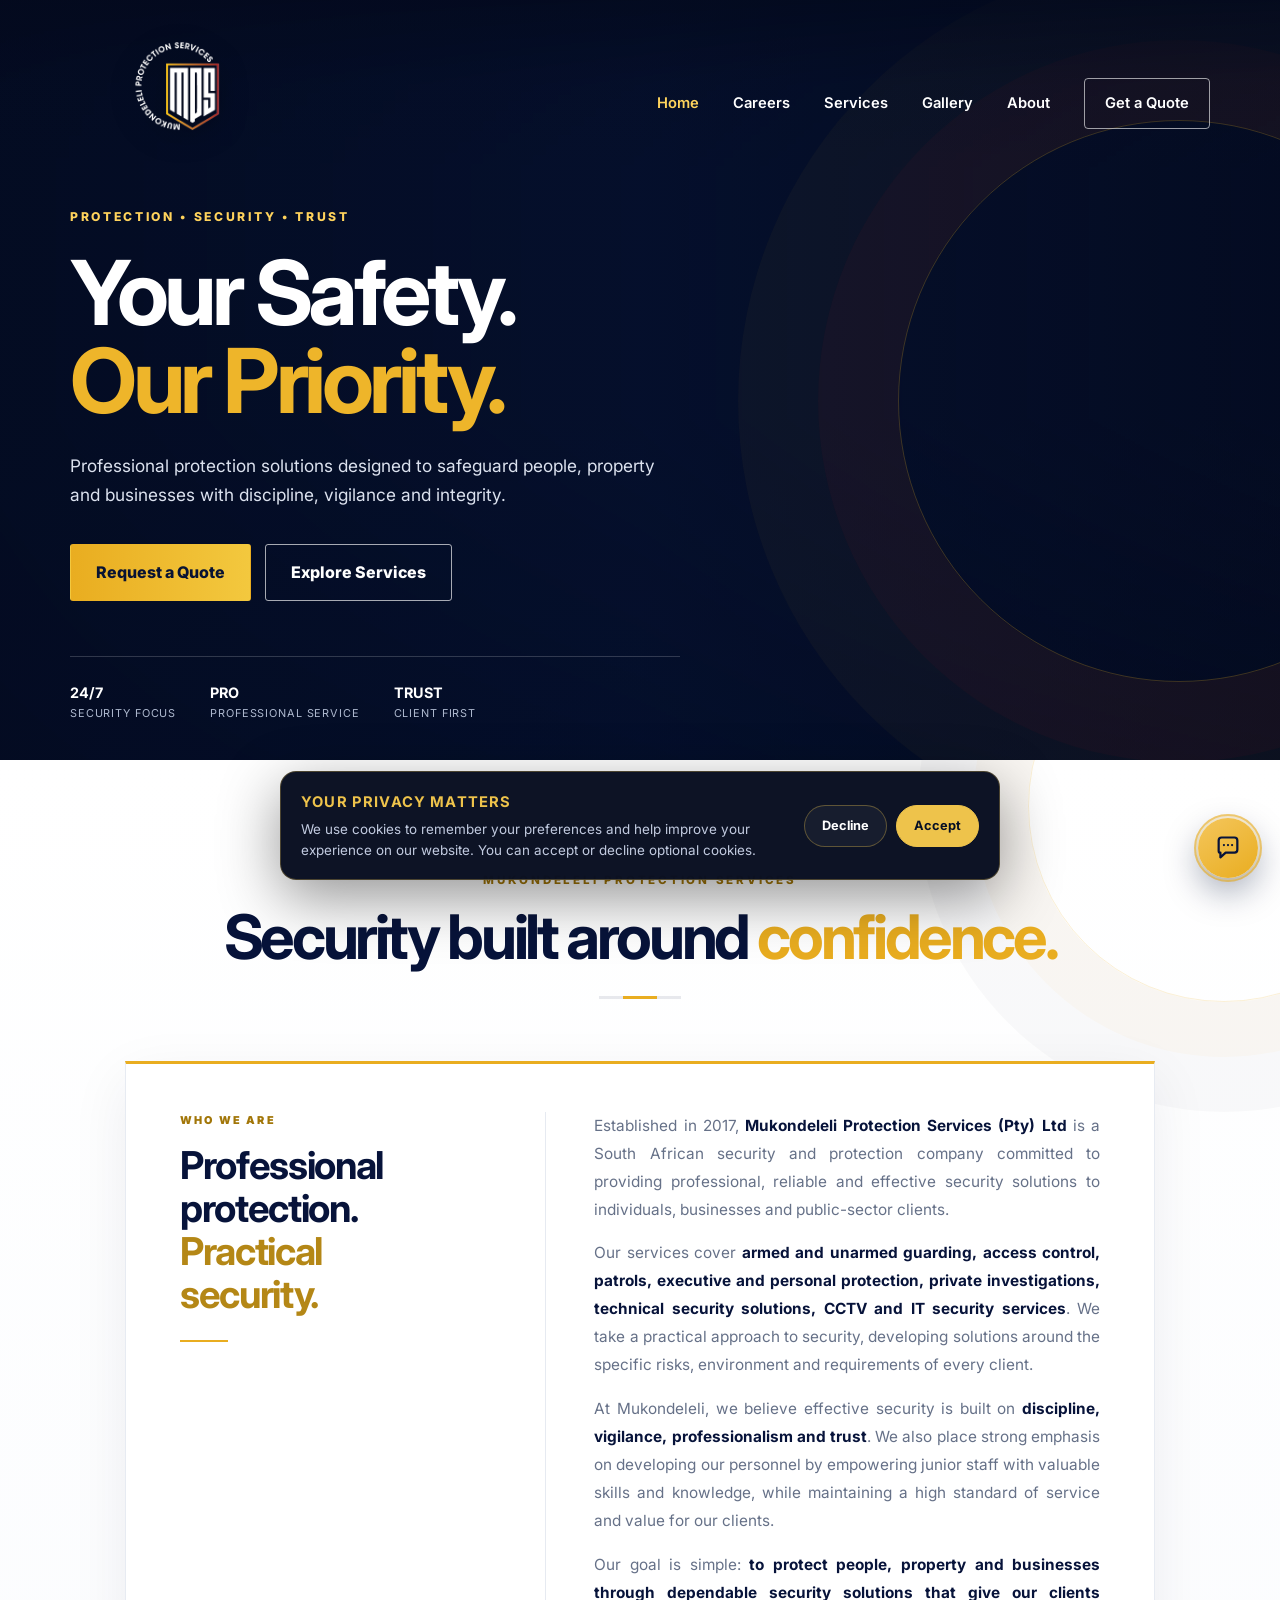
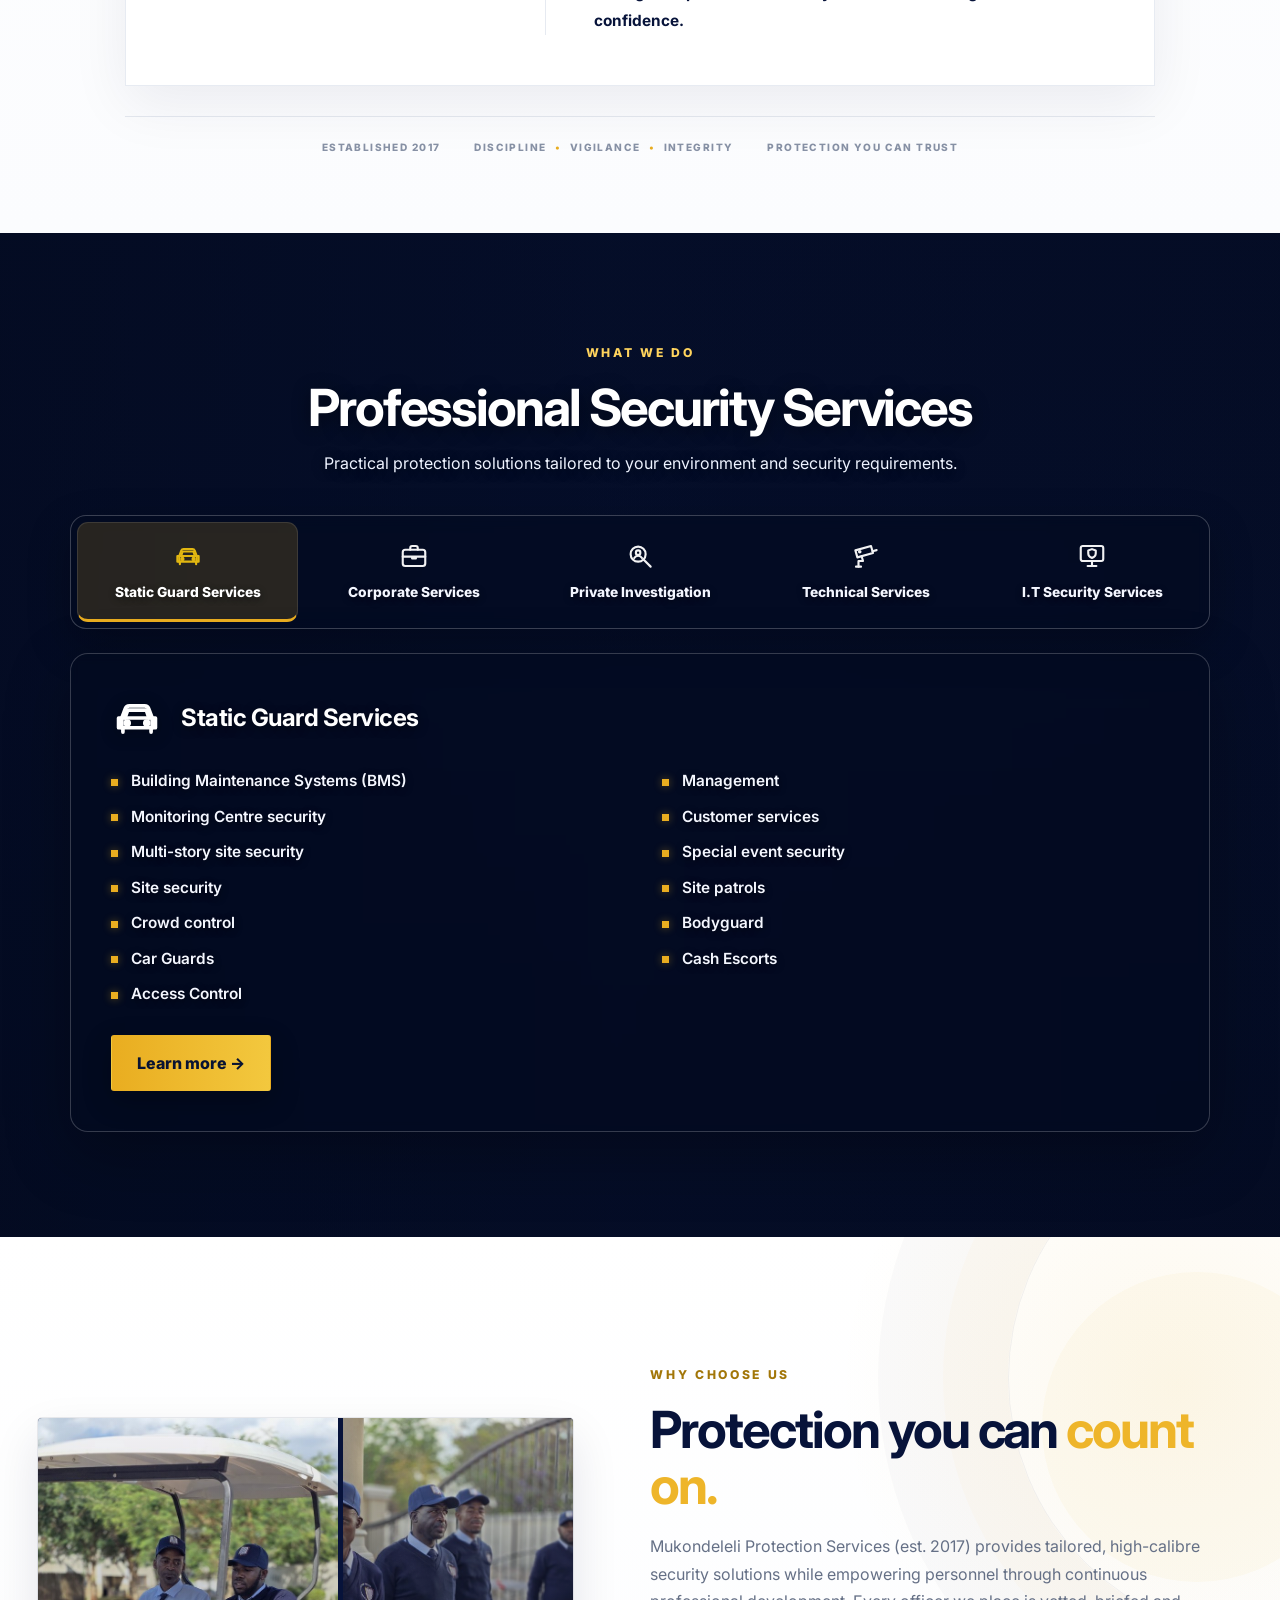
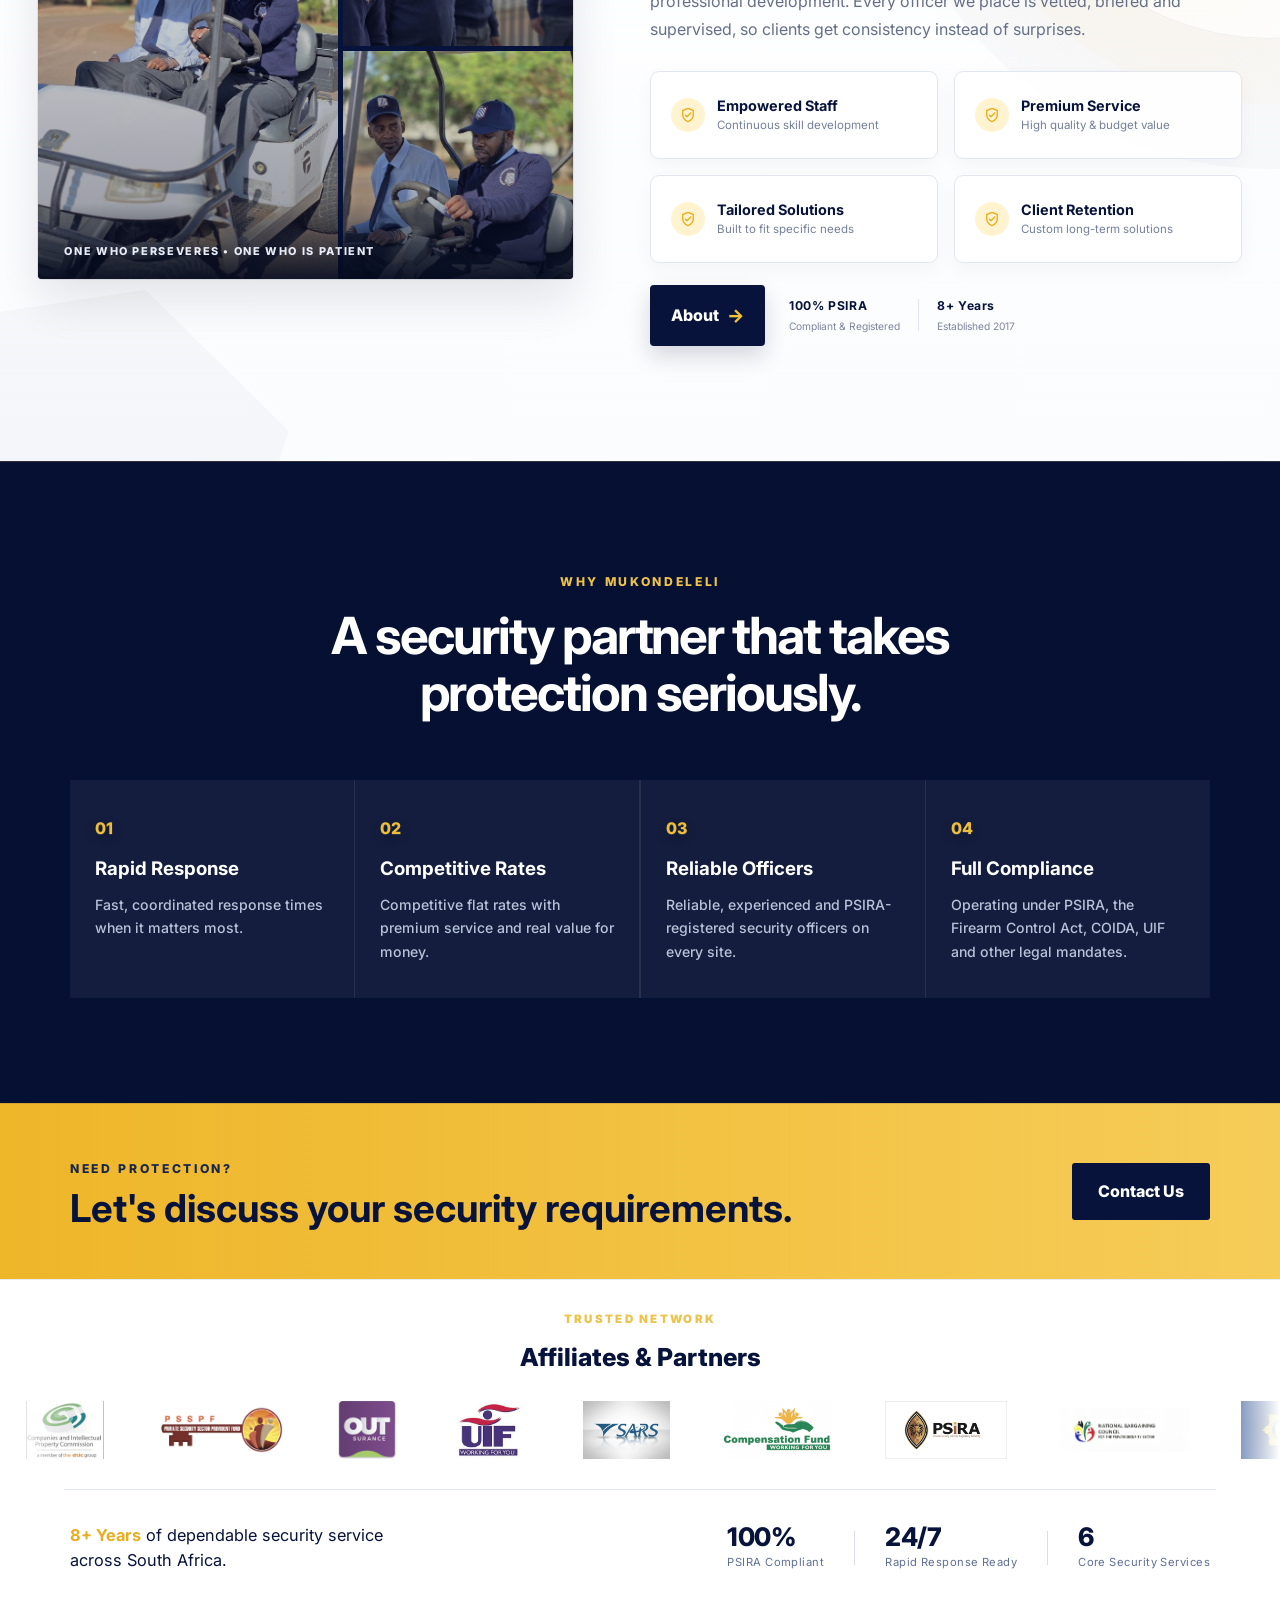
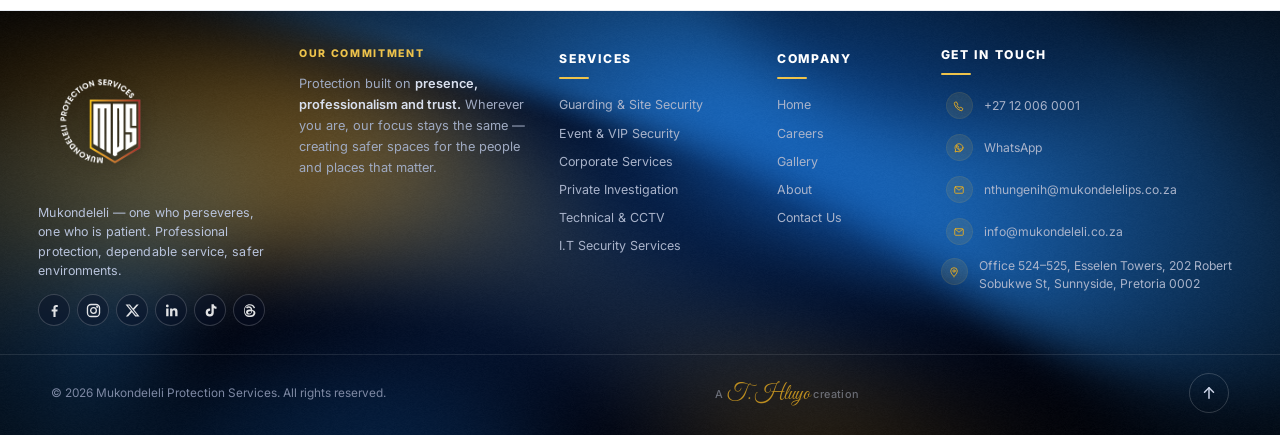
<file: index.html>
<!DOCTYPE html>

<html lang="en">
<head>
<meta charset="utf-8"/>
<meta content="width=device-width, initial-scale=1.0" name="viewport"/>
<title>Mukondeleli Protection Services | Professional Security in South Africa</title>
<meta content="Mukondeleli Protection Services delivers professional guarding, residential, commercial and event security across South Africa, built on discipline, vigilance and integrity." name="description"/>
<meta content="#07133a" name="theme-color"/>
<meta content="website" property="og:type"/>
<meta content="Mukondeleli Protection Services" property="og:title"/>
<meta content="Professional protection solutions for people, property and businesses across South Africa." property="og:description"/>
<meta content="favicon-512.png" property="og:image"/>
<link href="favicon-32.png" rel="icon" sizes="32x32" type="image/png"/>
<link href="favicon-192.png" rel="icon" sizes="192x192" type="image/png"/>
<link href="favicon-180.png" rel="apple-touch-icon"/>
<link href="https://fonts.googleapis.com" rel="preconnect"/>
<link crossorigin="" href="https://fonts.gstatic.com" rel="preconnect"/>
<link href="https://fonts.googleapis.com/css2?family=Great+Vibes&amp;family=Inter:wght@400;500;600;700;800&amp;display=swap" rel="stylesheet"/>
<link href="styles.css?v=20261029k" rel="stylesheet"/>
<link href="chat.css?v=1" rel="stylesheet"/>
</head>
<body class="page-home">
<header class="site-header">
<nav class="navbar container">
<a aria-label="Mukondeleli Protection Services home" class="brand" href="index.html">
<img alt="Mukondeleli Protection Services logo" src="logo-white.png"/>
</a>
<button aria-expanded="false" aria-label="Open navigation" class="menu-toggle">☰</button>
<div class="nav-links">
<a href="index.html">Home</a>
<a href="careers.html">Careers</a>
<a href="services.html">Services</a>
<a href="gallery.html">Gallery</a>
<a href="about.html">About</a>
<a class="nav-cta" href="contact.html">Get a Quote</a>
</div>
</nav>
</header>
<main>
<section class="hero" id="home">
<div aria-hidden="true" class="hero-bg">
<div class="hero-slide" style="background-image:url(hero-1.jpg)"></div>
<div class="hero-slide" style="background-image:url(hero-2.jpg)"></div>
</div>
<div class="hero-overlay"></div>
<div class="container hero-content">
<div class="hero-copy">
<span class="eyebrow">PROTECTION • SECURITY • TRUST</span>
<h1>Your Safety.<br/><span>Our Priority.</span></h1>
<p>Professional protection solutions designed to safeguard people, property and businesses with discipline, vigilance and integrity.</p>
<div class="hero-buttons">
<a class="btn btn-primary" href="contact.html">Request a Quote</a>
<a class="btn btn-outline" href="services.html">Explore Services</a>
</div>
<div class="hero-trust">
<div><strong>24/7</strong><span>Security Focus</span></div>
<div><strong>PRO</strong><span>Professional Service</span></div>
<div><strong>TRUST</strong><span>Client First</span></div>
</div>
</div>
</div>
</section>
<section class="intro intro-modern">
<div class="container">
<div class="intro-heading reveal">
<span class="section-label">MUKONDELELI PROTECTION SERVICES</span>
<h2>Security built around <span>confidence.</span></h2>
<div aria-hidden="true" class="intro-rule"><span></span></div>
</div>
<div class="who-we-are reveal">
<div class="who-title">
<span class="who-kicker">WHO WE ARE</span>
<h3>Professional protection. <span>Practical security.</span></h3>
<div aria-hidden="true" class="who-accent"></div>
</div>
<div class="intro-copy">
<p>Established in 2017, <strong>Mukondeleli Protection Services (Pty) Ltd</strong> is a South African security and protection company committed to providing professional, reliable and effective security solutions to individuals, businesses and public-sector clients.</p>
<p>Our services cover <strong>armed and unarmed guarding, access control, patrols, executive and personal protection, private investigations, technical security solutions, CCTV and IT security services</strong>. We take a practical approach to security, developing solutions around the specific risks, environment and requirements of every client.</p>
<p>At Mukondeleli, we believe effective security is built on <strong>discipline, vigilance, professionalism and trust</strong>. We also place strong emphasis on developing our personnel by empowering junior staff with valuable skills and knowledge, while maintaining a high standard of service and value for our clients.</p>
<p>Our goal is simple: <strong>to protect people, property and businesses through dependable security solutions that give our clients confidence.</strong></p>
</div>
</div>
<div class="intro-footer reveal">
<span>ESTABLISHED 2017</span>
<span>DISCIPLINE <b>•</b> VIGILANCE <b>•</b> INTEGRITY</span>
<span>PROTECTION YOU CAN TRUST</span>
</div>
</div>
</section>
<section class="section services" id="services">
<div aria-hidden="true" class="services-video-bg">
<video autoplay="" loop="" muted="" playsinline="" preload="metadata">
<source src="services-security-bg.mp4" type="video/mp4"/>
</video>
</div>
<div aria-hidden="true" class="services-video-overlay"></div>
<div class="container services-content">
<div class="section-heading reveal services-heading">
<span class="section-label">WHAT WE DO</span>
<h2>Professional Security Services</h2>
<p>Practical protection solutions tailored to your environment and security requirements.</p>
</div>
<div class="service-tabs reveal">
<input checked="" class="tab-input" id="tab-static" name="svc-tab" type="radio"/>
<input class="tab-input" id="tab-corp" name="svc-tab" type="radio"/>
<input class="tab-input" id="tab-inv" name="svc-tab" type="radio"/>
<input class="tab-input" id="tab-tech" name="svc-tab" type="radio"/>
<input class="tab-input" id="tab-it" name="svc-tab" type="radio"/>
<div class="tab-nav">
<label for="tab-static"><img alt="" class="tab-icon" src="https://img.icons8.com/ios-filled/50/ffffff/car-rental.png" onerror="this.onerror=null;this.src='images/icons/car.svg'"/><span>Static Guard Services</span></label>
<label for="tab-corp"><img alt="" class="tab-icon" src="https://img.icons8.com/ios-filled/50/ffffff/lawyer.png" onerror="this.onerror=null;this.src='images/icons/briefcase.svg'"/><span>Corporate Services</span></label>
<label for="tab-inv"><img alt="" class="tab-icon" src="https://img.icons8.com/glyph-neue/64/ffffff/policeman-male.png" onerror="this.onerror=null;this.src='images/icons/investigation.svg'"/><span>Private Investigation</span></label>
<label for="tab-tech"><img alt="" class="tab-icon" src="https://img.icons8.com/ink/48/ffffff/wallmount-camera.png" onerror="this.onerror=null;this.src='images/icons/cctv.svg'"/><span>Technical Services</span></label>
<label for="tab-it"><img alt="" class="tab-icon" src="https://img.icons8.com/external-itim2101-lineal-itim2101/64/ffffff/external-www-computer-technology-itim2101-lineal-itim2101.png" onerror="this.onerror=null;this.src='images/icons/it-security.svg'"/><span>I.T Security Services</span></label>
</div>
<div class="tab-panel panel-static">
<div class="panel-head"><img alt="" class="panel-icon" src="https://img.icons8.com/ios-filled/50/ffffff/car-rental.png" onerror="this.onerror=null;this.src='images/icons/car.svg'"/><h3>Static Guard Services</h3></div>
<ul class="service-list">
<li>Building Maintenance Systems (BMS)</li>
<li>Management</li>
<li>Monitoring Centre security</li>
<li>Customer services</li>
<li>Multi-story site security</li>
<li>Special event security</li>
<li>Site security</li>
<li>Site patrols</li>
<li>Crowd control</li>
<li>Bodyguard</li>
<li>Car Guards</li>
<li>Cash Escorts</li>
<li>Access Control</li>
</ul>
<a class="btn btn-primary" href="services.html" style="margin-top:30px">Learn more →</a>
</div>
<div class="tab-panel panel-corp">
<div class="panel-head"><img alt="" class="panel-icon" src="https://img.icons8.com/ios-filled/50/ffffff/lawyer.png" onerror="this.onerror=null;this.src='images/icons/briefcase.svg'"/><h3>Corporate Services</h3></div>
<ul class="service-list">
<li>Personal protection for executives and individuals</li>
<li>Electronic countermeasures (E.g. debugging)</li>
<li>Office and factory area protection</li>
<li>Fraud and embezzlement</li>
<li>Corporate security personnel</li>
</ul>
<a class="btn btn-primary" href="services.html" style="margin-top:30px">Learn more →</a>
</div>
<div class="tab-panel panel-inv">
<div class="panel-head"><img alt="" class="panel-icon" src="https://img.icons8.com/glyph-neue/64/ffffff/policeman-male.png" onerror="this.onerror=null;this.src='images/icons/investigation.svg'"/><h3>Private Investigation Services</h3></div>
<ul class="service-list">
<li>Surveillance</li>
<li>Fraud and Stealing</li>
<li>Locate Missing Persons</li>
<li>Undercover Operations</li>
</ul>
<a class="btn btn-primary" href="services.html" style="margin-top:30px">Learn more →</a>
</div>
<div class="tab-panel panel-tech">
<div class="panel-head"><img alt="" class="panel-icon" src="https://img.icons8.com/ink/48/ffffff/wallmount-camera.png" onerror="this.onerror=null;this.src='images/icons/cctv.svg'"/><h3>Technical Services</h3></div>
<ul class="service-list">
<li>CCTV Design and Installation</li>
<li>System Installation &amp; Commissioning</li>
<li>System Design and Specification</li>
<li>Maintenance/Service Calls</li>
</ul>
<a class="btn btn-primary" href="services.html" style="margin-top:30px">Learn more →</a>
</div>
<div class="tab-panel panel-it">
<div class="panel-head"><img alt="" class="panel-icon" src="https://img.icons8.com/external-itim2101-lineal-itim2101/64/ffffff/external-www-computer-technology-itim2101-lineal-itim2101.png" onerror="this.onerror=null;this.src='images/icons/it-security.svg'"/><h3>I.T Security Services</h3></div>
<ul class="service-list">
<li>Network/Internet Security</li>
<li>Data Recovery</li>
<li>IT Forensic</li>
<li>Telecommunication Services</li>
<li>LAN/WAN Installations</li>
</ul>
<a class="btn btn-primary" href="services.html" style="margin-top:30px">Learn more →</a>
</div>
</div>
</div>
</section>
<section class="section about" id="about">
<div class="container-wide about-grid">
<div class="about-visual reveal">
<div class="about-collage">
<div class="collage-tile tile-a" style="background-image:url(team-1.jpg)"></div>
<div class="collage-tile tile-b" style="background-image:url(team-2.jpg)"></div>
<div class="collage-tile tile-c" style="background-image:url(team-3.jpg)"></div>
<div class="collage-caption">ONE WHO PERSEVERES • ONE WHO IS PATIENT</div>
</div>
</div>
<div class="about-copy reveal">
<div aria-hidden="true" class="about-copy-glow"></div>
<span class="section-label">WHY CHOOSE US</span>
<h2>Protection you can <span>count on.</span></h2>
<p>Mukondeleli Protection Services (est. 2017) provides tailored, high-calibre security solutions while empowering personnel through continuous professional development. Every officer we place is vetted, briefed and supervised, so clients get consistency instead of surprises.</p>
<div aria-label="Why choose Mukondeleli Protection Services" class="check-list">
<article class="why-feature">
<span aria-hidden="true" class="why-feature-icon">
<svg focusable="false" viewbox="0 0 24 24"><path d="M12 3.2 19 6v5.4c0 4.4-2.8 7.9-7 9.4-4.2-1.5-7-5-7-9.4V6l7-2.8Z"></path><path d="m8.6 12.2 2.2 2.2 4.7-5"></path></svg>
</span>
<span><strong>Empowered Staff</strong><small>Continuous skill development</small></span>
</article>
<article class="why-feature">
<span aria-hidden="true" class="why-feature-icon">
<svg focusable="false" viewbox="0 0 24 24"><path d="M12 3.2 19 6v5.4c0 4.4-2.8 7.9-7 9.4-4.2-1.5-7-5-7-9.4V6l7-2.8Z"></path><path d="m8.6 12.2 2.2 2.2 4.7-5"></path></svg>
</span>
<span><strong>Premium Service</strong><small>High quality &amp; budget value</small></span>
</article>
<article class="why-feature">
<span aria-hidden="true" class="why-feature-icon">
<svg focusable="false" viewbox="0 0 24 24"><path d="M12 3.2 19 6v5.4c0 4.4-2.8 7.9-7 9.4-4.2-1.5-7-5-7-9.4V6l7-2.8Z"></path><path d="m8.6 12.2 2.2 2.2 4.7-5"></path></svg>
</span>
<span><strong>Tailored Solutions</strong><small>Built to fit specific needs</small></span>
</article>
<article class="why-feature">
<span aria-hidden="true" class="why-feature-icon">
<svg focusable="false" viewbox="0 0 24 24"><path d="M12 3.2 19 6v5.4c0 4.4-2.8 7.9-7 9.4-4.2-1.5-7-5-7-9.4V6l7-2.8Z"></path><path d="m8.6 12.2 2.2 2.2 4.7-5"></path></svg>
</span>
<span><strong>Client Retention</strong><small>Custom long-term solutions</small></span>
</article>
</div>
<div class="about-actions">
<a class="btn btn-about" href="about.html">About <span aria-hidden="true">→</span></a>
<div class="about-proof-group">
<div class="about-proof"><strong>100% PSIRA</strong><span>Compliant &amp; Registered</span></div>
<div aria-hidden="true" class="about-proof-divider"></div>
<div class="about-proof"><strong>8+ Years</strong><span>Established 2017</span></div>
</div>
</div>
</div>
</div>
</section>
<section class="section why-us" id="why-us">
<div aria-hidden="true" class="why-us-video-bg">
<video autoplay="" loop="" muted="" playsinline="" preload="metadata">
<source src="services-security-bg.mp4" type="video/mp4"/>
</video>
</div>
<div aria-hidden="true" class="why-us-video-overlay"></div>
<div class="container why-us-content">
<div class="section-heading light reveal">
<span class="section-label">WHY MUKONDELELI</span>
<h2>A security partner that takes protection seriously.</h2>
</div>
<div class="values-grid">
<div class="reveal"><span>01</span><h3>Rapid Response</h3><p>Fast, coordinated response times when it matters most.</p></div>
<div class="reveal"><span>02</span><h3>Competitive Rates</h3><p>Competitive flat rates with premium service and real value for money.</p></div>
<div class="reveal"><span>03</span><h3>Reliable Officers</h3><p>Reliable, experienced and PSIRA-registered security officers on every site.</p></div>
<div class="reveal"><span>04</span><h3>Full Compliance</h3><p>Operating under PSIRA, the Firearm Control Act, COIDA, UIF and other legal mandates.</p></div>
</div>
</div>
</section>
<section class="cta-banner">
<div class="container cta-inner reveal">
<div>
<span class="section-label">NEED PROTECTION?</span>
<h2>Let's discuss your security requirements.</h2>
</div>
<a class="btn btn-primary" href="contact.html">Contact Us</a>
</div>
</section>
<section aria-label="Affiliates and industry partners" class="affiliate-strip">
<div class="affiliate-heading">
<span>TRUSTED NETWORK</span>
<h2>Affiliates &amp; Partners</h2>
</div>
<div aria-label="Affiliate company logos" class="affiliate-marquee">
<div class="affiliate-track">
<div class="affiliate-set">
<img alt="Affiliate logo" src="affiliate-logos/20251005_104547.png"/>
<img alt="Affiliate logo" src="affiliate-logos/Screenshot-2025-10-29-100423-300x111.png"/>
<img alt="Affiliate logo" src="affiliate-logos/unnamed.png"/>
<img alt="UIF logo" src="affiliate-logos/UIF_large.jpg"/>
<img alt="SARS logo" src="affiliate-logos/SARS.png"/>
<img alt="Affiliate logo" src="affiliate-logos/posts-post-image-581.png"/>
<img alt="PSIRA logo" src="affiliate-logos/psira.jpg"/>
<img alt="NBCPSS logo" src="affiliate-logos/NBCPSS-Logo.jpg"/>
<img alt="SAPS logo" src="affiliate-logos/saps-logo.jpg"/>
<img alt="Affiliate logo" src="affiliate-logos/images (1).png"/>
<img alt="Affiliate logo" src="affiliate-logos/images.jpeg"/>
<img alt="Affiliate logo" src="affiliate-logos/images.png"/>
</div>
<div aria-hidden="true" class="affiliate-set">
<img alt="" src="affiliate-logos/20251005_104547.png"/>
<img alt="" src="affiliate-logos/Screenshot-2025-10-29-100423-300x111.png"/>
<img alt="" src="affiliate-logos/unnamed.png"/>
<img alt="" src="affiliate-logos/UIF_large.jpg"/>
<img alt="" src="affiliate-logos/SARS.png"/>
<img alt="" src="affiliate-logos/posts-post-image-581.png"/>
<img alt="" src="affiliate-logos/psira.jpg"/>
<img alt="" src="affiliate-logos/NBCPSS-Logo.jpg"/>
<img alt="" src="affiliate-logos/saps-logo.jpg"/>
<img alt="" src="affiliate-logos/images (1).png"/>
<img alt="" src="affiliate-logos/images.jpeg"/>
<img alt="" src="affiliate-logos/images.png"/>
</div>
</div>
</div>
<div class="footer-stats">
<div class="container footer-stats-inner">
<p class="footer-stats-lead"><strong>8+ Years</strong> of dependable security service across South Africa.</p>
<div class="footer-stats-row">
<div class="footer-stat"><strong>100%</strong><span>PSIRA Compliant</span></div>
<div aria-hidden="true" class="footer-stat-divider"></div>
<div class="footer-stat"><strong>24/7</strong><span>Rapid Response Ready</span></div>
<div aria-hidden="true" class="footer-stat-divider"></div>
<div class="footer-stat"><strong>6</strong><span>Core Security Services</span></div>
</div>
</div>
</div>
</section>
</main>
<footer><canvas class="footer-velaris" aria-hidden="true"></canvas>
<div class="footer-visual-bg footer-nebula" aria-hidden="true"><div class="footer-nebula-orb footer-orb-1"></div><div class="footer-nebula-orb footer-orb-2"></div><div class="footer-nebula-orb footer-orb-3"></div><div class="footer-nebula-glow"></div></div>
<div class="container footer-main">
<div class="footer-brand">
<img alt="Mukondeleli Protection Services logo" class="footer-logo" src="logo-white.png"/>
<p>Mukondeleli — one who perseveres, one who is patient. Professional protection, dependable service, safer environments.</p>
<div aria-label="Follow Mukondeleli Protection Services on social media" class="footer-social">
<a aria-label="Facebook" href="https://www.facebook.com/MukondeleliProtectionServices" rel="noopener noreferrer" target="_blank" title="Facebook">
<img alt="" aria-hidden="true" class="footer-social-icon" src="https://img.icons8.com/ios-filled/50/ffffff/facebook-new.png" onerror="this.onerror=null;this.src='images/icons/facebook.svg'"/>
</a>
<a aria-label="Instagram" href="https://www.instagram.com/Mukondeleli_Protection_Service/" rel="noopener noreferrer" target="_blank" title="Instagram">
<img alt="" aria-hidden="true" class="footer-social-icon" src="https://img.icons8.com/ios-filled/50/ffffff/instagram-new.png" onerror="this.onerror=null;this.src='images/icons/instagram.svg'"/>
</a>
<a aria-label="X (Twitter)" href="https://x.com/MukondeleliProt" rel="noopener noreferrer" target="_blank" title="X (Twitter)">
<img alt="" aria-hidden="true" class="footer-social-icon" src="https://img.icons8.com/ios-filled/50/ffffff/twitterx--v2.png" onerror="this.onerror=null;this.src='images/icons/x.svg'"/>
</a>

<a aria-label="LinkedIn" href="https://www.linkedin.com/in/hulisani-nthungeni-3837b9207" rel="noopener noreferrer" target="_blank" title="LinkedIn">
<img alt="" aria-hidden="true" class="footer-social-icon" src="https://img.icons8.com/ios-filled/50/ffffff/linkedin.png" onerror="this.onerror=null;this.src='images/icons/linkedin.svg'"/>
</a>
<a aria-label="TikTok" href="https://www.tiktok.com/@mukondeleli.prote?_r=1&_t=ZS-99wnbx4vUBR" rel="noopener noreferrer" target="_blank" title="TikTok">
<img alt="" aria-hidden="true" class="footer-social-icon" src="https://img.icons8.com/ios-filled/50/ffffff/tiktok--v1.png" onerror="this.onerror=null;this.src='images/icons/tiktok.svg'"/>
</a>
<a aria-label="Threads" href="https://www.threads.com/@mukondeleli_protection_service" rel="noopener noreferrer" target="_blank" title="Threads">
<img alt="" aria-hidden="true" class="footer-social-icon" src="https://img.icons8.com/ios-filled/50/ffffff/threads.png" onerror="this.onerror=null;this.src='images/icons/threads.svg'"/>
</a>
</div>
</div>
<div class="footer-promise" aria-label="Our commitment">
<span class="footer-promise-kicker">OUR COMMITMENT</span>
<p>Protection built on <strong>presence, professionalism and trust.</strong> Wherever you are, our focus stays the same — creating safer spaces for the people and places that matter.</p>
</div>
<nav aria-label="Services" class="footer-col">
<h4>Services</h4>
<a href="services.html#guarding">Guarding &amp; Site Security</a>
<a href="services.html#events">Event &amp; VIP Security</a>
<a href="services.html#corporate">Corporate Services</a>
<a href="services.html#investigation">Private Investigation</a>
<a href="services.html#cctv">Technical &amp; CCTV</a>
<a href="services.html#it-security">I.T Security Services</a>
</nav>
<nav aria-label="Company" class="footer-col">
<h4>Company</h4>
<a href="index.html">Home</a>
<a href="careers.html">Careers</a>
<a href="gallery.html">Gallery</a>
<a href="about.html">About</a>
<a href="contact.html">Contact Us</a>
</nav>
<div class="footer-col footer-contact-col">
<h4>Get In Touch</h4>
<div class="footer-contact-grid">
<a class="footer-contact-item" href="tel:+27120060001"><span aria-hidden="true" class="footer-contact-icon"><svg focusable="false" viewbox="0 0 24 24"><path d="M7.2 4.5 9.7 9l-2 1.7a11.4 11.4 0 0 0 5.6 5.6l1.7-2 4.5 2.5-.6 3a2 2 0 0 1-2.2 1.6C10 20.4 3.6 14 2.6 6.6a2 2 0 0 1 1.6-2.2Z"></path></svg></span><span>+27 12 006 0001</span></a><a class="footer-contact-item" href="https://wa.me/27796540862" rel="noopener noreferrer" target="_blank"><span aria-hidden="true" class="footer-contact-icon"><svg focusable="false" viewbox="0 0 24 24"><path d="M20 11.7a8 8 0 0 1-11.8 7L4 20l1.4-4A8 8 0 1 1 20 11.7Z"></path><path d="M8.5 8.2c.3-.5.6-.5.9-.5h.4c.2 0 .4.1.5.4l.7 1.7c.1.3.1.5-.1.7l-.5.7c-.2.2-.2.4 0 .7.7 1.2 1.7 2.2 3 2.8.3.1.5.1.7-.1l.8-1c.2-.2.4-.3.7-.2l1.8.8c.3.1.4.3.4.5 0 .3-.2 1.4-.8 1.9-.5.5-1.3.8-2.1.7-1.2-.2-2.7-.7-4.4-2.2-2-1.7-3.2-3.9-3.6-5.2-.4-1.3.1-2.4.6-2.9Z"></path></svg></span><span>WhatsApp</span></a><a class="footer-contact-item" href="mailto:nthungenih@mukondelelips.co.za"><span aria-hidden="true" class="footer-contact-icon"><svg focusable="false" viewbox="0 0 24 24"><rect height="13" rx="1.6" width="17" x="3.5" y="5.5"></rect><path d="m4.5 6.5 7.5 6 7.5-6"></path></svg></span><span>nthungenih@mukondelelips.co.za</span></a><a class="footer-contact-item" href="mailto:info@mukondeleli.co.za"><span aria-hidden="true" class="footer-contact-icon"><svg focusable="false" viewbox="0 0 24 24"><rect height="13" rx="1.6" width="17" x="3.5" y="5.5"></rect><path d="m4.5 6.5 7.5 6 7.5-6"></path></svg></span><span>info@mukondeleli.co.za</span></a><a class="footer-contact-item footer-contact-wide" href="https://www.google.com/maps/search/?api=1&amp;query=Office+524-525%2C+Esselen+Towers%2C+202+Robert+Sobukwe+St%2C+Sunnyside%2C+Pretoria+0002" rel="noopener noreferrer" target="_blank"><span aria-hidden="true" class="footer-contact-icon"><svg focusable="false" viewbox="0 0 24 24"><path d="M12 21s6.6-5.9 6.6-11A6.6 6.6 0 1 0 5.4 10c0 5.1 6.6 11 6.6 11Z"></path><circle cx="12" cy="10" r="2.4"></circle></svg></span><span>Office 524–525, Esselen Towers, 202 Robert Sobukwe St, Sunnyside, Pretoria 0002</span></a></div>
<form aria-label="Subscribe for updates" class="footer-subscribe" id="footerSubscribeForm">
<label for="footer-email">Stay updated</label>
<div class="footer-subscribe-row">
<input autocomplete="email" id="footer-email" name="email" placeholder="Your email address" required="" type="email"/>
<button type="submit">Submit</button>
</div>
<p class="footer-subscribe-note" id="footerSubscribeMessage"></p>
</form>
</div>
</div>
<div class="container footer-bottom">
<span>© <span id="year">2026</span> Mukondeleli Protection Services. All rights reserved.</span>
<span class="footer-signature" title="Website by Terrence Hluyo">A <span class="footer-signature-name">T.&nbsp;Hluyo</span> creation</span>
<button aria-label="Back to top" class="back-to-top" id="backToTop" type="button">
<svg focusable="false" viewbox="0 0 24 24"><path d="M12 19V5"></path><path d="m6 11 6-6 6 6"></path></svg>
</button>
</div>
</footer>
<script src="script.js?v=20261029c"></script>
<script src="chat.js?v=1" defer></script>

<div class="cookie-consent" id="cookieConsent" role="dialog" aria-live="polite" aria-label="Cookie consent" aria-hidden="true">
  <div class="cookie-consent-inner">
    <div class="cookie-consent-copy">
      <h2 class="cookie-consent-title">Your privacy matters</h2>
      <p>We use cookies to remember your preferences and help improve your experience on our website. You can accept or decline optional cookies.</p>
    </div>
    <div class="cookie-consent-actions">
      <button class="cookie-btn cookie-btn-secondary" type="button" data-cookie-choice="declined">Decline</button>
      <button class="cookie-btn cookie-btn-primary" type="button" data-cookie-choice="accepted">Accept</button>
    </div>
  </div>
</div>

</body>
</html>
</file>
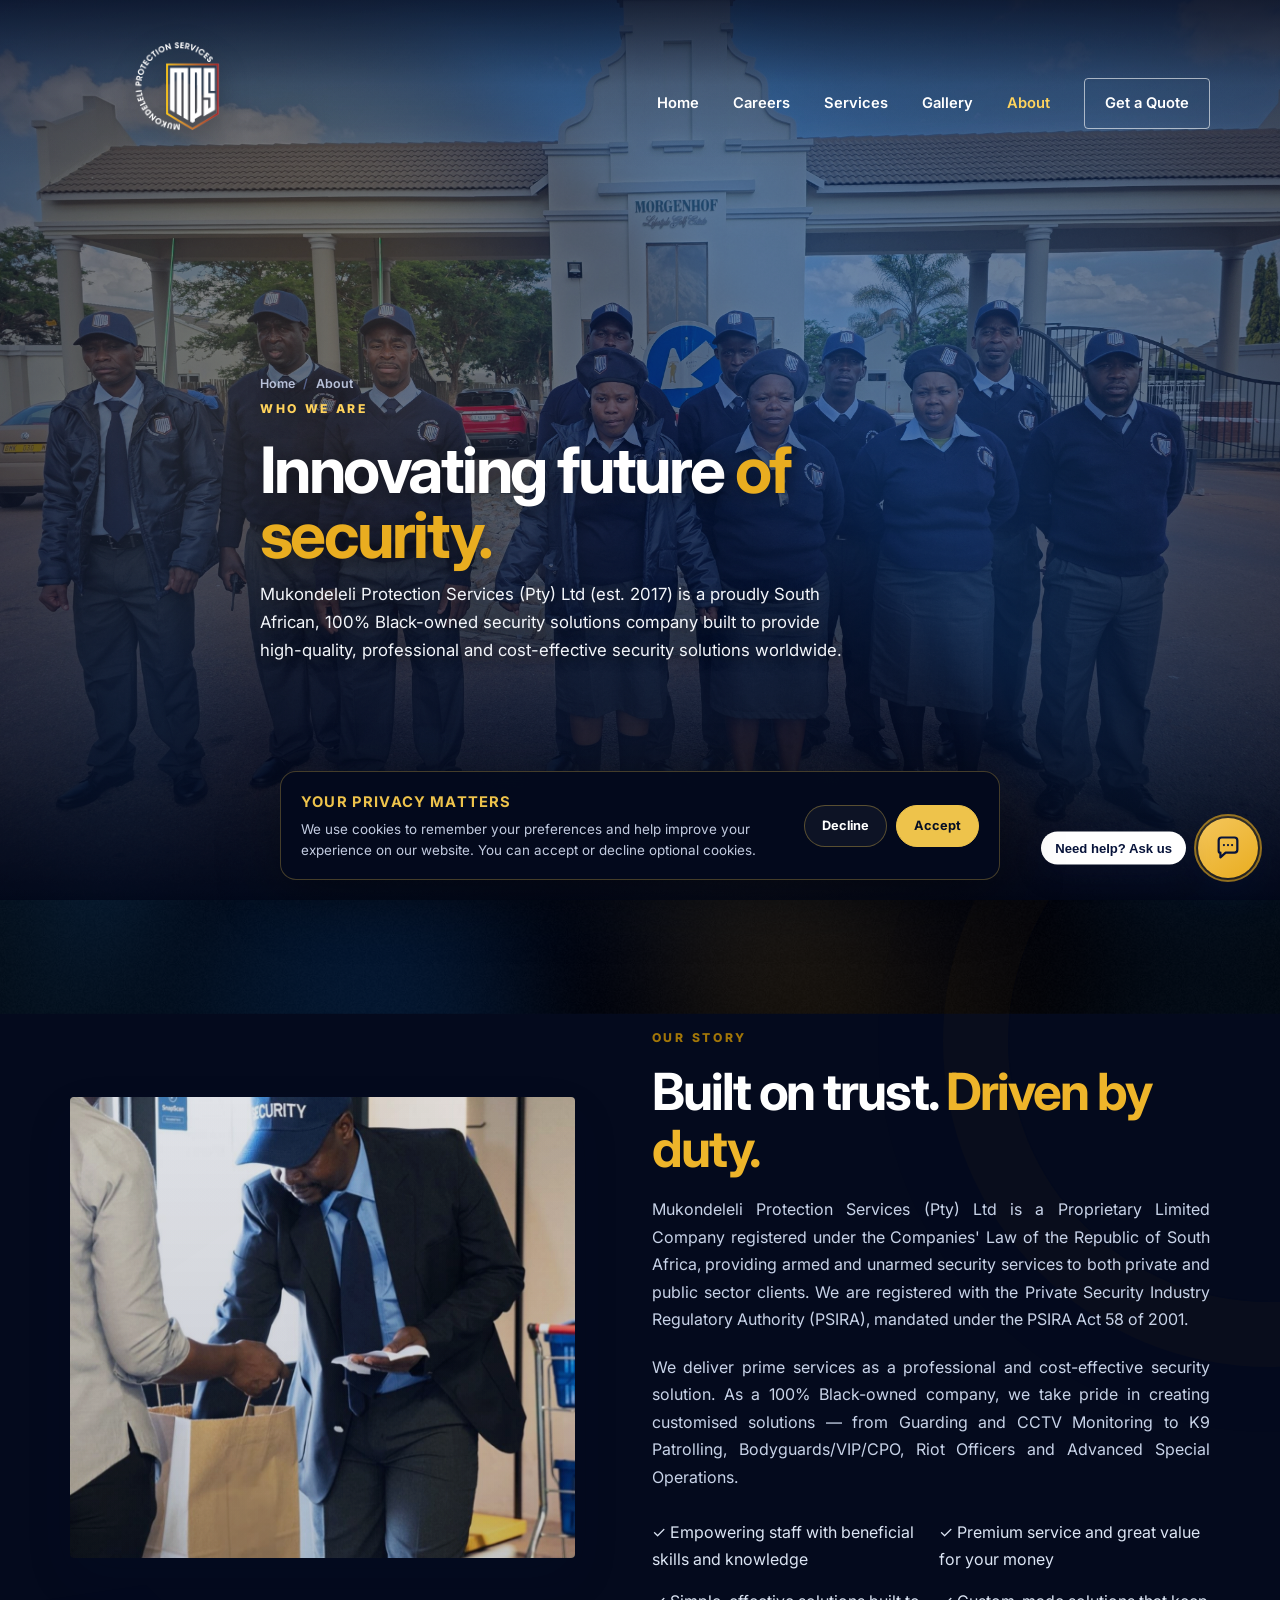
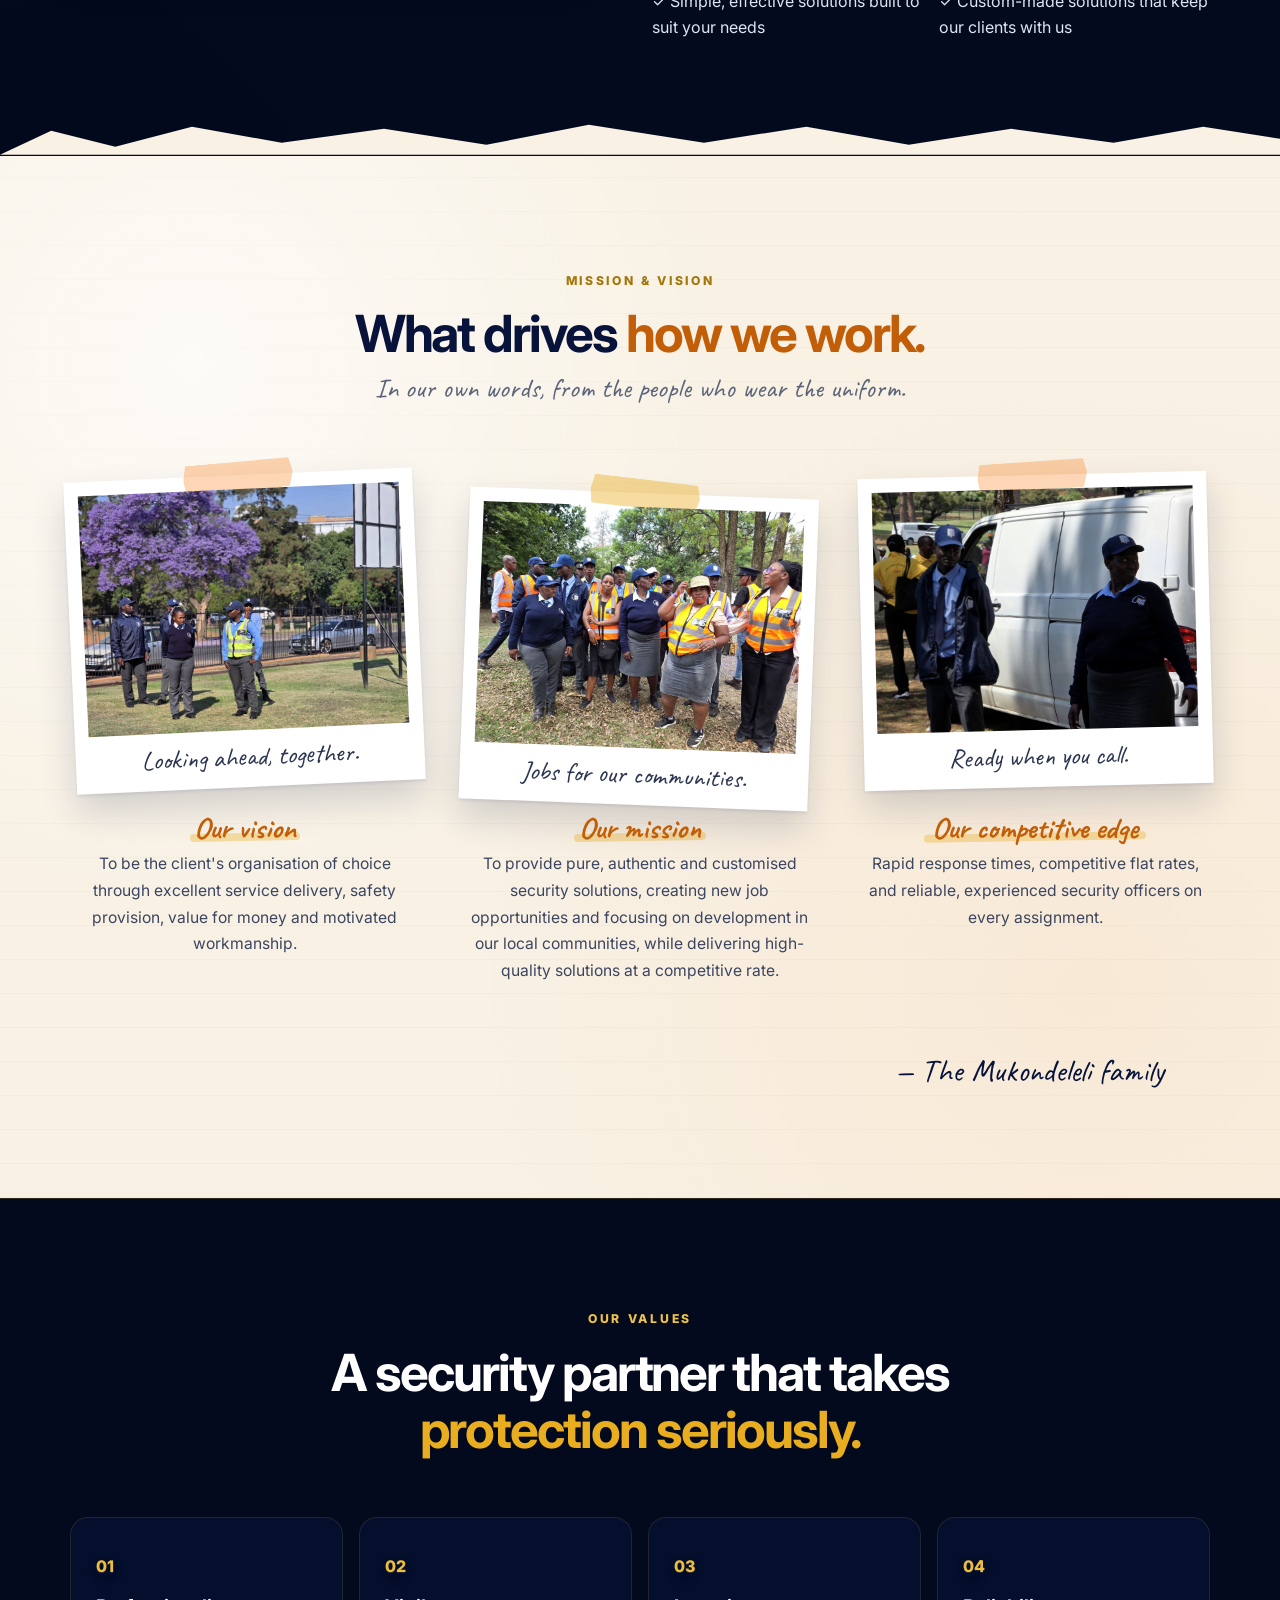
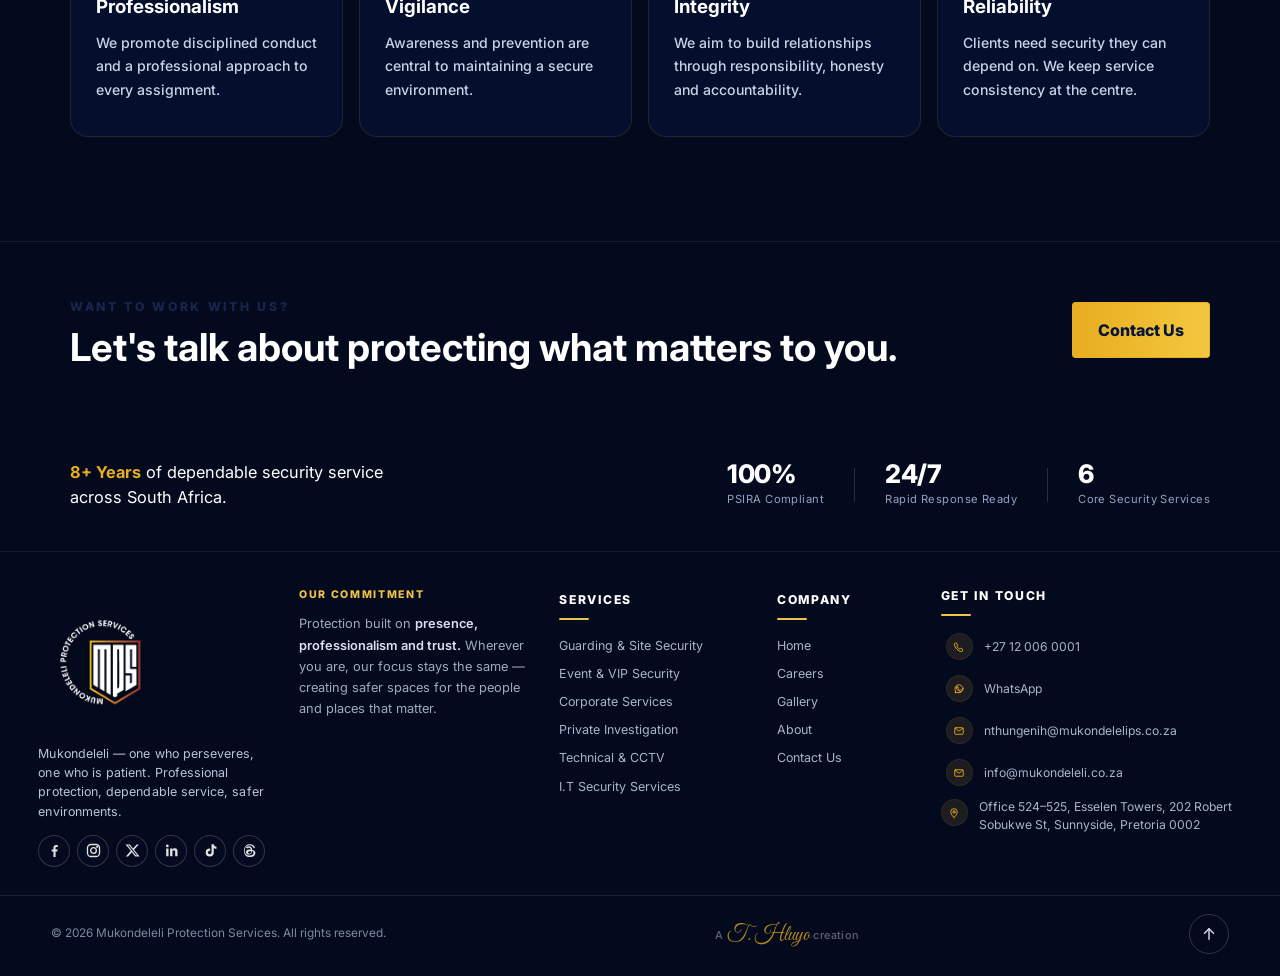
<file: about.html>
<!DOCTYPE html>

<html lang="en">
<head>
<meta charset="utf-8"/>
<meta content="width=device-width, initial-scale=1.0" name="viewport"/>
<title>About</title>
<meta content="Learn about Mukondeleli Protection Services — our mission, values and approach to delivering dependable, professional security across South Africa." name="description"/>
<meta content="#07133a" name="theme-color"/>
<link href="favicon-32.png" rel="icon" sizes="32x32" type="image/png"/>
<link href="favicon-192.png" rel="icon" sizes="192x192" type="image/png"/>
<link href="favicon-180.png" rel="apple-touch-icon"/>
<link href="https://fonts.googleapis.com" rel="preconnect"/>
<link crossorigin="" href="https://fonts.gstatic.com" rel="preconnect"/>
<link href="https://fonts.googleapis.com/css2?family=Caveat:wght@600;700&amp;family=Great+Vibes&amp;family=Inter:wght@400;500;600;700;800&amp;display=swap" rel="stylesheet"/>
<link href="styles.css?v=20261029k" rel="stylesheet"/>
<link href="chat.css?v=1" rel="stylesheet"/>
<link href="about.css?v=20261029e" rel="stylesheet"/>
</head>
<body class="page-about">
<header class="site-header">
<nav class="navbar container">
<a aria-label="Mukondeleli Protection Services home" class="brand" href="index.html">
<img alt="Mukondeleli Protection Services logo" src="logo-white.png"/>
</a>
<button aria-expanded="false" aria-label="Open navigation" class="menu-toggle">☰</button>
<div class="nav-links">
<a href="index.html">Home</a>
<a href="careers.html">Careers</a>
<a href="services.html">Services</a>
<a href="gallery.html">Gallery</a>
<a href="about.html">About</a>
<a class="nav-cta" href="contact.html">Get a Quote</a>
</div>
</nav>
</header>
<main>
<section class="page-hero about-photo-hero">
<div class="container page-hero-content">
<div class="breadcrumb"><a href="index.html">Home</a><span>/</span>About</div>
<span class="eyebrow">WHO WE ARE</span>
<h1>Innovating future <span class="heading-gold">of security.</span></h1>
<p>Mukondeleli Protection Services (Pty) Ltd (est. 2017) is a proudly South African, 100% Black-owned security solutions company built to provide high-quality, professional and cost-effective security solutions worldwide.</p>
</div>
</section>
<div class="about-continuous">
<canvas class="about-velaris-canvas" id="aboutVelarisCanvas" aria-hidden="true"></canvas><div class="about-velaris-vignette" aria-hidden="true"></div>
<div class="about-flow">
<section class="section about">
<div class="container about-grid">
<div class="about-visual reveal">


</div>
<div class="about-copy reveal">
<span class="section-label">OUR STORY</span>
<h2>Built on trust. <span>Driven by duty.</span></h2>
<p>Mukondeleli Protection Services (Pty) Ltd is a Proprietary Limited Company registered under the Companies' Law of the Republic of South Africa, providing armed and unarmed security services to both private and public sector clients. We are registered with the Private Security Industry Regulatory Authority (PSIRA), mandated under the PSIRA Act 58 of 2001.</p>
<p>We deliver prime services as a professional and cost-effective security solution. As a 100% Black-owned company, we take pride in creating customised solutions — from Guarding and CCTV Monitoring to K9 Patrolling, Bodyguards/VIP/CPO, Riot Officers and Advanced Special Operations.</p>
<div class="check-list">
<div>✓ Empowering staff with beneficial skills and knowledge</div>
<div>✓ Premium service and great value for your money</div>
<div>✓ Simple, effective solutions built to suit your needs</div>
<div>✓ Custom-made solutions that keep our clients with us</div>
</div>
</div>
</div>
</section>
<section class="section about-humane">
<div class="container">
<div class="about-humane-head reveal">
<span class="section-label">MISSION &amp; VISION</span>
<h2>What drives <span>how we work.</span></h2>
<p class="about-humane-sub">In our own words, from the people who wear the uniform.</p>
</div>
<div class="about-humane-grid">
<article class="about-note reveal">
<figure class="about-polaroid tilt-left"><span class="about-tape" aria-hidden="true"></span><img alt="Mukondeleli officers together beside the jacaranda trees" loading="lazy" src="images/about/vision.jpg"/><figcaption>Looking ahead, together.</figcaption></figure>
<div class="about-note-body">
<span class="about-note-kicker">Our vision</span>
<p>To be the client's organisation of choice through excellent service delivery, safety provision, value for money and motivated workmanship.</p>
</div>
</article>
<article class="about-note reveal">
<figure class="about-polaroid tilt-right"><span class="about-tape" aria-hidden="true"></span><img alt="The full Mukondeleli team in uniform and vests" loading="lazy" src="images/about/mission.jpg"/><figcaption>Jobs for our communities.</figcaption></figure>
<div class="about-note-body">
<span class="about-note-kicker">Our mission</span>
<p>To provide pure, authentic and customised security solutions, creating new job opportunities and focusing on development in our local communities, while delivering high-quality solutions at a competitive rate.</p>
</div>
</article>
<article class="about-note reveal">
<figure class="about-polaroid tilt-left-soft"><span class="about-tape" aria-hidden="true"></span><img alt="Mukondeleli officers on duty beside a deployment vehicle" loading="lazy" src="images/about/edge.jpg"/><figcaption>Ready when you call.</figcaption></figure>
<div class="about-note-body">
<span class="about-note-kicker">Our competitive edge</span>
<p>Rapid response times, competitive flat rates, and reliable, experienced security officers on every assignment.</p>
</div>
</article>
</div>
<p class="about-humane-sign reveal">— The Mukondeleli family</p>
</div>
</section>
<section class="section why-us">
<div class="container">
<div class="section-heading light reveal">
<span class="section-label">OUR VALUES</span>
<h2>A security partner that takes <span class="heading-gold">protection seriously.</span></h2>
</div>
<div class="values-grid">
<div class="reveal"><span>01</span><h3>Professionalism</h3><p>We promote disciplined conduct and a professional approach to every assignment.</p></div>
<div class="reveal"><span>02</span><h3>Vigilance</h3><p>Awareness and prevention are central to maintaining a secure environment.</p></div>
<div class="reveal"><span>03</span><h3>Integrity</h3><p>We aim to build relationships through responsibility, honesty and accountability.</p></div>
<div class="reveal"><span>04</span><h3>Reliability</h3><p>Clients need security they can depend on. We keep service consistency at the centre.</p></div>
</div>
</div>
</section>
<section class="cta-banner">
<div class="container cta-inner reveal">
<div>
<span class="section-label">WANT TO WORK WITH US?</span>
<h2>Let's talk about protecting what matters to you.</h2>
</div>
<a class="btn btn-primary" href="contact.html">Contact Us</a>
</div>
</section>
</div>
</div>
</main>
<footer>
<div class="footer-visual-bg footer-nebula" aria-hidden="true"><div class="footer-nebula-orb footer-orb-1"></div><div class="footer-nebula-orb footer-orb-2"></div><div class="footer-nebula-orb footer-orb-3"></div><div class="footer-nebula-glow"></div></div>
<div class="footer-stats">
<div class="container footer-stats-inner">
<p class="footer-stats-lead"><strong>8+ Years</strong> of dependable security service across South Africa.</p>
<div class="footer-stats-row">
<div class="footer-stat"><strong>100%</strong><span>PSIRA Compliant</span></div>
<div aria-hidden="true" class="footer-stat-divider"></div>
<div class="footer-stat"><strong>24/7</strong><span>Rapid Response Ready</span></div>
<div aria-hidden="true" class="footer-stat-divider"></div>
<div class="footer-stat"><strong>6</strong><span>Core Security Services</span></div>
</div>
</div>
</div>
<div class="container footer-main">

<div class="footer-brand">
<img alt="Mukondeleli Protection Services logo" class="footer-logo" src="logo-white.png"/>
<p>Mukondeleli — one who perseveres, one who is patient. Professional protection, dependable service, safer environments.</p>
<div aria-label="Follow Mukondeleli Protection Services on social media" class="footer-social">
<a aria-label="Facebook" href="https://www.facebook.com/MukondeleliProtectionServices" rel="noopener noreferrer" target="_blank" title="Facebook">
<img alt="" aria-hidden="true" class="footer-social-icon" src="https://img.icons8.com/ios-filled/50/ffffff/facebook-new.png" onerror="this.onerror=null;this.src='images/icons/facebook.svg'"/>
</a>
<a aria-label="Instagram" href="https://www.instagram.com/Mukondeleli_Protection_Service/" rel="noopener noreferrer" target="_blank" title="Instagram">
<img alt="" aria-hidden="true" class="footer-social-icon" src="https://img.icons8.com/ios-filled/50/ffffff/instagram-new.png" onerror="this.onerror=null;this.src='images/icons/instagram.svg'"/>
</a>
<a aria-label="X (Twitter)" href="https://x.com/MukondeleliProt" rel="noopener noreferrer" target="_blank" title="X (Twitter)">
<img alt="" aria-hidden="true" class="footer-social-icon" src="https://img.icons8.com/ios-filled/50/ffffff/twitterx--v2.png" onerror="this.onerror=null;this.src='images/icons/x.svg'"/>
</a>

<a aria-label="LinkedIn" href="https://www.linkedin.com/in/hulisani-nthungeni-3837b9207" rel="noopener noreferrer" target="_blank" title="LinkedIn">
<img alt="" aria-hidden="true" class="footer-social-icon" src="https://img.icons8.com/ios-filled/50/ffffff/linkedin.png" onerror="this.onerror=null;this.src='images/icons/linkedin.svg'"/>
</a>
<a aria-label="TikTok" href="https://www.tiktok.com/@mukondeleli.prote?_r=1&_t=ZS-99wnbx4vUBR" rel="noopener noreferrer" target="_blank" title="TikTok">
<img alt="" aria-hidden="true" class="footer-social-icon" src="https://img.icons8.com/ios-filled/50/ffffff/tiktok--v1.png" onerror="this.onerror=null;this.src='images/icons/tiktok.svg'"/>
</a>
<a aria-label="Threads" href="https://www.threads.com/@mukondeleli_protection_service" rel="noopener noreferrer" target="_blank" title="Threads">
<img alt="" aria-hidden="true" class="footer-social-icon" src="https://img.icons8.com/ios-filled/50/ffffff/threads.png" onerror="this.onerror=null;this.src='images/icons/threads.svg'"/>
</a>
</div>
</div>
<div class="footer-promise" aria-label="Our commitment">
<span class="footer-promise-kicker">OUR COMMITMENT</span>
<p>Protection built on <strong>presence, professionalism and trust.</strong> Wherever you are, our focus stays the same — creating safer spaces for the people and places that matter.</p>
</div>
<nav aria-label="Services" class="footer-col">
<h4>Services</h4>
<a href="services.html#guarding">Guarding &amp; Site Security</a>
<a href="services.html#events">Event &amp; VIP Security</a>
<a href="services.html#corporate">Corporate Services</a>
<a href="services.html#investigation">Private Investigation</a>
<a href="services.html#cctv">Technical &amp; CCTV</a>
<a href="services.html#it-security">I.T Security Services</a>
</nav>
<nav aria-label="Company" class="footer-col">
<h4>Company</h4>
<a href="index.html">Home</a>
<a href="careers.html">Careers</a>
<a href="gallery.html">Gallery</a>
<a href="about.html">About</a>
<a href="contact.html">Contact Us</a>
</nav>
<div class="footer-col footer-contact-col">
<h4>Get In Touch</h4>
<div class="footer-contact-grid">
<a class="footer-contact-item" href="tel:+27120060001"><span aria-hidden="true" class="footer-contact-icon"><svg focusable="false" viewbox="0 0 24 24"><path d="M7.2 4.5 9.7 9l-2 1.7a11.4 11.4 0 0 0 5.6 5.6l1.7-2 4.5 2.5-.6 3a2 2 0 0 1-2.2 1.6C10 20.4 3.6 14 2.6 6.6a2 2 0 0 1 1.6-2.2Z"></path></svg></span><span>+27 12 006 0001</span></a><a class="footer-contact-item" href="https://wa.me/27796540862" rel="noopener noreferrer" target="_blank"><span aria-hidden="true" class="footer-contact-icon"><svg focusable="false" viewbox="0 0 24 24"><path d="M20 11.7a8 8 0 0 1-11.8 7L4 20l1.4-4A8 8 0 1 1 20 11.7Z"></path><path d="M8.5 8.2c.3-.5.6-.5.9-.5h.4c.2 0 .4.1.5.4l.7 1.7c.1.3.1.5-.1.7l-.5.7c-.2.2-.2.4 0 .7.7 1.2 1.7 2.2 3 2.8.3.1.5.1.7-.1l.8-1c.2-.2.4-.3.7-.2l1.8.8c.3.1.4.3.4.5 0 .3-.2 1.4-.8 1.9-.5.5-1.3.8-2.1.7-1.2-.2-2.7-.7-4.4-2.2-2-1.7-3.2-3.9-3.6-5.2-.4-1.3.1-2.4.6-2.9Z"></path></svg></span><span>WhatsApp</span></a><a class="footer-contact-item" href="mailto:nthungenih@mukondelelips.co.za"><span aria-hidden="true" class="footer-contact-icon"><svg focusable="false" viewbox="0 0 24 24"><rect height="13" rx="1.6" width="17" x="3.5" y="5.5"></rect><path d="m4.5 6.5 7.5 6 7.5-6"></path></svg></span><span>nthungenih@mukondelelips.co.za</span></a><a class="footer-contact-item" href="mailto:info@mukondeleli.co.za"><span aria-hidden="true" class="footer-contact-icon"><svg focusable="false" viewbox="0 0 24 24"><rect height="13" rx="1.6" width="17" x="3.5" y="5.5"></rect><path d="m4.5 6.5 7.5 6 7.5-6"></path></svg></span><span>info@mukondeleli.co.za</span></a><a class="footer-contact-item footer-contact-wide" href="https://www.google.com/maps/search/?api=1&amp;query=Office+524-525%2C+Esselen+Towers%2C+202+Robert+Sobukwe+St%2C+Sunnyside%2C+Pretoria+0002" rel="noopener noreferrer" target="_blank"><span aria-hidden="true" class="footer-contact-icon"><svg focusable="false" viewbox="0 0 24 24"><path d="M12 21s6.6-5.9 6.6-11A6.6 6.6 0 1 0 5.4 10c0 5.1 6.6 11 6.6 11Z"></path><circle cx="12" cy="10" r="2.4"></circle></svg></span><span>Office 524–525, Esselen Towers, 202 Robert Sobukwe St, Sunnyside, Pretoria 0002</span></a></div>
<form aria-label="Subscribe for updates" class="footer-subscribe" id="footerSubscribeForm">
<label for="footer-email">Stay updated</label>
<div class="footer-subscribe-row">
<input autocomplete="email" id="footer-email" name="email" placeholder="Your email address" required="" type="email"/>
<button type="submit">Submit</button>
</div>
<p class="footer-subscribe-note" id="footerSubscribeMessage"></p>
</form>
</div>
</div>
<div class="container footer-bottom">
<span>© <span id="year">2026</span> Mukondeleli Protection Services. All rights reserved.</span>
<span class="footer-signature" title="Website by Terrence Hluyo">A <span class="footer-signature-name">T.&nbsp;Hluyo</span> creation</span>
<button aria-label="Back to top" class="back-to-top" id="backToTop" type="button">
<svg focusable="false" viewbox="0 0 24 24"><path d="M12 19V5"></path><path d="m6 11 6-6 6 6"></path></svg>
</button>
</div>
</footer>
<script src="script.js?v=20261029c"></script>
<script src="chat.js?v=1" defer></script>

<div class="cookie-consent" id="cookieConsent" role="dialog" aria-live="polite" aria-label="Cookie consent" aria-hidden="true">
  <div class="cookie-consent-inner">
    <div class="cookie-consent-copy">
      <h2 class="cookie-consent-title">Your privacy matters</h2>
      <p>We use cookies to remember your preferences and help improve your experience on our website. You can accept or decline optional cookies.</p>
    </div>
    <div class="cookie-consent-actions">
      <button class="cookie-btn cookie-btn-secondary" type="button" data-cookie-choice="declined">Decline</button>
      <button class="cookie-btn cookie-btn-primary" type="button" data-cookie-choice="accepted">Accept</button>
    </div>
  </div>
</div>

</body>
</html>
</file>
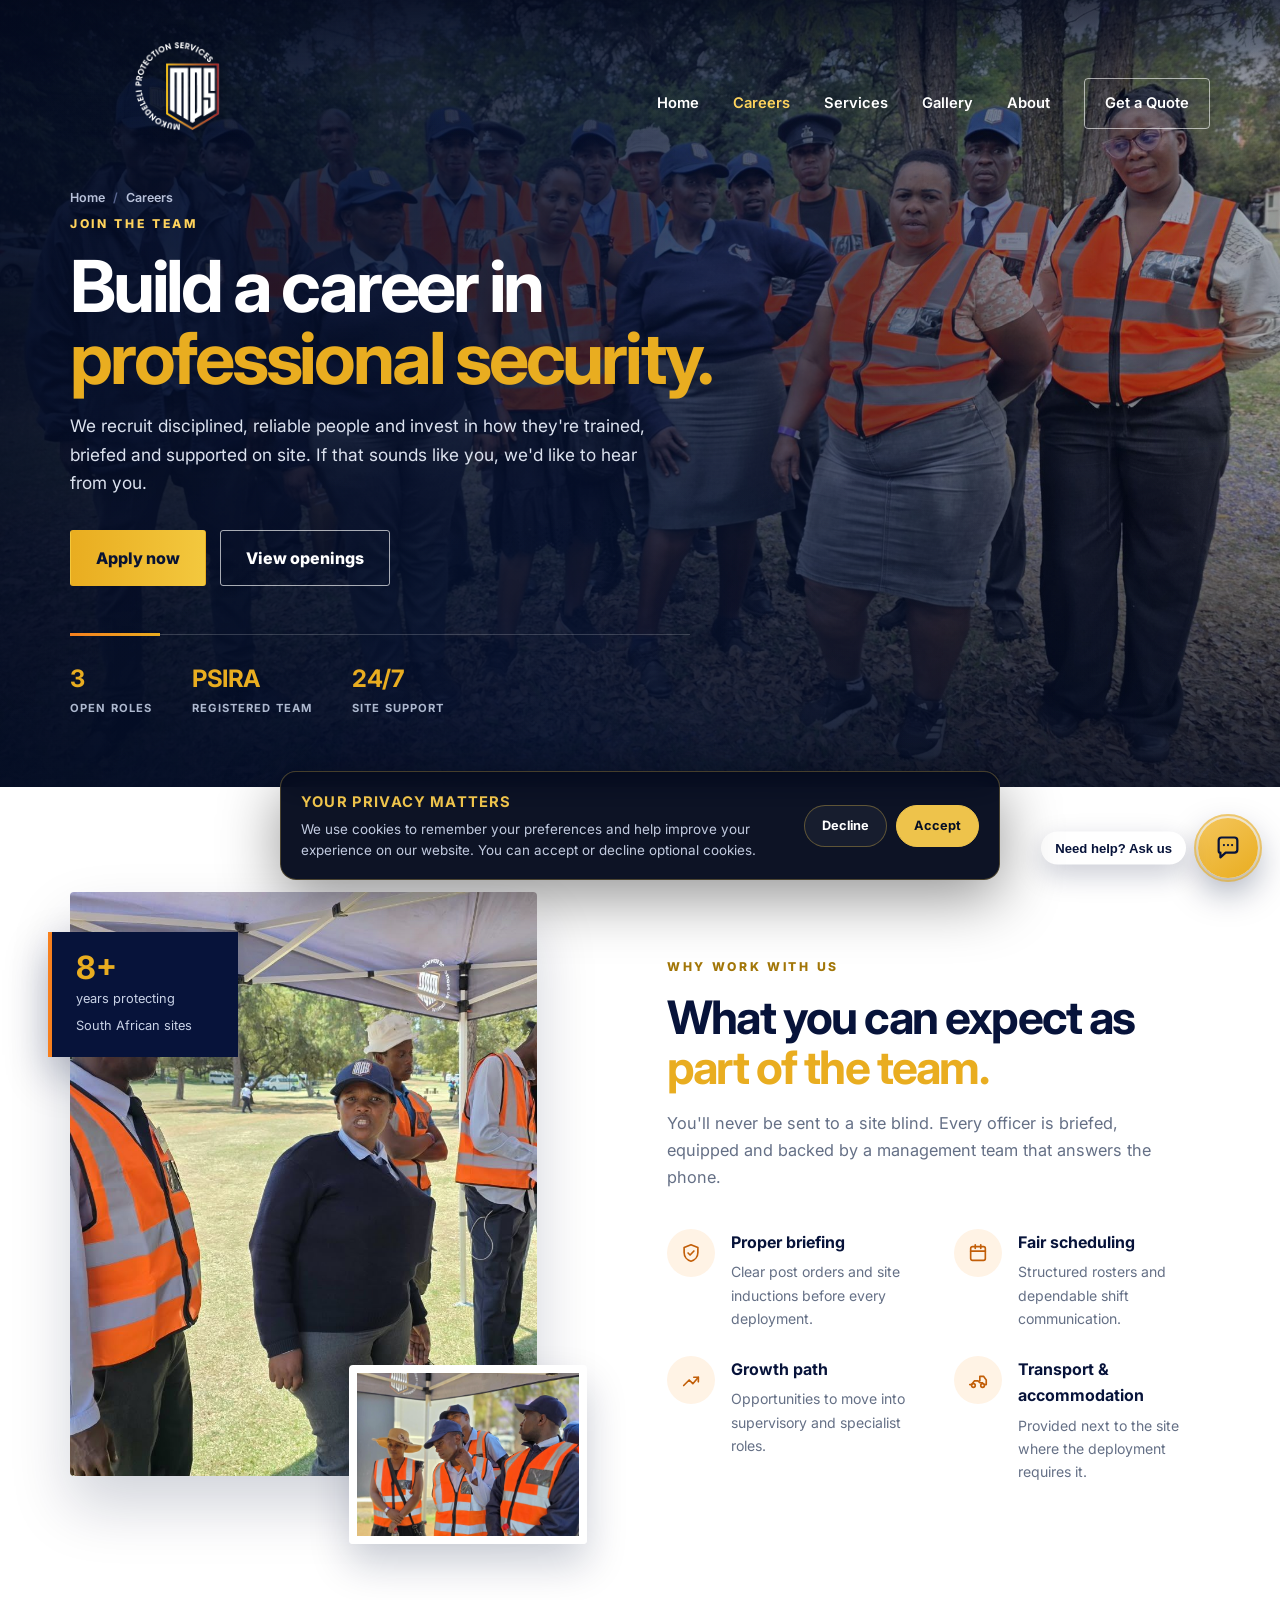
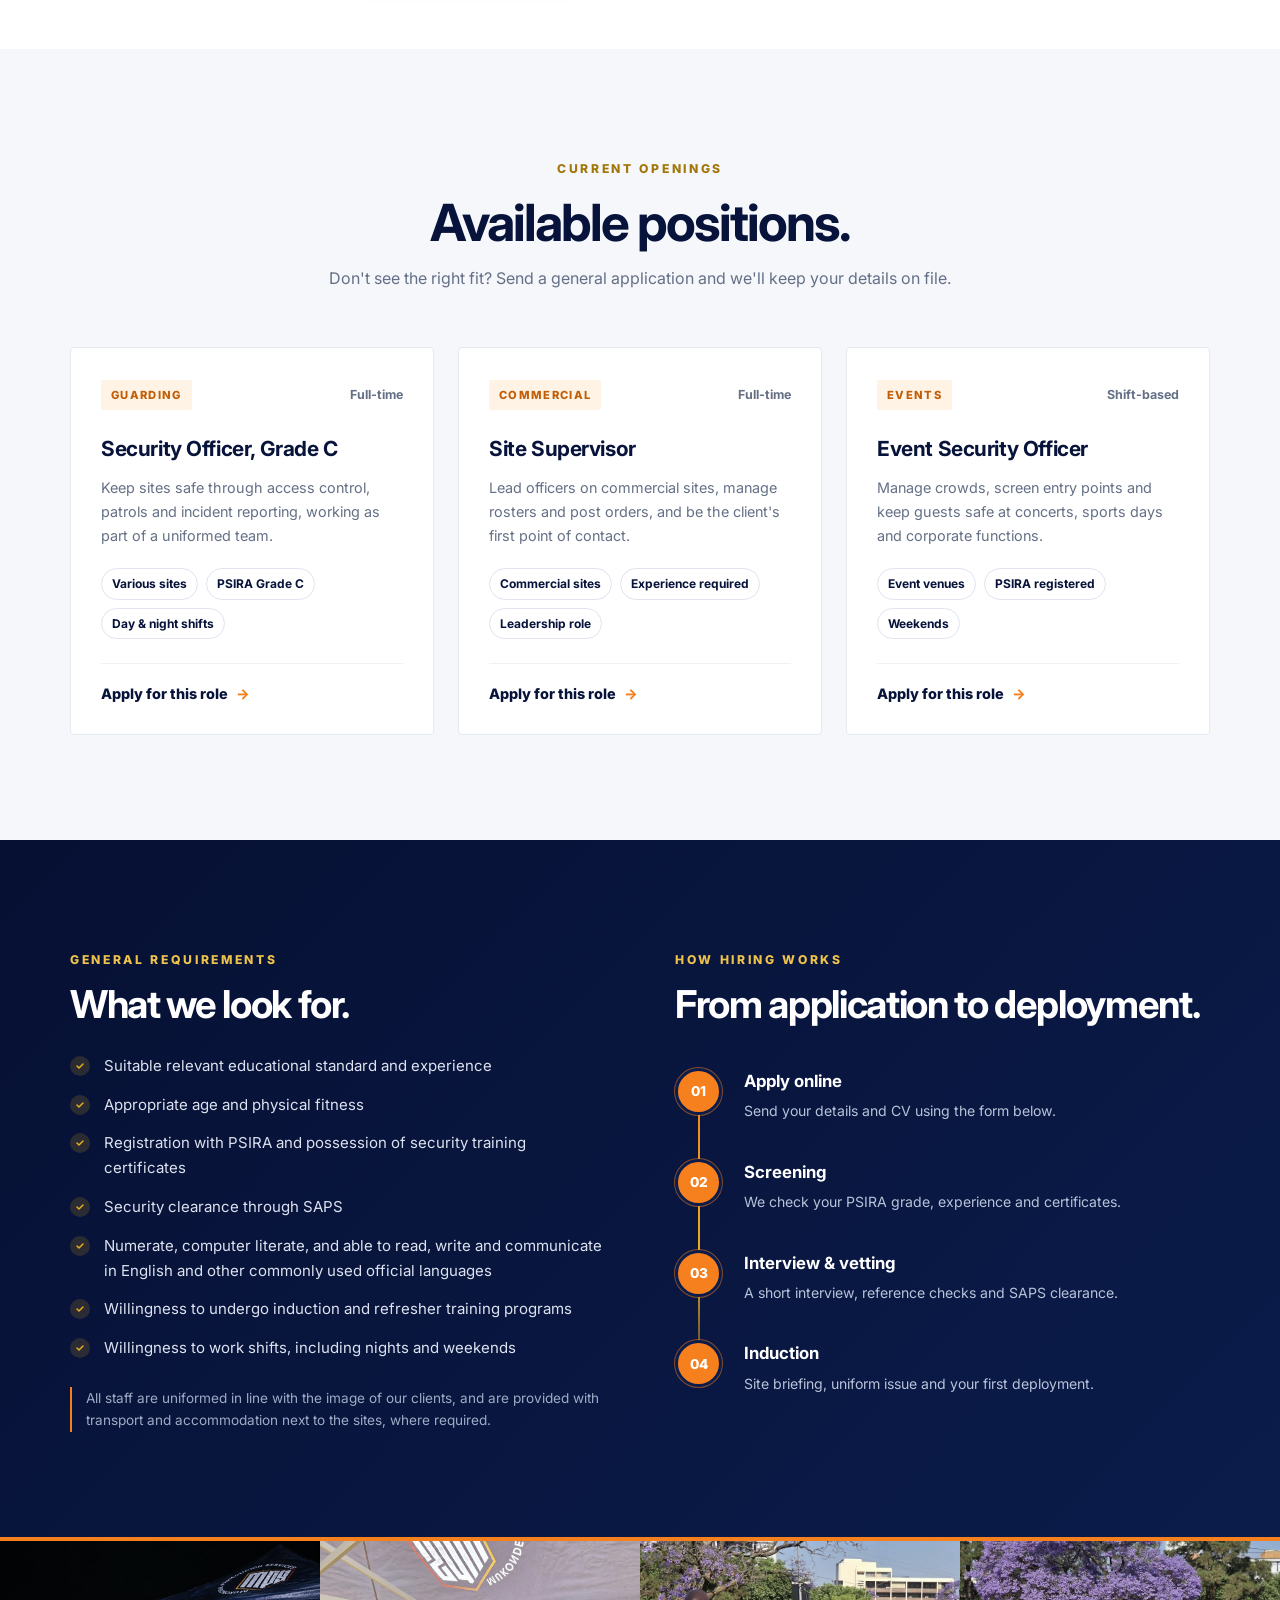
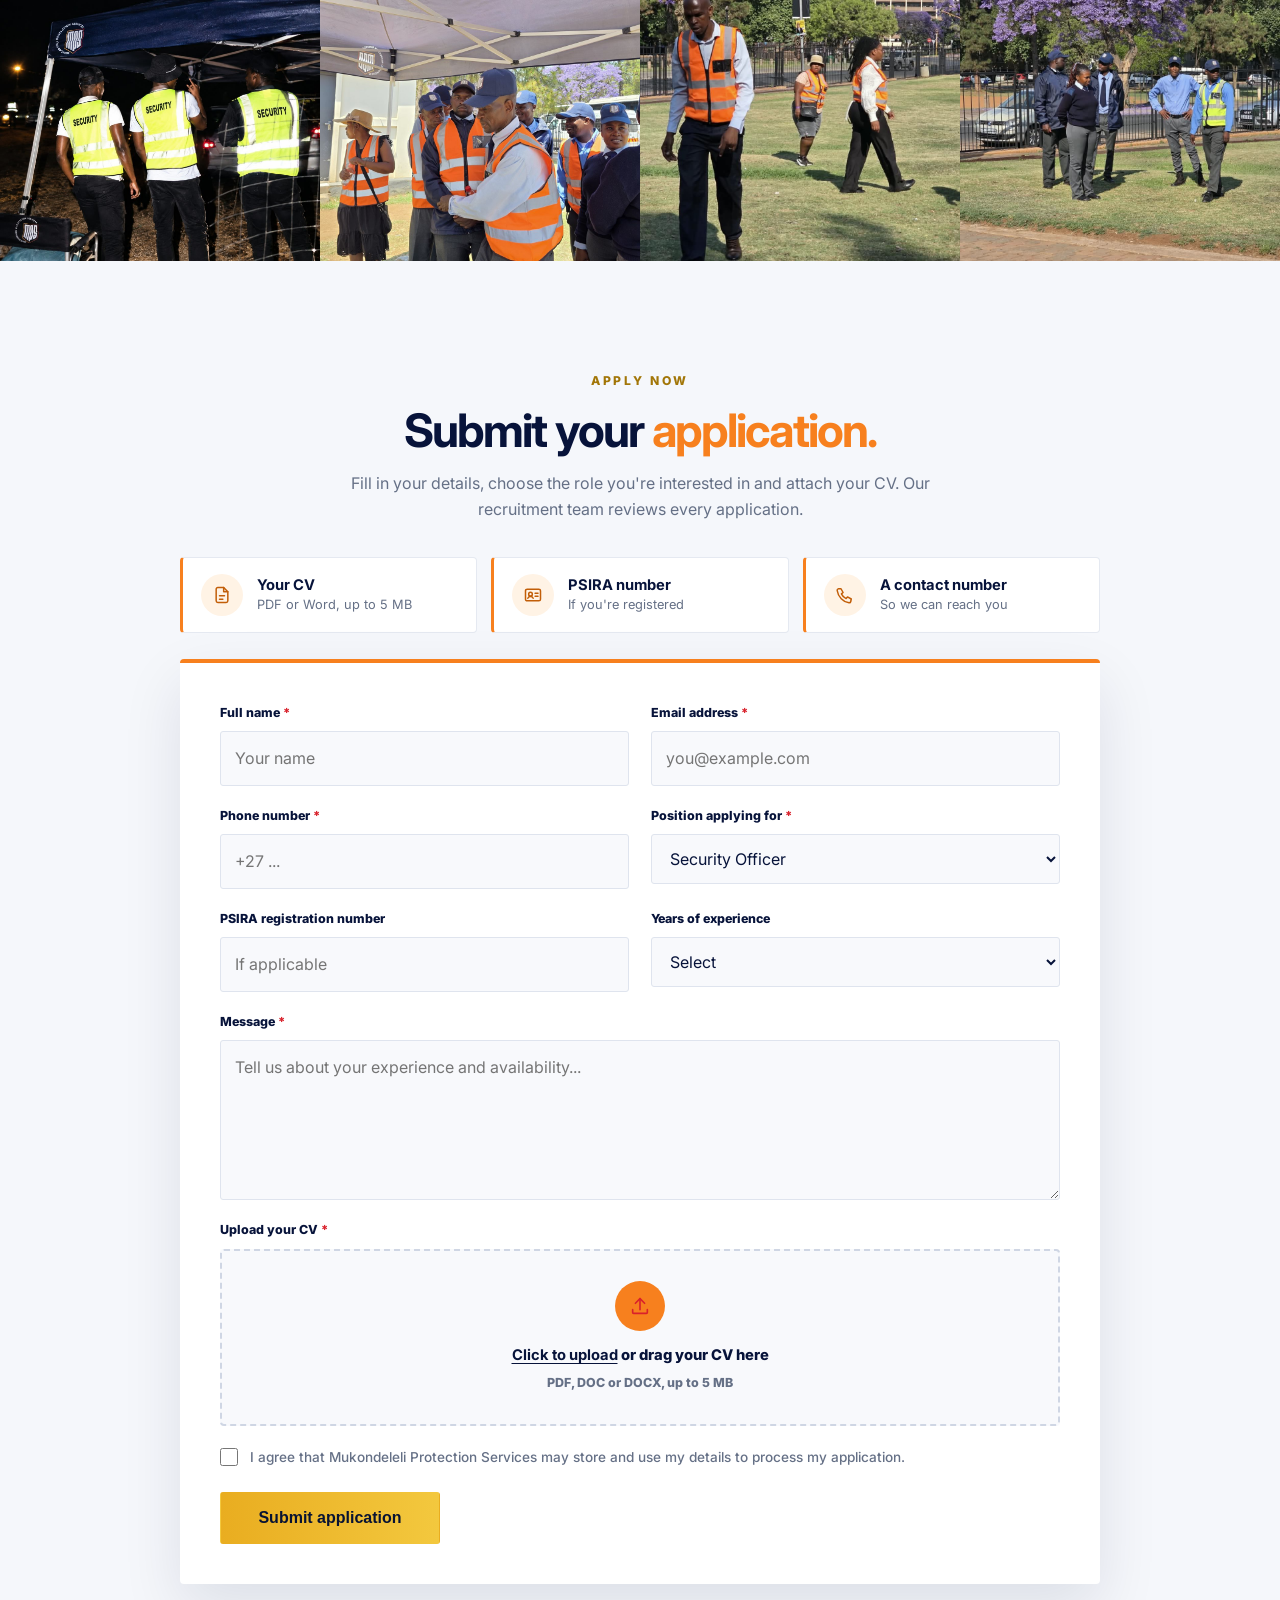
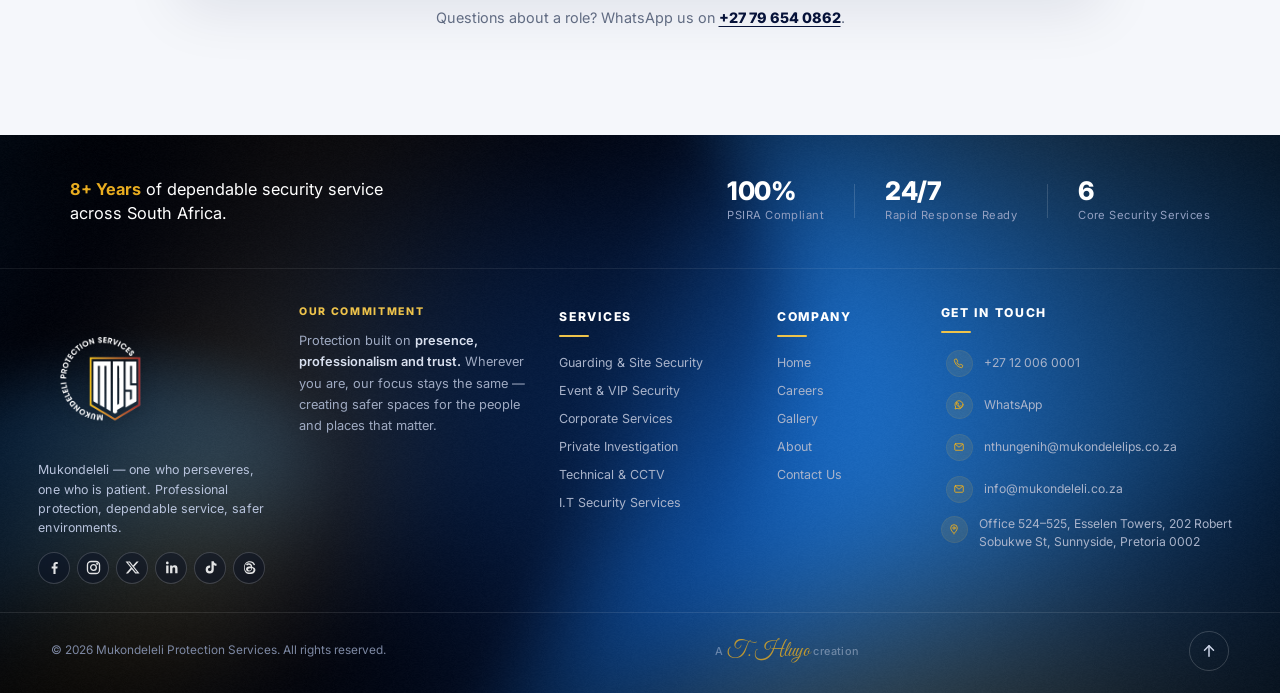
<file: careers.html>
<!DOCTYPE html>

<html lang="en">
<head>
<meta charset="utf-8"/>
<meta content="width=device-width, initial-scale=1.0" name="viewport"/>
<title>Careers | Mukondeleli Protection Services</title>
<meta content="Join Mukondeleli Protection Services. View current security openings and apply to be part of a disciplined, professional protection team." name="description"/>
<meta content="#07133a" name="theme-color"/>
<link href="favicon-32.png" rel="icon" sizes="32x32" type="image/png"/>
<link href="favicon-192.png" rel="icon" sizes="192x192" type="image/png"/>
<link href="favicon-180.png" rel="apple-touch-icon"/>
<link href="https://fonts.googleapis.com" rel="preconnect"/>
<link crossorigin="" href="https://fonts.gstatic.com" rel="preconnect"/>
<link href="https://fonts.googleapis.com/css2?family=Great+Vibes&amp;family=Inter:wght@400;500;600;700;800&amp;display=swap" rel="stylesheet"/>
<link href="styles.css?v=20261029k" rel="stylesheet"/>
<link href="chat.css?v=1" rel="stylesheet"/>
<link href="careers.css?v=20261029e" rel="stylesheet"/>
</head>
<body class="page-careers">
<header class="site-header">
<nav class="navbar container">
<a aria-label="Mukondeleli Protection Services home" class="brand" href="index.html">
<img alt="Mukondeleli Protection Services logo" src="logo-white.png"/>
</a>
<button aria-expanded="false" aria-label="Open navigation" class="menu-toggle">☰</button>
<div class="nav-links">
<a href="index.html">Home</a>
<a href="careers.html">Careers</a>
<a href="services.html">Services</a>
<a href="gallery.html">Gallery</a>
<a href="about.html">About</a>
<a class="nav-cta" href="contact.html">Get a Quote</a>
</div>
</nav>
</header>
<main>
<section class="careers-hero">
<div class="careers-hero-bg" aria-hidden="true"><img alt="" src="images/careers/careers-hero.jpg"/></div>
<div class="container careers-hero-content">
<div class="breadcrumb"><a href="index.html">Home</a><span>/</span>Careers</div>
<span class="eyebrow">JOIN THE TEAM</span>
<h1>Build a career in <span>professional security.</span></h1>
<p>We recruit disciplined, reliable people and invest in how they're trained, briefed and supported on site. If that sounds like you, we'd like to hear from you.</p>
<div class="careers-hero-actions">
<a class="btn btn-primary" href="#apply">Apply now</a>
<a class="btn btn-outline" href="#openings">View openings</a>
</div>
<ul class="careers-hero-facts">
<li><strong>3</strong><span>Open roles</span></li>
<li><strong>PSIRA</strong><span>Registered team</span></li>
<li><strong>24/7</strong><span>Site support</span></li>
</ul>
</div>
</section>

<section class="section careers-why">
<div class="container careers-why-grid">
<div class="careers-why-visual reveal">
<img alt="Mukondeleli officers being briefed on site" class="careers-why-main" loading="lazy" src="images/careers/careers-team.jpg"/>
<img alt="" aria-hidden="true" class="careers-why-inset" loading="lazy" src="images/careers/careers-briefing.jpg"/>
<div class="careers-why-badge"><strong>8+</strong><span>years protecting South African sites</span></div>
</div>
<div class="careers-why-copy">
<span class="section-label reveal">WHY WORK WITH US</span>
<h2 class="reveal">What you can expect as <span class="heading-gold">part of the team.</span></h2>
<p class="careers-why-lead reveal">You'll never be sent to a site blind. Every officer is briefed, equipped and backed by a management team that answers the phone.</p>
<div class="careers-benefits">
<div class="careers-benefit reveal">
<span class="careers-benefit-icon" aria-hidden="true"><svg viewBox="0 0 24 24"><path d="M12 3 4.5 6v5.5c0 4.6 3.2 8.4 7.5 9.5 4.3-1.1 7.5-4.9 7.5-9.5V6L12 3Z"/><path d="m8.8 12 2.2 2.2 4.2-4.4"/></svg></span>
<div><h3>Proper briefing</h3><p>Clear post orders and site inductions before every deployment.</p></div>
</div>
<div class="careers-benefit reveal">
<span class="careers-benefit-icon" aria-hidden="true"><svg viewBox="0 0 24 24"><rect x="4" y="5" width="16" height="15" rx="2"/><path d="M4 10h16M9 3v4M15 3v4"/></svg></span>
<div><h3>Fair scheduling</h3><p>Structured rosters and dependable shift communication.</p></div>
</div>
<div class="careers-benefit reveal">
<span class="careers-benefit-icon" aria-hidden="true"><svg viewBox="0 0 24 24"><path d="M4 18 10 12l4 4 6-7"/><path d="M15 9h5v5"/></svg></span>
<div><h3>Growth path</h3><p>Opportunities to move into supervisory and specialist roles.</p></div>
</div>
<div class="careers-benefit reveal">
<span class="careers-benefit-icon" aria-hidden="true"><svg viewBox="0 0 24 24"><path d="M3 17h2l3-4h4l2 2h3"/><circle cx="7" cy="18" r="2"/><circle cx="17" cy="18" r="2"/><path d="M14 13V8h4l3 4v5h-2"/></svg></span>
<div><h3>Transport &amp; accommodation</h3><p>Provided next to the site where the deployment requires it.</p></div>
</div>
</div>
</div>
</div>
</section>

<section class="section careers-openings" id="openings">
<div class="container">
<div class="section-heading reveal">
<span class="section-label">CURRENT OPENINGS</span>
<h2>Available positions.</h2>
<p>Don't see the right fit? Send a general application and we'll keep your details on file.</p>
</div>
<div class="careers-job-grid">
<article class="careers-job reveal">
<div class="careers-job-top"><span class="careers-job-tag">Guarding</span><span class="careers-job-type">Full-time</span></div>
<h3>Security Officer, Grade C</h3>
<p>Keep sites safe through access control, patrols and incident reporting, working as part of a uniformed team.</p>
<ul class="careers-job-meta"><li>Various sites</li><li>PSIRA Grade C</li><li>Day &amp; night shifts</li></ul>
<a class="careers-job-apply" data-position="Security Officer" href="#apply">Apply for this role <span aria-hidden="true">→</span></a>
</article>
<article class="careers-job reveal">
<div class="careers-job-top"><span class="careers-job-tag">Commercial</span><span class="careers-job-type">Full-time</span></div>
<h3>Site Supervisor</h3>
<p>Lead officers on commercial sites, manage rosters and post orders, and be the client's first point of contact.</p>
<ul class="careers-job-meta"><li>Commercial sites</li><li>Experience required</li><li>Leadership role</li></ul>
<a class="careers-job-apply" data-position="Site Supervisor" href="#apply">Apply for this role <span aria-hidden="true">→</span></a>
</article>
<article class="careers-job reveal">
<div class="careers-job-top"><span class="careers-job-tag">Events</span><span class="careers-job-type">Shift-based</span></div>
<h3>Event Security Officer</h3>
<p>Manage crowds, screen entry points and keep guests safe at concerts, sports days and corporate functions.</p>
<ul class="careers-job-meta"><li>Event venues</li><li>PSIRA registered</li><li>Weekends</li></ul>
<a class="careers-job-apply" data-position="Event Security Officer" href="#apply">Apply for this role <span aria-hidden="true">→</span></a>
</article>
</div>
</div>
</section>

<section class="section careers-path">
<div class="container careers-path-grid">
<div class="careers-requirements reveal">
<span class="section-label">GENERAL REQUIREMENTS</span>
<h2>What we look for.</h2>
<ul>
<li>Suitable relevant educational standard and experience</li>
<li>Appropriate age and physical fitness</li>
<li>Registration with PSIRA and possession of security training certificates</li>
<li>Security clearance through SAPS</li>
<li>Numerate, computer literate, and able to read, write and communicate in English and other commonly used official languages</li>
<li>Willingness to undergo induction and refresher training programs</li>
<li>Willingness to work shifts, including nights and weekends</li>
</ul>
<p class="careers-requirements-note">All staff are uniformed in line with the image of our clients, and are provided with transport and accommodation next to the sites, where required.</p>
</div>
<div class="careers-process reveal">
<span class="section-label">HOW HIRING WORKS</span>
<h2>From application to deployment.</h2>
<ol>
<li><span>01</span><div><h3>Apply online</h3><p>Send your details and CV using the form below.</p></div></li>
<li><span>02</span><div><h3>Screening</h3><p>We check your PSIRA grade, experience and certificates.</p></div></li>
<li><span>03</span><div><h3>Interview &amp; vetting</h3><p>A short interview, reference checks and SAPS clearance.</p></div></li>
<li><span>04</span><div><h3>Induction</h3><p>Site briefing, uniform issue and your first deployment.</p></div></li>
</ol>
</div>
</div>
</section>

<section class="careers-strip" aria-label="Our team at work">
<div class="careers-strip-track">
<figure><img alt="Officers in high-visibility vests on a night deployment" loading="lazy" src="images/careers/careers-night.jpg"/></figure>
<figure><img alt="Team briefing under the Mukondeleli gazebo" loading="lazy" src="images/careers/careers-induction.jpg"/></figure>
<figure><img alt="Officers patrolling an event site" loading="lazy" src="images/careers/careers-patrol.jpg"/></figure>
<figure><img alt="Mukondeleli team on site under the jacaranda trees" loading="lazy" src="images/careers/careers-site.jpg"/></figure>
</div>
</section>

<section class="section careers-apply" id="apply">
<div class="container careers-apply-wrap">
<div class="careers-apply-head reveal">
<span class="section-label">APPLY NOW</span>
<h2>Submit your <span>application.</span></h2>
<p>Fill in your details, choose the role you're interested in and attach your CV. Our recruitment team reviews every application.</p>
</div>
<ul class="careers-apply-ready reveal" aria-label="Have these ready">
<li><span aria-hidden="true"><svg viewBox="0 0 24 24"><path d="M14 3H7a2 2 0 0 0-2 2v14a2 2 0 0 0 2 2h10a2 2 0 0 0 2-2V8l-5-5Z"/><path d="M14 3v5h5M9 13h6M9 17h4"/></svg></span><div><strong>Your CV</strong>PDF or Word, up to 5 MB</div></li>
<li><span aria-hidden="true"><svg viewBox="0 0 24 24"><rect x="3" y="5" width="18" height="14" rx="2"/><circle cx="9" cy="11" r="2.2"/><path d="M5.8 16c.6-1.5 1.8-2.3 3.2-2.3s2.6.8 3.2 2.3M14.5 10h3.5M14.5 13.5h3.5"/></svg></span><div><strong>PSIRA number</strong>If you're registered</div></li>
<li><span aria-hidden="true"><svg viewBox="0 0 24 24"><path d="M7.2 4.5 9.7 9l-2 1.7a11.4 11.4 0 0 0 5.6 5.6l1.7-2 4.5 2.5-.6 3a2 2 0 0 1-2.2 1.6C10 20.4 3.6 14 2.6 6.6a2 2 0 0 1 1.6-2.2Z"/></svg></span><div><strong>A contact number</strong>So we can reach you</div></li>
</ul>
<form action="https://formsubmit.co/n2ngeni@gmail.com" class="careers-form reveal" enctype="multipart/form-data" id="careersForm" method="POST" novalidate>
<input name="_subject" type="hidden" value="New job application: Mukondeleli website"/>
<input name="_template" type="hidden" value="table"/>
<input name="_next" type="hidden" value=""/>
<input autocomplete="off" class="careers-honey" name="_honey" tabindex="-1" type="text"/>
<div class="careers-field">
<label for="cf-name">Full name <span aria-hidden="true">*</span></label>
<input autocomplete="name" id="cf-name" name="Full name" placeholder="Your name" required type="text"/>
<p class="careers-error" data-for="cf-name">Please enter your full name.</p>
</div>
<div class="careers-field">
<label for="cf-email">Email address <span aria-hidden="true">*</span></label>
<input autocomplete="email" id="cf-email" name="email" placeholder="you@example.com" required type="email"/>
<p class="careers-error" data-for="cf-email">Please enter a valid email address.</p>
</div>
<div class="careers-field">
<label for="cf-phone">Phone number <span aria-hidden="true">*</span></label>
<input autocomplete="tel" id="cf-phone" inputmode="tel" name="Phone" pattern="[+0-9 ()-]{9,}" placeholder="+27 ..." required type="tel"/>
<p class="careers-error" data-for="cf-phone">Please enter a phone number we can reach you on.</p>
</div>
<div class="careers-field">
<label for="cf-position">Position applying for <span aria-hidden="true">*</span></label>
<select id="cf-position" name="Position" required>
<option>Security Officer</option>
<option>Site Supervisor</option>
<option>Event Security Officer</option>
<option>General Application</option>
</select>
</div>
<div class="careers-field">
<label for="cf-psira">PSIRA registration number</label>
<input id="cf-psira" name="PSIRA number" placeholder="If applicable" type="text"/>
</div>
<div class="careers-field">
<label for="cf-exp">Years of experience</label>
<select id="cf-exp" name="Experience">
<option value="">Select</option>
<option>No experience yet</option>
<option>Less than 1 year</option>
<option>1 to 3 years</option>
<option>3 to 5 years</option>
<option>More than 5 years</option>
</select>
</div>
<div class="careers-field full">
<label for="cf-message">Message <span aria-hidden="true">*</span></label>
<textarea id="cf-message" name="Message" placeholder="Tell us about your experience and availability..." required rows="5"></textarea>
<p class="careers-error" data-for="cf-message">Please tell us a little about yourself.</p>
</div>
<div class="careers-field full">
<span class="careers-label" id="cf-cv-label">Upload your CV <span aria-hidden="true">*</span></span>
<label class="careers-drop" for="cf-cv">
<input accept=".pdf,.doc,.docx,application/pdf,application/msword,application/vnd.openxmlformats-officedocument.wordprocessingml.document" aria-labelledby="cf-cv-label" id="cf-cv" name="attachment" required type="file"/>
<span class="careers-drop-icon" aria-hidden="true"><svg viewBox="0 0 24 24"><path d="M12 16V4"/><path d="m7 9 5-5 5 5"/><path d="M4 16v3a1 1 0 0 0 1 1h14a1 1 0 0 0 1-1v-3"/></svg></span>
<span class="careers-drop-text"><strong>Click to upload</strong> or drag your CV here</span>
<span class="careers-drop-hint">PDF, DOC or DOCX, up to 5 MB</span>
<span class="careers-drop-file" aria-live="polite"></span>
</label>
<p class="careers-error" data-for="cf-cv">Please attach your CV as a PDF or Word file under 5 MB.</p>
</div>
<div class="careers-field full">
<label class="careers-consent"><input id="cf-consent" name="Consent" required type="checkbox" value="Yes"/><span>I agree that Mukondeleli Protection Services may store and use my details to process my application.</span></label>
<p class="careers-error" data-for="cf-consent">Please confirm you agree so we can process your application.</p>
</div>
<div class="careers-submit full">
<button class="btn btn-primary" type="submit"><span class="careers-submit-label">Submit application</span></button>
<p class="careers-form-status" id="careersFormMessage" role="status"></p>
</div>
</form>
<p class="careers-apply-contact">Questions about a role? WhatsApp us on <a href="https://wa.me/27796540862" rel="noopener noreferrer" target="_blank">+27 79 654 0862</a>.</p>
</div>
</section>
</main>
<footer><canvas class="footer-velaris" aria-hidden="true"></canvas>
<div class="footer-visual-bg footer-nebula" aria-hidden="true"><div class="footer-nebula-orb footer-orb-1"></div><div class="footer-nebula-orb footer-orb-2"></div><div class="footer-nebula-orb footer-orb-3"></div><div class="footer-nebula-glow"></div></div>
<div class="footer-stats">
<div class="container footer-stats-inner">
<p class="footer-stats-lead"><strong>8+ Years</strong> of dependable security service across South Africa.</p>
<div class="footer-stats-row">
<div class="footer-stat"><strong>100%</strong><span>PSIRA Compliant</span></div>
<div aria-hidden="true" class="footer-stat-divider"></div>
<div class="footer-stat"><strong>24/7</strong><span>Rapid Response Ready</span></div>
<div aria-hidden="true" class="footer-stat-divider"></div>
<div class="footer-stat"><strong>6</strong><span>Core Security Services</span></div>
</div>
</div>
</div>
<div class="container footer-main">

<div class="footer-brand">
<img alt="Mukondeleli Protection Services logo" class="footer-logo" src="logo-white.png"/>
<p>Mukondeleli — one who perseveres, one who is patient. Professional protection, dependable service, safer environments.</p>
<div aria-label="Follow Mukondeleli Protection Services on social media" class="footer-social">
<a aria-label="Facebook" href="https://www.facebook.com/MukondeleliProtectionServices" rel="noopener noreferrer" target="_blank" title="Facebook">
<img alt="" aria-hidden="true" class="footer-social-icon" src="https://img.icons8.com/ios-filled/50/ffffff/facebook-new.png" onerror="this.onerror=null;this.src='images/icons/facebook.svg'"/>
</a>
<a aria-label="Instagram" href="https://www.instagram.com/Mukondeleli_Protection_Service/" rel="noopener noreferrer" target="_blank" title="Instagram">
<img alt="" aria-hidden="true" class="footer-social-icon" src="https://img.icons8.com/ios-filled/50/ffffff/instagram-new.png" onerror="this.onerror=null;this.src='images/icons/instagram.svg'"/>
</a>
<a aria-label="X (Twitter)" href="https://x.com/MukondeleliProt" rel="noopener noreferrer" target="_blank" title="X (Twitter)">
<img alt="" aria-hidden="true" class="footer-social-icon" src="https://img.icons8.com/ios-filled/50/ffffff/twitterx--v2.png" onerror="this.onerror=null;this.src='images/icons/x.svg'"/>
</a>

<a aria-label="LinkedIn" href="https://www.linkedin.com/in/hulisani-nthungeni-3837b9207" rel="noopener noreferrer" target="_blank" title="LinkedIn">
<img alt="" aria-hidden="true" class="footer-social-icon" src="https://img.icons8.com/ios-filled/50/ffffff/linkedin.png" onerror="this.onerror=null;this.src='images/icons/linkedin.svg'"/>
</a>
<a aria-label="TikTok" href="https://www.tiktok.com/@mukondeleli.prote?_r=1&_t=ZS-99wnbx4vUBR" rel="noopener noreferrer" target="_blank" title="TikTok">
<img alt="" aria-hidden="true" class="footer-social-icon" src="https://img.icons8.com/ios-filled/50/ffffff/tiktok--v1.png" onerror="this.onerror=null;this.src='images/icons/tiktok.svg'"/>
</a>
<a aria-label="Threads" href="https://www.threads.com/@mukondeleli_protection_service" rel="noopener noreferrer" target="_blank" title="Threads">
<img alt="" aria-hidden="true" class="footer-social-icon" src="https://img.icons8.com/ios-filled/50/ffffff/threads.png" onerror="this.onerror=null;this.src='images/icons/threads.svg'"/>
</a>
</div>
</div>
<div class="footer-promise" aria-label="Our commitment">
<span class="footer-promise-kicker">OUR COMMITMENT</span>
<p>Protection built on <strong>presence, professionalism and trust.</strong> Wherever you are, our focus stays the same — creating safer spaces for the people and places that matter.</p>
</div>
<nav aria-label="Services" class="footer-col">
<h4>Services</h4>
<a href="services.html#guarding">Guarding &amp; Site Security</a>
<a href="services.html#events">Event &amp; VIP Security</a>
<a href="services.html#corporate">Corporate Services</a>
<a href="services.html#investigation">Private Investigation</a>
<a href="services.html#cctv">Technical &amp; CCTV</a>
<a href="services.html#it-security">I.T Security Services</a>
</nav>
<nav aria-label="Company" class="footer-col">
<h4>Company</h4>
<a href="index.html">Home</a>
<a href="careers.html">Careers</a>
<a href="gallery.html">Gallery</a>
<a href="about.html">About</a>
<a href="contact.html">Contact Us</a>
</nav>
<div class="footer-col footer-contact-col">
<h4>Get In Touch</h4>
<div class="footer-contact-grid">
<a class="footer-contact-item" href="tel:+27120060001"><span aria-hidden="true" class="footer-contact-icon"><svg focusable="false" viewbox="0 0 24 24"><path d="M7.2 4.5 9.7 9l-2 1.7a11.4 11.4 0 0 0 5.6 5.6l1.7-2 4.5 2.5-.6 3a2 2 0 0 1-2.2 1.6C10 20.4 3.6 14 2.6 6.6a2 2 0 0 1 1.6-2.2Z"></path></svg></span><span>+27 12 006 0001</span></a><a class="footer-contact-item" href="https://wa.me/27796540862" rel="noopener noreferrer" target="_blank"><span aria-hidden="true" class="footer-contact-icon"><svg focusable="false" viewbox="0 0 24 24"><path d="M20 11.7a8 8 0 0 1-11.8 7L4 20l1.4-4A8 8 0 1 1 20 11.7Z"></path><path d="M8.5 8.2c.3-.5.6-.5.9-.5h.4c.2 0 .4.1.5.4l.7 1.7c.1.3.1.5-.1.7l-.5.7c-.2.2-.2.4 0 .7.7 1.2 1.7 2.2 3 2.8.3.1.5.1.7-.1l.8-1c.2-.2.4-.3.7-.2l1.8.8c.3.1.4.3.4.5 0 .3-.2 1.4-.8 1.9-.5.5-1.3.8-2.1.7-1.2-.2-2.7-.7-4.4-2.2-2-1.7-3.2-3.9-3.6-5.2-.4-1.3.1-2.4.6-2.9Z"></path></svg></span><span>WhatsApp</span></a><a class="footer-contact-item" href="mailto:nthungenih@mukondelelips.co.za"><span aria-hidden="true" class="footer-contact-icon"><svg focusable="false" viewbox="0 0 24 24"><rect height="13" rx="1.6" width="17" x="3.5" y="5.5"></rect><path d="m4.5 6.5 7.5 6 7.5-6"></path></svg></span><span>nthungenih@mukondelelips.co.za</span></a><a class="footer-contact-item" href="mailto:info@mukondeleli.co.za"><span aria-hidden="true" class="footer-contact-icon"><svg focusable="false" viewbox="0 0 24 24"><rect height="13" rx="1.6" width="17" x="3.5" y="5.5"></rect><path d="m4.5 6.5 7.5 6 7.5-6"></path></svg></span><span>info@mukondeleli.co.za</span></a><a class="footer-contact-item footer-contact-wide" href="https://www.google.com/maps/search/?api=1&amp;query=Office+524-525%2C+Esselen+Towers%2C+202+Robert+Sobukwe+St%2C+Sunnyside%2C+Pretoria+0002" rel="noopener noreferrer" target="_blank"><span aria-hidden="true" class="footer-contact-icon"><svg focusable="false" viewbox="0 0 24 24"><path d="M12 21s6.6-5.9 6.6-11A6.6 6.6 0 1 0 5.4 10c0 5.1 6.6 11 6.6 11Z"></path><circle cx="12" cy="10" r="2.4"></circle></svg></span><span>Office 524–525, Esselen Towers, 202 Robert Sobukwe St, Sunnyside, Pretoria 0002</span></a></div>
<form aria-label="Subscribe for updates" class="footer-subscribe" id="footerSubscribeForm">
<label for="footer-email">Stay updated</label>
<div class="footer-subscribe-row">
<input autocomplete="email" id="footer-email" name="email" placeholder="Your email address" required="" type="email"/>
<button type="submit">Submit</button>
</div>
<p class="footer-subscribe-note" id="footerSubscribeMessage"></p>
</form>
</div>
</div>
<div class="container footer-bottom">
<span>© <span id="year">2026</span> Mukondeleli Protection Services. All rights reserved.</span>
<span class="footer-signature" title="Website by Terrence Hluyo">A <span class="footer-signature-name">T.&nbsp;Hluyo</span> creation</span>
<button aria-label="Back to top" class="back-to-top" id="backToTop" type="button">
<svg focusable="false" viewbox="0 0 24 24"><path d="M12 19V5"></path><path d="m6 11 6-6 6 6"></path></svg>
</button>
</div>
</footer>
<script src="script.js?v=20261029c"></script>
<script src="chat.js?v=1" defer></script>

<div class="cookie-consent" id="cookieConsent" role="dialog" aria-live="polite" aria-label="Cookie consent" aria-hidden="true">
  <div class="cookie-consent-inner">
    <div class="cookie-consent-copy">
      <h2 class="cookie-consent-title">Your privacy matters</h2>
      <p>We use cookies to remember your preferences and help improve your experience on our website. You can accept or decline optional cookies.</p>
    </div>
    <div class="cookie-consent-actions">
      <button class="cookie-btn cookie-btn-secondary" type="button" data-cookie-choice="declined">Decline</button>
      <button class="cookie-btn cookie-btn-primary" type="button" data-cookie-choice="accepted">Accept</button>
    </div>
  </div>
</div>

</body>
</html>
</file>
<file: styles.css>
*{box-sizing:border-box;margin:0;padding:0}
:root{--navy:#07133a;--navy2:#0c1d52;--gold:#e9ad20;--red:#d9212b;--white:#fff;--muted:#657086;--light:#f5f7fb}
html{scroll-behavior:smooth}
body{font-family:Inter,Arial,sans-serif;color:var(--navy);background:#fff;line-height:1.65}
a{text-decoration:none;color:inherit}
.container{width:min(1140px,92%);margin:auto}
.container-wide{width:min(1600px,94%);margin:auto}
.site-header{position:absolute;top:0;left:0;width:100%;z-index:10;background:linear-gradient(180deg,rgba(0,0,0,.48),transparent)}
.navbar{height:92px;display:flex;align-items:center;justify-content:space-between}
.brand img{width:175px;height:auto;filter:drop-shadow(0 4px 10px rgba(0,0,0,.35))}
.nav-links{display:flex;align-items:center;gap:34px;color:#fff;font-weight:600;font-size:.92rem}
.nav-links a{transition:.2s}.nav-links a:hover{color:#ffd45d}
.nav-cta{padding:12px 20px;border:1px solid rgba(255,255,255,.6);border-radius:4px}
.menu-toggle{display:none;background:none;border:0;color:#fff;font-size:28px}
.hero{min-height:760px;position:relative;background:radial-gradient(circle at 75% 45%,#273d74,#050c22 58%);overflow:hidden}
.hero:after{content:"";position:absolute;z-index:3;width:560px;height:560px;border:1px solid rgba(233,173,32,.25);border-radius:50%;right:-180px;top:120px;box-shadow:0 0 0 80px rgba(217,33,43,.04),0 0 0 160px rgba(233,173,32,.03)}
.hero-bg{position:absolute;inset:0;z-index:1;overflow:hidden;background:#050c22}
.hero-slide{position:absolute;inset:0;background-size:cover;background-position:center;opacity:0;filter:saturate(.7) brightness(.6) contrast(1.06);transform:scale(1.06);animation:heroSlideCycle 22s infinite;will-change:opacity,transform}
.hero-slide:nth-child(1){animation-delay:0s}
.hero-slide:nth-child(2){animation-delay:5.5s}
.hero-slide:nth-child(3){animation-delay:11s}
.hero-slide:nth-child(4){animation-delay:16.5s}
@keyframes heroSlideCycle{
  0%{opacity:0;transform:scale(1.06)}
  4%{opacity:1}
  22%{opacity:1}
  28%{opacity:0;transform:scale(1.11)}
  100%{opacity:0}
}
@media(prefers-reduced-motion:reduce){
  .hero-slide{animation:none;opacity:0;transform:none}
  .hero-slide:nth-child(1){opacity:1}
}
.hero-overlay{position:absolute;inset:0;z-index:2;background:linear-gradient(90deg,rgba(4,12,35,.90),rgba(5,17,48,.70),rgba(4,12,35,.42)),linear-gradient(0deg,rgba(3,9,28,.55),transparent 45%)}
.hero-content{position:relative;z-index:4;min-height:760px;display:flex;align-items:center}
.hero-copy{max-width:670px;color:#fff;padding-top:70px}
.eyebrow,.section-label{font-size:.76rem;letter-spacing:.22em;font-weight:800}
.eyebrow{color:#ffd35c}
.hero h1{font-size:clamp(3.4rem,7vw,6rem);line-height:.98;letter-spacing:-.05em;margin:20px 0 28px}
.hero h1 span,.about-copy h2 span,.intro h2 span{color:#eeb52a}
.hero p{font-size:1.08rem;max-width:610px;color:#dce2ef}
.hero-buttons{display:flex;gap:14px;margin-top:35px;flex-wrap:wrap}
.btn{display:inline-flex;align-items:center;justify-content:center;padding:14px 25px;border-radius:3px;font-weight:800;border:1px solid transparent;cursor:pointer;transition:.2s}
.btn-primary{background:linear-gradient(90deg,var(--gold),#f3c83e);color:#081333}
.btn-primary:hover{transform:translateY(-2px);box-shadow:0 10px 24px rgba(0,0,0,.18)}
.btn-outline{border-color:rgba(255,255,255,.65);color:#fff}.btn-outline:hover{background:#fff;color:var(--navy)}
.hero-trust{display:flex;gap:34px;margin-top:55px;padding-top:24px;border-top:1px solid rgba(255,255,255,.18)}
.hero-trust div{display:flex;flex-direction:column}.hero-trust strong{font-size:.9rem;color:#fff}.hero-trust span{font-size:.68rem;color:#aeb9cf;text-transform:uppercase;letter-spacing:.08em}
.intro{padding:90px 0;background:#fff}.intro-grid{display:grid;grid-template-columns:1fr 1fr;gap:70px;align-items:end}
.section-label{color:#a27608}.intro h2,.section-heading h2,.about-copy h2,.contact-info h2{font-size:clamp(2.2rem,4vw,3.6rem);line-height:1.1;letter-spacing:-.04em;margin-top:14px}
.intro p{font-size:1.05rem;color:var(--muted);max-width:500px}
.section{padding:105px 0}.services{background:var(--light)}
.section-heading{text-align:center;max-width:700px;margin:0 auto 55px}.section-heading p{color:var(--muted);margin-top:15px}
.service-grid{display:grid;grid-template-columns:repeat(3,1fr);gap:20px}
.service-card{background:#fff;padding:35px;border:1px solid #e5e9f1;min-height:275px;position:relative;transition:.25s}
.service-card:hover{transform:translateY(-6px);box-shadow:0 20px 45px rgba(7,19,58,.10);border-top:3px solid var(--gold)}
.service-icon{font-size:1.9rem;color:var(--red);margin-bottom:20px}.service-card h3{font-size:1.25rem;margin-bottom:10px}.service-card p{color:var(--muted);font-size:.93rem}.service-card a{display:inline-block;margin-top:18px;color:var(--navy);font-weight:800;font-size:.82rem}
.about{background:#fff}.about-grid{display:grid;grid-template-columns:.95fr 1.05fr;gap:85px;gap:clamp(50px,6vw,110px);align-items:center}
.about-visual{min-height:500px;position:relative;overflow:hidden;border:1px solid rgba(7,19,58,.08)}
.about-collage{position:absolute;inset:0;display:grid;grid-template-columns:1.3fr 1fr;grid-template-rows:1fr 1fr;gap:5px;background:#07133a}
.collage-tile{position:relative;background-size:cover;background-position:center;filter:saturate(.92) contrast(1.03)}
.collage-tile:after{content:"";position:absolute;inset:0;background:linear-gradient(180deg,rgba(7,19,58,.05),rgba(5,12,34,.45) 100%)}
.tile-a{grid-row:1/3;grid-column:1}
.tile-b{grid-row:1;grid-column:2}
.tile-c{grid-row:2;grid-column:2}
.about-visual:before{content:"";position:absolute;z-index:2;width:230px;height:265px;border:2px solid rgba(233,173,32,.55);clip-path:polygon(50% 0,100% 18%,100% 73%,50% 100%,0 73%,0 18%);right:-55px;bottom:-45px;pointer-events:none}
.collage-badge{position:absolute;z-index:3;top:22px;left:22px;background:#07133a;border:1.5px solid var(--gold);color:#fff;font-weight:900;letter-spacing:-.04em;font-size:1.15rem;padding:9px 16px}
.collage-caption{position:absolute;z-index:3;bottom:0;left:0;right:0;padding:40px 26px 18px;background:linear-gradient(0deg,rgba(4,10,30,.88),transparent);color:#e7ecf6;letter-spacing:.15em;font-size:.68rem;font-weight:800}
.about-copy>p{color:var(--muted);margin-top:20px;max-width:620px}.check-list{margin-top:25px;display:grid;gap:10px;font-weight:600;font-size:.9rem}
.why-us{background:linear-gradient(135deg,#061033,#0b1c4b);color:#fff;position:relative;isolation:isolate;overflow:hidden}.section-heading.light .section-label{color:#eec34b}.section-heading.light h2{max-width:780px;margin-left:auto;margin-right:auto}.values-grid{display:grid;grid-template-columns:repeat(4,1fr);gap:1px;background:rgba(255,255,255,.14);margin-top:60px}.values-grid>div{padding:35px 25px;background:rgba(6,16,51,.9)}.values-grid span{color:#efbe38;font-weight:800;text-shadow:0 1px 0 rgba(255,255,255,.12),0 4px 10px rgba(0,0,0,.35)}.values-grid h3{margin:13px 0 8px}.values-grid p{color:#b8c3d9;font-size:.88rem}

/* Ambient looping video background, same treatment as the Services section */
.why-us-video-bg{position:absolute;inset:0;z-index:-3;overflow:hidden;background:#061033}
.why-us-video-bg video{width:100%;height:100%;display:block;object-fit:cover;object-position:center center;filter:saturate(.85) contrast(1.05) brightness(.55);transform:scale(1.02)}
.why-us-video-overlay{position:absolute;inset:0;z-index:-2;pointer-events:none;background:
    linear-gradient(135deg,rgba(6,16,51,.93) 0%,rgba(11,28,75,.82) 50%,rgba(6,16,51,.93) 100%),
    linear-gradient(180deg,rgba(3,9,28,.25) 0%,rgba(3,9,28,.1) 40%,rgba(3,9,28,.4) 100%)}
.why-us-content{position:relative;z-index:2}
@media(max-width:900px){
  .why-us-video-overlay{background:linear-gradient(180deg,rgba(6,16,51,.92),rgba(6,16,51,.88))}
}
@media(prefers-reduced-motion:reduce){
  .why-us-video-bg video{display:none}
}

/* Simple horizontal divider between sections (no gradient blend) */
.why-us{border-top:1px solid rgba(233,173,32,.18)}
.cta-banner{border-top:1px solid rgba(7,19,58,.12)}
.cta-banner{background:linear-gradient(90deg,#eeb629,#f6cc58);padding:50px 0}.cta-inner{display:flex;justify-content:space-between;align-items:center;gap:30px}.cta-banner .section-label{color:#18264b}.cta-banner h2{font-size:clamp(1.8rem,3vw,2.7rem);line-height:1.1;margin-top:7px}.cta-banner .btn{background:#07133a;color:#fff}
.contact{background:#f7f8fb}.contact-grid{display:grid;grid-template-columns:.9fr 1.1fr;gap:80px}.contact-info>p{color:var(--muted);margin-top:18px;max-width:500px}.contact-details{margin-top:35px;display:grid;gap:18px}.contact-details div{display:flex;flex-direction:column}.contact-details strong{font-size:.76rem;text-transform:uppercase;letter-spacing:.1em;color:#9a7110}.contact-details span{font-weight:600}
.contact-form{background:#fff;padding:35px;box-shadow:0 18px 50px rgba(7,19,58,.08);display:grid;grid-template-columns:1fr 1fr;gap:18px}
.contact-form label{font-size:.78rem;font-weight:800;display:flex;flex-direction:column;gap:7px}.contact-form label.full{grid-column:1/-1}
input,select,textarea{font:inherit;border:1px solid #dce1ea;padding:13px 14px;outline:none;background:#fff;color:#17223f;border-radius:2px}
input:focus,select:focus,textarea:focus{border-color:#b88b1b;box-shadow:0 0 0 3px rgba(233,173,32,.12)}
.contact-form button{width:max-content}.form-note{grid-column:1/-1;color:#16733d;font-size:.85rem}
footer{background:#050d26;color:#c7d0e1}
@media(max-width:850px){.nav-links{display:none;position:absolute;top:80px;left:4%;right:4%;padding:20px;background:#07133a;flex-direction:column;align-items:stretch;gap:0}.nav-links.open{display:flex}.nav-links a{padding:13px 8px}.menu-toggle{display:block}.intro-grid,.about-grid,.contact-grid{grid-template-columns:1fr;gap:40px}.service-grid{grid-template-columns:repeat(2,1fr)}.values-grid{grid-template-columns:repeat(2,1fr)}.about-visual{min-height:380px}}
@media(max-width:560px){.hero{min-height:700px}.hero-content{min-height:700px}.hero h1{font-size:3.2rem}.hero-trust{gap:18px}.service-grid,.values-grid,.contact-form{grid-template-columns:1fr}.contact-form label.full,.form-note{grid-column:auto}.cta-inner{align-items:flex-start;flex-direction:column}.section{padding:75px 0}.intro{padding:70px 0}}


/* Updated transparent logo treatment */
.site-header{
  background:linear-gradient(180deg,rgba(3,9,28,.72),rgba(3,9,28,.12),transparent);
}

.navbar{
  height:170px;
  align-items:flex-start;
  padding-top:16px;
}

.brand{
  display:flex;
  align-items:center;
  justify-content:flex-start;
  width:225px;
  height:145px;
  overflow:visible;
  flex-shrink:0;
}

.brand img{
  width:220px;
  height:140px;
  object-fit:contain;
  object-position:center;
  display:block;
  filter:drop-shadow(0 7px 14px rgba(0,0,0,.35));
}

/* The navigation is vertically centred beside the complete logo. */
.nav-links{
  min-height:140px;
  padding-top:35px;
}

.hero-content{
  padding-top:95px;
}

.footer-logo{
  width:180px;
  height:120px;
  object-fit:contain;
  object-position:left center;
  filter:drop-shadow(0 4px 8px rgba(0,0,0,.3));
  opacity:1;
}

/* Active nav state */
.nav-links a.active{color:#ffd45d}

/* Focus visibility (accessibility) */
a:focus-visible,button:focus-visible,input:focus-visible,select:focus-visible,textarea:focus-visible{
  outline:2px solid var(--gold);
  outline-offset:3px;
}

/* Interior page hero (About, Services, Careers, Gallery, Contact) */
.page-hero{
  position:relative;
  min-height:420px;
  display:flex;
  align-items:flex-end;
  overflow:hidden;
  background:linear-gradient(100deg,rgba(4,12,35,.94),rgba(5,17,48,.82) 55%,rgba(4,12,35,.55)),radial-gradient(circle at 82% 20%,#28407a,#050c22 60%);
  padding-top:170px;
}
.page-hero:after{
  content:"";
  position:absolute;
  width:420px;height:420px;
  border:1px solid rgba(233,173,32,.22);
  border-radius:50%;
  right:-140px;top:-120px;
  box-shadow:0 0 0 70px rgba(217,33,43,.035),0 0 0 140px rgba(233,173,32,.03);
}
.page-hero-content{position:relative;z-index:2;color:#fff;padding-bottom:60px;max-width:760px}
.page-hero h1{font-size:clamp(2.6rem,5vw,4.2rem);line-height:1.02;letter-spacing:-.04em;margin:16px 0 14px}
.page-hero p{color:#dce2ef;font-size:1.05rem;max-width:600px}
.breadcrumb{display:flex;gap:8px;align-items:center;font-size:.78rem;color:#b9c2da;margin-top:18px;font-weight:600}
.breadcrumb a:hover{color:#ffd45d}
.breadcrumb span{color:#5a6690}

/* Mission / Vision / Value pillar cards */
.pillar-grid{display:grid;grid-template-columns:repeat(3,1fr);gap:20px;margin-top:55px}
.pillar-card{background:#fff;border:1px solid #e5e9f1;padding:38px 32px;position:relative}
.pillar-card:before{content:"";position:absolute;top:0;left:0;width:100%;height:3px;background:linear-gradient(90deg,var(--gold),var(--red))}
.pillar-card h3{font-size:1.2rem;margin-bottom:12px}
.pillar-card p{color:var(--muted);font-size:.94rem}

/* Services: tabbed categories (pure CSS, no JS) */
.tab-input{position:absolute;opacity:0;pointer-events:none}
.services{position:relative;overflow:hidden}
.service-tabs{position:relative;z-index:1;isolation:isolate;overflow:hidden;border-radius:22px;padding:24px 24px 36px;background:rgba(7,19,58,.08);box-shadow:0 24px 70px rgba(7,19,58,.12)}
.services-video-bg{position:absolute;inset:0;z-index:-3;overflow:hidden;background:var(--navy)}
.services-video-bg video{width:100%;height:100%;display:block;object-fit:cover;object-position:center center;filter:saturate(.72) contrast(1.08);transform:scale(1.02)}
.services-video-overlay{position:absolute;inset:0;z-index:-2;pointer-events:none;background:linear-gradient(105deg,rgba(7,19,58,.92) 0%,rgba(7,19,58,.72) 42%,rgba(7,19,58,.48) 100%)}
.tab-nav{position:relative;z-index:2;background:rgba(255,255,255,.93);border:1px solid rgba(255,255,255,.65);border-radius:14px;padding:4px;margin-bottom:30px;box-shadow:0 12px 35px rgba(0,0,0,.12)}
.tab-nav label{border-radius:10px}
.tab-nav label:hover{background:rgba(233,173,32,.08)}
.tab-panel{position:relative;z-index:2;background:rgba(255,255,255,.94);border:1px solid rgba(255,255,255,.7);border-radius:16px;padding:34px;box-shadow:0 18px 45px rgba(0,0,0,.14)}
@media(prefers-reduced-motion:reduce){.services-video-bg video{animation:none}}
@media(max-width:900px){.service-tabs{padding:14px 14px 24px}.services-video-overlay{background:rgba(7,19,58,.78)}.tab-nav{overflow-x:auto;justify-content:flex-start}.tab-nav label{min-width:150px}.tab-panel{padding:25px 20px}}
.tab-nav{display:flex;width:100%;border-bottom:1px solid #e5e9f1;margin-bottom:44px}
.tab-nav label{flex:1;display:flex;flex-direction:column;align-items:center;gap:10px;text-align:center;padding:20px 10px;font-weight:800;font-size:.86rem;color:var(--muted);cursor:pointer;border-bottom:3px solid transparent;transition:.2s;user-select:none}
.tab-nav label:hover{color:var(--navy)}
.tab-icon{width:30px;height:30px;color:var(--muted);object-fit:contain;transition:.2s}
.tab-nav label:hover .tab-icon{color:var(--gold)}
.panel-head{display:flex;align-items:center;gap:18px;margin-bottom:26px}
.panel-icon{width:52px;height:52px;color:var(--gold);flex-shrink:0;object-fit:contain}
.panel-head h3{font-size:1.5rem;letter-spacing:-.02em;color:var(--navy)}
.tab-panel{display:none}
.service-list{list-style:none;display:grid;grid-template-columns:1fr 1fr;gap:14px 44px;font-weight:600;font-size:.96rem;color:var(--navy)}
.service-list li{position:relative;padding-left:20px;line-height:1.4}
.service-list li:before{content:"";position:absolute;left:0;top:.55em;width:7px;height:7px;background:var(--gold)}
#tab-static:checked ~ .tab-nav label[for="tab-static"],
#tab-corp:checked ~ .tab-nav label[for="tab-corp"],
#tab-inv:checked ~ .tab-nav label[for="tab-inv"],
#tab-tech:checked ~ .tab-nav label[for="tab-tech"],
#tab-it:checked ~ .tab-nav label[for="tab-it"]{color:var(--navy);border-bottom-color:var(--gold)}
#tab-static:checked ~ .tab-nav label[for="tab-static"] .tab-icon,
#tab-corp:checked ~ .tab-nav label[for="tab-corp"] .tab-icon,
#tab-inv:checked ~ .tab-nav label[for="tab-inv"] .tab-icon,
#tab-tech:checked ~ .tab-nav label[for="tab-tech"] .tab-icon,
#tab-it:checked ~ .tab-nav label[for="tab-it"] .tab-icon{color:var(--gold)}
#tab-static:checked ~ .panel-static,
#tab-corp:checked ~ .panel-corp,
#tab-inv:checked ~ .panel-inv,
#tab-tech:checked ~ .panel-tech,
#tab-it:checked ~ .panel-it{display:block}
@media(max-width:700px){
  .tab-nav{flex-wrap:wrap}
  .tab-nav label{flex:1 1 33%}
}
@media(max-width:560px){
  .service-list{grid-template-columns:1fr}
  .tab-nav label{padding:12px 6px;font-size:.74rem}
  .tab-icon{width:24px;height:24px}
  .panel-icon{width:40px;height:40px}
  .panel-head h3{font-size:1.2rem}
}

/* Numbered process / how-we-work steps (genuine sequence) */
.process-list{margin-top:55px;display:grid;gap:0}
.process-step{display:grid;grid-template-columns:90px 1fr;gap:28px;padding:32px 0;border-top:1px solid #e5e9f1}
.process-step:last-child{border-bottom:1px solid #e5e9f1}
.process-step .step-num{font-size:2.4rem;font-weight:800;color:transparent;-webkit-text-stroke:1.5px var(--gold);letter-spacing:-.03em}
.process-step h3{font-size:1.2rem;margin-bottom:8px}
.process-step p{color:var(--muted);font-size:.94rem;max-width:620px}

/* Careers: job openings */
.job-grid{display:grid;gap:18px;margin-top:55px}
.job-card{background:#fff;border:1px solid #e5e9f1;padding:30px 34px;display:flex;justify-content:space-between;align-items:center;gap:24px;flex-wrap:wrap;transition:.25s}
.job-card:hover{border-color:#e9ad2055;box-shadow:0 16px 40px rgba(7,19,58,.08)}
.job-card h3{font-size:1.15rem;margin-bottom:6px}
.job-meta{display:flex;gap:14px;flex-wrap:wrap;font-size:.8rem;color:var(--muted);font-weight:600}
.job-meta span{display:flex;align-items:center;gap:6px}
.job-card .btn{flex-shrink:0}
.benefits-grid{display:grid;grid-template-columns:repeat(4,1fr);gap:1px;background:rgba(255,255,255,.14);margin-top:60px}
.benefits-grid>div{padding:35px 25px;background:rgba(6,16,51,.9)}
.benefits-grid span{font-size:1.7rem}
.benefits-grid h3{margin:13px 0 8px;font-size:1.05rem}
.benefits-grid p{color:#b8c3d9;font-size:.88rem}
.requirements-list{margin-top:20px;display:grid;gap:10px;font-weight:600;font-size:.92rem;color:var(--navy)}

/* Gallery */
.gallery-grid{display:grid;grid-template-columns:repeat(3,1fr);gap:22px;margin-top:55px}
.gallery-tile{position:relative;aspect-ratio:4/5;overflow:hidden;background:linear-gradient(150deg,var(--tile-a,#0c1d52),var(--tile-b,#07133a));display:flex;align-items:flex-end;padding:26px;transition:.3s}
.gallery-tile:hover{transform:translateY(-6px)}
.gallery-tile:before{content:"";position:absolute;inset:0;background:linear-gradient(0deg,rgba(3,9,28,.82),rgba(3,9,28,0) 55%)}
.gallery-tile .mark{position:absolute;top:24px;right:26px;width:46px;height:46px;border:1.5px solid rgba(255,255,255,.55);clip-path:polygon(50% 0,100% 18%,100% 73%,50% 100%,0 73%,0 18%)}
.gallery-caption{position:relative;z-index:1;color:#fff}
.gallery-caption strong{display:block;font-size:1.02rem;margin-bottom:4px}
.gallery-caption span{font-size:.76rem;color:#c6cfe6;letter-spacing:.06em;text-transform:uppercase;font-weight:700}
.gallery-note{margin-top:30px;color:var(--muted);font-size:.88rem;text-align:center}

/* Contact map */
.map-wrap{margin-top:60px;border:1px solid #e5e9f1;filter:grayscale(.15)}
.map-wrap iframe{display:block;width:100%;height:380px;border:0}

/* Scroll reveal (single orchestrated entrance, respects reduced motion) */
.reveal{opacity:0;transform:translateY(18px);transition:opacity .7s ease,transform .7s ease}
.reveal.is-visible{opacity:1;transform:translateY(0)}

/* Homepage only: noticeably more movement than the rest of the site */
body.page-home .reveal{transform:translateY(46px) scale(.97);transition:opacity .8s ease,transform .8s cubic-bezier(.2,.7,.2,1)}
body.page-home .reveal.is-visible{transform:translateY(0) scale(1)}

/* Why Mukondeleli — staggered 3D entrance + interactive tilt on the value cards */
.why-us{perspective:1700px}
.why-us>.container{transition:transform .4s cubic-bezier(.2,.7,.2,1);transform-style:preserve-3d;will-change:transform}
.values-grid{perspective:1400px}
body.page-home .values-grid .reveal{transform:translateY(46px) scale(.97) rotateX(10deg);transform-origin:50% 100%}
body.page-home .values-grid .reveal.is-visible{transform:translateY(0) scale(1) rotateX(0deg)}
.values-grid .reveal:nth-child(1){transition-delay:0s}
.values-grid .reveal:nth-child(2){transition-delay:.1s}
.values-grid .reveal:nth-child(3){transition-delay:.2s}
.values-grid .reveal:nth-child(4){transition-delay:.3s}
.values-grid>div{
  transition:transform .4s cubic-bezier(.2,.7,.2,1),box-shadow .4s ease,background-color .4s ease;
  transform-style:preserve-3d;
  will-change:transform;
}
.values-grid>div:hover{
  background-color:#0c1d52;
  box-shadow:0 24px 50px rgba(0,0,0,.38);
  transform:translateY(-6px);
}
@media(prefers-reduced-motion:reduce){
  body.page-home .values-grid .reveal{transform:none}
  .values-grid>div{transition:none}
  .values-grid>div:hover{transform:none}
  .why-us>.container{transition:none}
}
@media(prefers-reduced-motion:reduce){
  .reveal{opacity:1;transform:none;transition:none}
  html{scroll-behavior:auto}
}

@media(max-width:850px){
  .pillar-grid{grid-template-columns:1fr}
  .benefits-grid{grid-template-columns:repeat(2,1fr)}
  .gallery-grid{grid-template-columns:repeat(2,1fr)}
  .process-step{grid-template-columns:60px 1fr}
  .job-card{flex-direction:column;align-items:flex-start}
}
@media(max-width:560px){
  .page-hero{min-height:360px;padding-top:130px}
  .benefits-grid,.gallery-grid{grid-template-columns:1fr}
  .pillar-card,.job-card{padding:26px 22px}
}

@media(max-width:850px){
  .navbar{
    height:105px;
    align-items:center;
    padding-top:8px;
  }

  .brand{
    width:145px;
    height:90px;
  }

  .brand img{
    width:145px;
    height:90px;
  }

  .nav-links{
    min-height:auto;
    padding-top:12px;
    top:100px;
  }

  .hero-content{
    padding-top:45px;
  }
}

/* =========================================================
   SERVICES VIDEO — FULL SECTION / CLEAR VISUAL TREATMENT
   ========================================================= */
.services{
  position:relative;
  isolation:isolate;
  overflow:hidden;
  min-height:760px;
  padding-top:105px;
  padding-bottom:105px;
  background:#06102f;
}
.services-video-bg{
  position:absolute;
  inset:0;
  z-index:-3;
  overflow:hidden;
  background:#06102f;
}
.services-video-bg video{
  width:100%;
  height:100%;
  display:block;
  object-fit:cover;
  object-position:center center;
  filter:saturate(.92) contrast(1.05) brightness(.86);
  transform:scale(1.01);
}
.services-video-overlay{
  position:absolute;
  inset:0;
  z-index:-2;
  pointer-events:none;
  background:
    linear-gradient(90deg,rgba(3,10,31,.62) 0%,rgba(4,13,39,.40) 48%,rgba(3,9,28,.28) 100%),
    linear-gradient(180deg,rgba(3,9,28,.32) 0%,rgba(3,9,28,.20) 45%,rgba(3,9,28,.50) 100%);
}
.services-content{position:relative;z-index:2}
.services-heading{max-width:760px;color:#fff;margin-bottom:38px}
.services-heading .section-label{color:#ffd45d}
.services-heading h2{color:#fff;text-shadow:0 3px 18px rgba(0,0,0,.45)}
.services-heading p{color:#eef3ff;text-shadow:0 2px 12px rgba(0,0,0,.55)}

.service-tabs{
  position:relative;
  z-index:1;
  overflow:visible;
  padding:0;
  background:transparent;
  box-shadow:none;
  border-radius:0;
}
.service-tabs .tab-nav{
  display:flex;
  width:100%;
  margin-bottom:24px;
  padding:6px;
  gap:5px;
  border:1px solid rgba(255,255,255,.22);
  border-radius:16px;
  background:rgba(3,10,31,.52);
  backdrop-filter:blur(7px);
  -webkit-backdrop-filter:blur(7px);
  box-shadow:0 16px 42px rgba(0,0,0,.25);
}
.service-tabs .tab-nav label{
  flex:1;
  min-width:0;
  color:#f3f6ff;
  border:1px solid transparent;
  border-bottom:3px solid transparent;
  border-radius:11px;
  padding:18px 10px 16px;
  text-shadow:0 2px 7px rgba(0,0,0,.45);
}
.service-tabs .tab-nav label:hover{
  color:#fff;
  background:rgba(255,255,255,.09);
}
.service-tabs .tab-icon{
  filter:brightness(0) saturate(100%) invert(100%);
  opacity:.95;
}
#tab-static:checked ~ .tab-nav label[for="tab-static"],
#tab-corp:checked ~ .tab-nav label[for="tab-corp"],
#tab-inv:checked ~ .tab-nav label[for="tab-inv"],
#tab-tech:checked ~ .tab-nav label[for="tab-tech"],
#tab-it:checked ~ .tab-nav label[for="tab-it"]{
  color:#fff;
  background:rgba(233,173,32,.16);
  border-color:rgba(255,255,255,.10);
  border-bottom-color:#e9ad20;
}
#tab-static:checked ~ .tab-nav label[for="tab-static"] .tab-icon,
#tab-corp:checked ~ .tab-nav label[for="tab-corp"] .tab-icon,
#tab-inv:checked ~ .tab-nav label[for="tab-inv"] .tab-icon,
#tab-tech:checked ~ .tab-nav label[for="tab-tech"] .tab-icon,
#tab-it:checked ~ .tab-nav label[for="tab-it"] .tab-icon{
  filter:brightness(0) saturate(100%) invert(76%) sepia(91%) saturate(1050%) hue-rotate(355deg) brightness(97%) contrast(91%);
}

.service-tabs .tab-panel{
  background:rgba(3,10,31,.54);
  border:1px solid rgba(255,255,255,.20);
  border-radius:18px;
  padding:38px 40px 40px;
  box-shadow:0 22px 65px rgba(0,0,0,.28);
  backdrop-filter:blur(5px);
  -webkit-backdrop-filter:blur(5px);
}
.service-tabs .panel-head h3{color:#fff;text-shadow:0 2px 10px rgba(0,0,0,.5)}
.service-tabs .panel-icon{
  filter:brightness(0) saturate(100%) invert(76%) sepia(91%) saturate(1050%) hue-rotate(355deg) brightness(97%) contrast(91%);
  filter:drop-shadow(0 3px 8px rgba(0,0,0,.35));
}
.service-tabs .service-list{color:#f4f7ff;text-shadow:0 2px 7px rgba(0,0,0,.5)}
.service-tabs .service-list li:before{background:#e9ad20;box-shadow:0 0 8px rgba(233,173,32,.45)}
.service-tabs .btn-primary{box-shadow:0 10px 28px rgba(0,0,0,.28)}

@media(max-width:900px){
  .services{min-height:720px;padding-top:80px;padding-bottom:80px}
  .services-video-overlay{background:linear-gradient(90deg,rgba(3,10,31,.70),rgba(3,10,31,.46))}
  .service-tabs .tab-nav{overflow-x:auto;justify-content:flex-start}
  .service-tabs .tab-nav label{min-width:155px}
}
@media(max-width:700px){
  .services{padding-top:70px;padding-bottom:70px}
  .service-tabs .tab-nav{flex-wrap:nowrap}
  .service-tabs .tab-panel{padding:28px 22px 30px}
}
@media(max-width:560px){
  .services{min-height:800px}
  .service-tabs .tab-nav label{min-width:135px;padding:13px 7px;font-size:.74rem}
  .service-tabs .tab-panel{padding:24px 18px 28px}
}

/* Homepage company introduction */
.intro-copy {
  max-width: 820px;
}
.intro-copy p {
  margin: 0 0 14px;
  line-height: 1.75;
}
.intro-copy p:last-child {
  margin-bottom: 0;
}
.intro-copy strong {
  color: var(--navy);
}
@media (max-width: 900px) {
  .intro-copy {
    max-width: none;
  }
}

/* Refined company introduction - aligned with the site's navy/gold visual language */
.intro-modern{
  position:relative;
  padding:105px 0 78px;
  background:linear-gradient(180deg,#ffffff 0%,#fbfcfe 100%);
  overflow:hidden;
}
.intro-modern:before{
  content:"";
  position:absolute;
  top:-150px;
  right:-140px;
  width:390px;
  height:390px;
  border:1px solid rgba(233,173,32,.18);
  border-radius:50%;
  box-shadow:0 0 0 55px rgba(233,173,32,.035),0 0 0 110px rgba(7,19,58,.025);
  pointer-events:none;
}
.intro-heading{
  position:relative;
  text-align:center;
  max-width:850px;
  margin:0 auto 62px;
  z-index:1;
}
.intro-heading .section-label{
  display:inline-block;
  color:#a27608;
  font-size:.72rem;
  letter-spacing:.24em;
}
.intro-heading h2{
  margin:14px 0 0;
  font-size:clamp(2.45rem,4.8vw,4.25rem);
  line-height:1.03;
  letter-spacing:-.055em;
  color:var(--navy);
}
.intro-heading h2 span{color:var(--gold)}
.intro-rule{
  width:82px;
  height:3px;
  margin:27px auto 0;
  background:rgba(7,19,58,.09);
  position:relative;
  overflow:visible;
}
.intro-rule span{
  position:absolute;
  left:50%;
  top:0;
  width:34px;
  height:3px;
  transform:translateX(-50%);
  background:var(--gold);
}
.who-we-are{
  position:relative;
  display:grid;
  grid-template-columns:.82fr 1.55fr;
  gap:72px;
  align-items:start;
  max-width:1030px;
  margin:0 auto;
  padding:48px 54px 50px;
  background:#fff;
  border:1px solid #e7ebf2;
  border-top:3px solid var(--gold);
  box-shadow:0 18px 55px rgba(7,19,58,.07);
  z-index:1;
}
.who-title{
  position:relative;
  padding-right:15px;
}
.who-kicker{
  display:block;
  color:#a27608;
  font-size:.68rem;
  font-weight:900;
  letter-spacing:.2em;
  margin-bottom:14px;
}
.who-title h3{
  color:var(--navy);
  font-size:clamp(1.8rem,3vw,2.65rem);
  line-height:1.12;
  letter-spacing:-.035em;
  margin:0;
}
.who-title h3 span{color:#b48716}
.who-accent{
  width:48px;
  height:2px;
  background:var(--gold);
  margin-top:24px;
}
.intro-modern .intro-copy{
  max-width:none;
  border-left:1px solid #e6eaf1;
  padding-left:48px;
}
.intro-modern .intro-copy p{
  margin:0 0 16px;
  max-width:none;
  font-size:.96rem;
  line-height:1.82;
  color:#667188;
}
.intro-modern .intro-copy p:last-child{margin-bottom:0}
.intro-modern .intro-copy strong{color:var(--navy)}
.intro-footer{
  display:flex;
  justify-content:center;
  align-items:center;
  flex-wrap:wrap;
  gap:18px 34px;
  margin:30px auto 0;
  max-width:1030px;
  padding-top:22px;
  border-top:1px solid #e4e8ef;
  color:#8791a5;
  font-size:.63rem;
  font-weight:800;
  letter-spacing:.14em;
}
.intro-footer b{color:var(--gold);padding:0 5px}
@media(max-width:850px){
  .intro-modern{padding:82px 0 65px}
  .intro-heading{margin-bottom:42px}
  .who-we-are{grid-template-columns:1fr;gap:30px;padding:38px 34px}
  .intro-modern .intro-copy{border-left:0;border-top:1px solid #e6eaf1;padding:30px 0 0}
  .who-accent{margin-top:18px}
}
@media(max-width:560px){
  .intro-modern{padding:68px 0 52px}
  .intro-heading h2{font-size:2.45rem}
  .who-we-are{padding:32px 24px}
  .who-title h3{font-size:2rem}
  .intro-modern .intro-copy p{font-size:.92rem;line-height:1.75}
  .intro-footer{justify-content:flex-start;gap:10px 18px;line-height:1.5}
}

/* =========================================================
   Why Choose Us — elevated feature treatment
   ========================================================= */
.about{
  position:relative;
  overflow:hidden;
  background:
    radial-gradient(circle at 92% 18%, rgba(233,173,32,.08), transparent 25%),
    linear-gradient(180deg,#fff 0%,#fbfcfe 100%);
}
.about:before{
  content:"";
  position:absolute;
  width:520px;
  height:520px;
  right:-250px;
  top:-120px;
  border:1px solid rgba(7,19,58,.055);
  border-radius:50%;
  box-shadow:0 0 0 65px rgba(233,173,32,.025),0 0 0 130px rgba(7,19,58,.018);
  pointer-events:none;
}
.about:after{
  content:"";
  position:absolute;
  left:-90px;
  bottom:-180px;
  width:360px;
  height:360px;
  background:rgba(7,19,58,.025);
  transform:rotate(18deg);
  clip-path:polygon(50% 0,100% 25%,100% 75%,50% 100%,0 75%,0 25%);
  pointer-events:none;
}
.about-grid{position:relative;z-index:1}

.about-visual{
  border:0;
  border-radius:4px;
  overflow:visible;
  min-height:500px;
  min-height:clamp(460px,36vw,640px);
  box-shadow:0 24px 60px rgba(7,19,58,.12);
}
.about-collage{
  border-radius:4px;
  overflow:hidden;
  box-shadow:0 0 0 1px rgba(7,19,58,.08);
}
.about-visual:after{
  content:"";
  position:absolute;
  z-index:-1;
  left:20px;
  top:20px;
  width:100%;
  height:100%;
  border:1px solid rgba(233,173,32,.38);
  border-radius:4px;
  pointer-events:none;
}
.about-visual:before{
  z-index:4;
  width:180px;
  height:205px;
  right:-42px;
  bottom:-34px;
  border-color:rgba(233,173,32,.30);
  opacity:.8;
}

/* Floating proof/stat cards add depth without changing the brand palette. */
.about-visual .collage-badge{
  top:22px;
  left:22px;
  padding:10px 15px;
  border-radius:3px;
  font-size:.9rem;
  letter-spacing:.08em;
  box-shadow:0 12px 28px rgba(0,0,0,.20);
}


.about-copy{
  position:relative;
  padding:18px 0 10px;
}
.about-copy-glow{
  position:absolute;
  width:310px;
  height:310px;
  right:-110px;
  top:-70px;
  border-radius:50%;
  background:rgba(233,173,32,.045);
  pointer-events:none;
}
.about-copy .section-label,
.about-copy h2,
.about-copy>p,
.about-copy .check-list,
.about-copy .about-actions{position:relative;z-index:1}
.about-copy h2{font-size:clamp(2.35rem,4vw,3.65rem)}
.about-copy>p{max-width:680px;line-height:1.72}

.check-list{
  margin-top:28px;
  display:grid;
  grid-template-columns:repeat(2,minmax(0,1fr));
  gap:12px;
  font-weight:400;
  font-size:inherit;
}
.why-feature{
  display:flex;
  align-items:center;
  gap:12px;
  min-height:78px;
  padding:13px 14px;
  background:rgba(255,255,255,.92);
  border:1px solid #e2e7ef;
  border-radius:9px;
  box-shadow:0 7px 20px rgba(7,19,58,.035);
  transition:transform .22s ease,box-shadow .22s ease,border-color .22s ease;
}
.why-feature:hover{
  transform:translateY(-3px);
  border-color:rgba(233,173,32,.42);
  box-shadow:0 13px 28px rgba(7,19,58,.08);
}
.why-feature-icon{
  flex:0 0 31px;
  width:31px;
  height:31px;
  display:grid;
  place-items:center;
  border-radius:50%;
  background:#fff4cf;
  color:var(--gold);
}
.why-feature-icon svg{width:17px;height:17px;fill:none;stroke:currentColor;stroke-width:1.8;stroke-linecap:round;stroke-linejoin:round}
.why-feature strong{display:block;color:var(--navy);font-size:.82rem;line-height:1.25}
.why-feature small{display:block;margin-top:3px;color:#758097;font-size:.66rem;line-height:1.3}

.about-actions{
  display:flex;
  align-items:center;
  gap:24px;
  margin-top:22px;
  flex-wrap:wrap;
}
.btn-about{
  background:var(--navy);
  color:#fff;
  padding:14px 20px;
  border-radius:4px;
  box-shadow:0 10px 22px rgba(7,19,58,.16);
}
.btn-about span{color:#f2c238;font-size:1.15rem;margin-left:8px;transition:transform .2s ease}
.btn-about:hover{background:#0c1d52;transform:translateY(-2px);box-shadow:0 14px 28px rgba(7,19,58,.22)}
.btn-about:hover span{transform:translateX(4px)}
.about-proof-group{display:flex;align-items:center;gap:18px;flex-wrap:wrap}
.about-proof{display:flex;flex-direction:column;gap:1px}
.about-proof strong{font-size:.76rem;color:var(--navy);letter-spacing:.05em}
.about-proof span{font-size:.64rem;color:#7b869b}
.about-proof-divider{width:1px;height:32px;background:#e2e7ef;flex-shrink:0}

@media(min-width:1200px){
  .check-list{gap:16px}
  .why-feature{min-height:88px;padding:17px 20px}
  .why-feature-icon{flex-basis:34px;width:34px;height:34px}
  .why-feature-icon svg{width:18px;height:18px}
  .why-feature strong{font-size:.9rem}
  .why-feature small{font-size:.72rem}
}
@media(max-width:850px){
  .about{overflow:hidden}
  .about-visual{min-height:420px}
  .about-visual:after{left:12px;top:12px}
  .about-copy{padding-top:0}
}
@media(max-width:620px){
  .check-list{grid-template-columns:1fr}
  .about-visual{min-height:390px}
  .about-visual:after{display:none}
  .about-copy h2{font-size:2.55rem}
  .about-actions{gap:16px}
}

/* ============ Footer (rebuilt) ============ */
.footer-stats{background:#03081c;border-bottom:1px solid rgba(255,255,255,.08);padding:42px 0}
.footer-stats-inner{display:flex;align-items:center;justify-content:space-between;gap:30px;flex-wrap:wrap}
.footer-stats-lead{color:#fff;font-size:1.02rem;max-width:360px;line-height:1.5}
.footer-stats-lead strong{color:var(--gold)}
.footer-stats-row{display:flex;align-items:center;gap:30px}
.footer-stat{display:flex;flex-direction:column;gap:3px}
.footer-stat strong{font-size:1.6rem;font-weight:800;color:#fff;letter-spacing:-.02em;line-height:1}
.footer-stat span{font-size:.7rem;color:#93a0c2;letter-spacing:.04em}
.footer-stat-divider{width:1px;height:34px;background:rgba(255,255,255,.15)}

.footer-main{display:grid;grid-template-columns:1.3fr 1fr 1fr 1.3fr;gap:50px;padding:70px 0 50px;align-items:start}

.footer-brand p{font-size:.88rem;color:#a9b3ca;margin-top:16px;max-width:320px;line-height:1.65}
.footer-social{display:flex;gap:10px;margin-top:24px}
.footer-social a{width:38px;height:38px;border-radius:50%;border:1px solid rgba(255,255,255,.18);display:flex;align-items:center;justify-content:center;color:#cdd5e8;transition:.25s}
.footer-social a:hover{border-color:var(--gold);color:var(--gold);background:rgba(233,173,32,.08);transform:translateY(-2px)}
.footer-social svg{width:16px;height:16px;fill:none;stroke:currentColor;stroke-width:1.6;stroke-linecap:round;stroke-linejoin:round}

.footer-col h4{color:#fff;font-size:.8rem;letter-spacing:.09em;text-transform:uppercase;margin-bottom:18px;font-weight:800}
.footer-col a{display:block;color:#a9b3ca;font-size:.88rem;padding:7px 0;transition:.2s;text-decoration:none}
.footer-col a:hover{color:var(--gold);padding-left:4px}

.footer-contact-item{display:flex;align-items:center;gap:11px;color:#c7d0e1;font-size:.87rem;padding:7px 0;text-decoration:none;transition:.2s}
a.footer-contact-item:hover{color:var(--gold)}
.footer-contact-static{cursor:default}
.footer-contact-icon{width:28px;height:28px;border-radius:50%;background:rgba(233,173,32,.12);display:flex;align-items:center;justify-content:center;flex-shrink:0;color:var(--gold)}
.footer-contact-icon svg{width:14px;height:14px;fill:none;stroke:currentColor;stroke-width:1.8;stroke-linecap:round;stroke-linejoin:round}

.footer-subscribe{margin-top:22px;padding-top:22px;border-top:1px solid rgba(255,255,255,.1)}
.footer-subscribe label{display:block;font-size:.72rem;text-transform:uppercase;letter-spacing:.08em;color:#93a0c2;margin-bottom:10px;font-weight:700}
.footer-subscribe-row{display:flex;gap:8px}
.footer-subscribe-row input{flex:1;min-width:0;background:rgba(255,255,255,.06);border:1px solid rgba(255,255,255,.18);color:#fff;padding:11px 13px;border-radius:3px;font-size:.85rem}
.footer-subscribe-row input::placeholder{color:#7d88a3}
.footer-subscribe-row input:focus{border-color:var(--gold);box-shadow:0 0 0 3px rgba(233,173,32,.15)}
.footer-subscribe-row button{background:var(--gold);color:#081333;font-weight:800;border:0;padding:0 18px;border-radius:3px;cursor:pointer;font-size:.82rem;transition:.2s;white-space:nowrap}
.footer-subscribe-row button:hover{background:#f3c83e;transform:translateY(-1px)}
.footer-subscribe-note{margin-top:10px;font-size:.78rem;color:#7fd99a;min-height:1em}

.footer-bottom{display:flex;align-items:center;justify-content:space-between;gap:20px;padding:24px 0;border-top:1px solid rgba(255,255,255,.08);font-size:.74rem;color:#7d88a3}
.back-to-top{width:40px;height:40px;border-radius:50%;border:1px solid rgba(255,255,255,.18);background:transparent;color:#cdd5e8;display:flex;align-items:center;justify-content:center;cursor:pointer;transition:.25s;flex-shrink:0}
.back-to-top:hover{border-color:var(--gold);color:var(--gold);transform:translateY(-3px)}
.back-to-top svg{width:18px;height:18px;fill:none;stroke:currentColor;stroke-width:2;stroke-linecap:round;stroke-linejoin:round}

@media(max-width:900px){
  .footer-main{grid-template-columns:1fr 1fr;gap:44px 30px}
  .footer-brand{grid-column:1/-1}
}
@media(max-width:620px){
  .footer-stats-inner{flex-direction:column;align-items:flex-start;gap:22px}
  .footer-stats-row{flex-wrap:wrap;gap:22px}
  .footer-stat-divider{display:none}
  .footer-main{grid-template-columns:1fr;gap:38px;padding:55px 0 40px}
  .footer-subscribe-row{flex-direction:column}
  .footer-subscribe-row button{padding:12px 18px}
  .footer-bottom{flex-direction:column;text-align:center;gap:16px}
}


/* September 2026 refinements */
.hero-slide{animation-duration:12s}
.hero-slide:nth-child(1){animation-delay:0s}
.hero-slide:nth-child(2){animation-delay:6s}
@keyframes heroSlideCycle{
  0%{opacity:0;transform:scale(1.06)}
  8%,45%{opacity:1}
  53%,100%{opacity:0;transform:scale(1.015)}
}

/* Balanced paragraph edges in Who We Are */
.intro-modern .intro-copy p{text-align:justify;text-justify:inter-word}

/* Cleaner Why Choose Us image treatment: remove decorative gold outlines */
.about-visual:after,.about-visual:before{display:none!important}
.about-visual{box-shadow:0 20px 48px rgba(7,19,58,.11)}

/* Let the Why Mukondeleli motion background read more clearly */
.why-us-video-bg video{filter:saturate(.98) contrast(1.06) brightness(.82)}
.why-us-video-overlay{background:linear-gradient(105deg,rgba(6,16,51,.67) 0%,rgba(6,16,51,.48) 55%,rgba(6,16,51,.60) 100%)}
.values-grid>div{background:rgba(6,16,51,.76);backdrop-filter:blur(1.5px)}
@media(prefers-reduced-motion:reduce){.why-us-video-overlay{background:linear-gradient(180deg,rgba(6,16,51,.84),rgba(6,16,51,.80))}}

/* Affiliates / partner logo ribbon */
.affiliate-strip{background:#fff;border-top:1px solid #e7ebf2;border-bottom:1px solid #e7ebf2;padding:24px 0 18px;overflow:hidden}
.affiliate-heading{text-align:center;padding:0 20px 12px}
.affiliate-heading span{font-size:.6rem;font-weight:900;letter-spacing:.18em;color:#a27608}
.affiliate-heading h2{margin:5px 0 0;color:#07133a;font-size:1.25rem;font-weight:800}
.affiliate-marquee{overflow:hidden;display:flex;align-items:center;background:#fff;mask-image:linear-gradient(90deg,transparent,#000 5%,#000 95%,transparent);-webkit-mask-image:linear-gradient(90deg,transparent,#000 5%,#000 95%,transparent)}
.affiliate-track{display:flex;width:max-content;animation:affiliateMarquee 34s linear infinite;will-change:transform}
.affiliate-set{display:flex;align-items:center;gap:52px;padding:12px 26px;flex-shrink:0}
.affiliate-set img{width:auto;height:58px;max-width:130px;object-fit:contain;filter:saturate(.82);opacity:.9;transition:opacity .25s ease,filter .25s ease,transform .25s ease}
.affiliate-set img:hover{opacity:1;filter:saturate(1);transform:translateY(-2px)}
@keyframes affiliateMarquee{to{transform:translateX(-50%)}}
.affiliate-marquee:hover .affiliate-track{animation-play-state:paused}
@media(max-width:850px){.affiliate-strip{padding-top:20px}.affiliate-heading h2{font-size:1.1rem}.affiliate-marquee{min-height:88px}.affiliate-set{gap:34px}.affiliate-set img{height:52px}}
@media(prefers-reduced-motion:reduce){.affiliate-track{animation:none}.affiliate-set[aria-hidden="true"]{display:none}}

/* Very subtle site-wide cursor-reactive ambient colour */
body:before{content:"";position:fixed;inset:0;z-index:9998;pointer-events:none;background:radial-gradient(430px circle at var(--cursor-x,50%) var(--cursor-y,50%),rgba(233,173,32,.035),rgba(19,55,120,.018) 38%,transparent 70%);opacity:var(--cursor-active,0);transition:opacity .45s ease;mix-blend-mode:multiply}
@media(pointer:coarse),(prefers-reduced-motion:reduce){body:before{display:none}}

/* Unified affiliates + proof tab */
.affiliate-strip{padding-bottom:0}
.affiliate-strip .footer-stats{background:#fff;border-top:1px solid #e1e5ec;border-bottom:0;margin-top:18px;padding:34px 0 38px}
.affiliate-strip .footer-stats-lead{color:#07133a}
.affiliate-strip .footer-stats-lead strong{color:var(--gold)}
.affiliate-strip .footer-stat strong{color:#07133a}
.affiliate-strip .footer-stat span{color:#5f6f93}
.affiliate-strip .footer-stat-divider{background:#d9dee8}

/* Refinements: unified partner/proof tab */
.affiliate-heading span{font-size:.72rem;color:#eec34b;letter-spacing:.2em}
.affiliate-heading h2{font-size:1.55rem;margin-top:6px}
.affiliate-strip .footer-stats{position:relative;border-top:0;margin-top:18px}
.affiliate-strip .footer-stats:before{content:"";position:absolute;top:0;left:5%;width:90%;height:1px;background:#e1e5ec}
.why-us .values-grid p{font-weight:500}
@media(max-width:850px){.affiliate-heading span{font-size:.66rem}.affiliate-heading h2{font-size:1.3rem}.affiliate-strip .footer-stats:before{left:7%;width:86%}}


/* Footer polish — balanced, full-width information architecture */
footer{background:#03081c;position:relative;overflow:hidden}
footer:before{content:"";position:absolute;left:0;right:0;top:0;height:1px;background:linear-gradient(90deg,transparent 5%,rgba(238,195,75,.7) 28%,rgba(238,195,75,.7) 72%,transparent 95%)}
.footer-main{position:relative;display:grid;grid-template-columns:minmax(260px,1.3fr) minmax(145px,.65fr) minmax(170px,.8fr) minmax(330px,1.55fr);gap:clamp(32px,4vw,72px);padding:72px 0 54px;align-items:start}
.footer-brand{padding-right:clamp(8px,2vw,30px)}
.footer-logo{width:min(220px,100%);height:auto;display:block}
.footer-brand p{font-size:.9rem;color:#aeb8cf;margin-top:19px;max-width:340px;line-height:1.75}
.footer-social{margin-top:27px;gap:11px}
.footer-social a{width:40px;height:40px;background:rgba(255,255,255,.035)}
.footer-col h4{position:relative;color:#fff;font-size:.76rem;letter-spacing:.14em;margin-bottom:23px;padding-bottom:13px}
.footer-col h4:after{content:"";position:absolute;left:0;bottom:0;width:30px;height:2px;background:#eec34b;border-radius:2px}
.footer-col>a:not(.footer-contact-item){padding:7px 0;font-size:.87rem;line-height:1.45}
.footer-contact-col{min-width:0}
.footer-contact-grid{display:grid;grid-template-columns:1fr 1fr;gap:10px 14px}
.footer-contact-item{min-width:0;display:flex;align-items:center;gap:10px;padding:9px 10px;border:1px solid rgba(255,255,255,.075);background:rgba(255,255,255,.025);border-radius:7px;color:#cbd3e4;font-size:.82rem;line-height:1.35;transition:.22s ease}
a.footer-contact-item:hover{padding-left:10px;border-color:rgba(238,195,75,.38);background:rgba(238,195,75,.055);color:#fff;transform:translateY(-1px)}
.footer-contact-item span:last-child{min-width:0;overflow-wrap:anywhere}
.footer-contact-icon{width:30px;height:30px;background:rgba(238,195,75,.1)}
.footer-contact-item.footer-contact-wide{grid-column:1/-1;align-items:flex-start;padding:11px 12px}
.footer-contact-wide .footer-contact-icon{margin-top:1px}
.footer-subscribe{display:none}
.footer-bottom{padding:23px 0 26px;margin-top:0}
@media(max-width:1050px){.footer-main{grid-template-columns:1.1fr .7fr .8fr;}.footer-contact-col{grid-column:1/-1}.footer-contact-grid{grid-template-columns:repeat(3,1fr)}.footer-contact-item.footer-contact-wide{grid-column:span 2}}
@media(max-width:760px){.footer-main{grid-template-columns:1fr 1fr;gap:40px 28px;padding:58px 0 42px}.footer-brand{grid-column:1/-1}.footer-contact-col{grid-column:1/-1}.footer-contact-grid{grid-template-columns:1fr 1fr}.footer-contact-item.footer-contact-wide{grid-column:1/-1}}
@media(max-width:520px){.footer-main{grid-template-columns:1fr;gap:34px}.footer-brand,.footer-contact-col{grid-column:auto}.footer-contact-grid{grid-template-columns:1fr}.footer-contact-item.footer-contact-wide{grid-column:auto}.footer-logo{width:190px}}

/* Footer refinement v2 — compact, open and aligned */
.footer-main{grid-template-columns:minmax(220px,1.05fr) minmax(150px,.65fr) minmax(145px,.6fr) minmax(390px,1.65fr);gap:clamp(26px,3vw,50px);padding:48px 0 36px}
.footer-logo{width:min(175px,100%)}
.footer-brand p{font-size:.84rem;line-height:1.6;margin-top:14px;max-width:300px}
.footer-social{margin-top:20px}
.footer-social a{width:36px;height:36px}
.footer-col h4{margin-bottom:16px;padding-bottom:10px}
.footer-col>a:not(.footer-contact-item){padding:5px 0;font-size:.84rem}
.footer-contact-grid{display:grid;grid-template-columns:1fr 1fr;column-gap:30px;row-gap:9px}
.footer-contact-item{padding:2px 0;border:0;background:transparent;border-radius:0;font-size:.82rem;line-height:1.45;align-items:flex-start}
a.footer-contact-item:hover{padding-left:0;border-color:transparent;background:transparent;color:#fff;transform:none}
.footer-contact-icon{width:23px;height:23px;min-width:23px;background:rgba(238,195,75,.08);margin-top:0}
.footer-contact-icon svg{width:12px;height:12px}
.footer-contact-item.footer-contact-wide{grid-column:1/-1;padding:3px 0;max-width:520px}
.footer-bottom{padding:18px 0 22px}
@media(max-width:1050px){.footer-main{grid-template-columns:1fr .65fr .7fr;gap:34px 28px}.footer-contact-col{grid-column:1/-1}.footer-contact-grid{grid-template-columns:repeat(2,minmax(0,1fr))}.footer-contact-item.footer-contact-wide{grid-column:1/-1}}
@media(max-width:760px){.footer-main{grid-template-columns:1fr 1fr;padding:42px 0 30px}.footer-brand,.footer-contact-col{grid-column:1/-1}.footer-contact-grid{grid-template-columns:1fr 1fr}}
@media(max-width:520px){.footer-main{grid-template-columns:1fr;gap:28px}.footer-brand,.footer-contact-col{grid-column:auto}.footer-contact-grid{grid-template-columns:1fr}.footer-logo{width:160px}}

/* Footer editorial fill — balances the open centre without adding visual weight */
.footer-promise{align-self:center;max-width:285px;padding:18px 0 18px 20px;border-left:2px solid rgba(238,195,75,.55);margin-top:56px}
.footer-promise-kicker{display:block;color:#eec34b;font-size:.66rem;font-weight:800;letter-spacing:.16em;margin-bottom:10px}
.footer-promise p{margin:0;color:#9faac2;font-size:.82rem;line-height:1.7}
.footer-promise strong{color:#d9e0ef;font-weight:600}
.footer-main{grid-template-columns:minmax(220px,1.05fr) minmax(220px,.9fr) minmax(145px,.62fr) minmax(140px,.6fr) minmax(350px,1.55fr);gap:clamp(24px,2.4vw,42px)}
@media(max-width:1200px){.footer-main{grid-template-columns:1.1fr .9fr .7fr .8fr}.footer-promise{grid-column:1/2;margin-top:0}.footer-contact-col{grid-column:2/-1}}
@media(max-width:760px){.footer-promise{grid-column:1/-1;max-width:100%;margin-top:0}.footer-main{grid-template-columns:1fr 1fr}}
@media(max-width:520px){.footer-promise{grid-column:auto}.footer-main{grid-template-columns:1fr}}


/* Hazy 3D footer background — video sits behind brand/promise/navigation, contact stays clean */
@media (min-width:1201px){
  .footer-main{
    grid-template-columns:minmax(230px,1.08fr) minmax(220px,.92fr) minmax(170px,.72fr) minmax(150px,.64fr) minmax(360px,1.45fr);
    grid-template-rows:minmax(390px,auto);
    gap:clamp(24px,2.5vw,44px);
    padding:48px 0 38px;
    align-items:start;
    isolation:isolate;
  }
  .footer-visual-bg{grid-column:1/5;grid-row:1;align-self:stretch;min-height:100%;}
  .footer-brand{grid-column:1;grid-row:1}
  .footer-promise{grid-column:2;grid-row:1}
  .footer-col[aria-label="Services"]{grid-column:3;grid-row:1}
  .footer-col[aria-label="Company"]{grid-column:4;grid-row:1}
  .footer-contact-col{grid-column:5;grid-row:1}
}
.footer-visual-bg{
  position:relative;z-index:0;overflow:hidden;border-radius:18px;
  border:1px solid rgba(238,195,75,.09);
  background:#02091d;box-shadow:inset 0 0 80px rgba(2,8,28,.72);
}
.footer-visual-bg video{
  position:absolute;inset:-2%;width:104%;height:104%;object-fit:cover;object-position:center center;
  opacity:.27;filter:saturate(.55) contrast(1.04) brightness(.58) blur(1.2px);
}
.footer-visual-haze{
  position:absolute;inset:0;
  background:linear-gradient(90deg,rgba(3,8,28,.62),rgba(3,8,28,.25) 46%,rgba(3,8,28,.48)),
             linear-gradient(180deg,rgba(3,8,28,.16),rgba(3,8,28,.58)),
             radial-gradient(circle at 54% 47%,rgba(238,195,75,.07),transparent 38%);
  box-shadow:inset 0 0 70px rgba(2,8,28,.58);
}
.footer-brand,.footer-promise,.footer-col{position:relative;z-index:1}
.footer-brand{padding:20px 0 0 18px}
.footer-promise{margin-top:12px;padding-right:10px;align-self:start}
.footer-col[aria-label="Services"],.footer-col[aria-label="Company"]{padding-top:12px}
.footer-contact-col{padding-left:8px}
.footer-contact-grid{display:flex!important;flex-direction:column!important;gap:11px!important}
.footer-contact-item,.footer-contact-item.footer-contact-wide{
  width:100%;max-width:none;display:grid!important;grid-template-columns:28px minmax(0,1fr)!important;
  align-items:center;gap:11px;padding:4px 0!important;border:0!important;background:transparent!important;border-radius:0!important;
  font-size:.84rem;line-height:1.48;
}
.footer-contact-item.footer-contact-wide{grid-column:auto!important;align-items:start}
a.footer-contact-item:hover{transform:none!important;padding-left:0!important;background:transparent!important;color:#fff!important}
.footer-contact-icon{width:27px;height:27px;min-width:27px;background:rgba(238,195,75,.10);border:1px solid rgba(238,195,75,.08)}
.footer-contact-item span:last-child{overflow-wrap:anywhere}
.footer-subscribe{display:none!important}
@media(max-width:1200px){
  .footer-visual-bg{display:none}
  .footer-contact-grid{display:flex!important;flex-direction:column!important}
}
@media(prefers-reduced-motion:reduce){.footer-visual-bg video{display:none}}

/* Footer lower brand band + expanded social row */
@media (min-width:1201px){
  .footer-main{grid-template-rows:minmax(470px,auto);padding-bottom:28px}
  .footer-brand{position:relative;min-height:100%;padding-bottom:0}
  .footer-brand>p{
    position:absolute;left:18px;bottom:72px;width:min(820px,calc(400% + 80px));max-width:none;
    margin:0!important;padding-top:18px;border-top:1px solid rgba(238,195,75,.18);
    font-size:.9rem;line-height:1.65;color:#b8c3dc;letter-spacing:.005em;
  }
  .footer-social{
    position:absolute;left:18px;bottom:14px;width:min(760px,calc(400% + 20px));
    margin:0!important;display:flex;align-items:center;justify-content:space-between;gap:24px;
  }
  .footer-social a{width:38px;height:38px;flex:0 0 38px;background:rgba(7,14,37,.38);backdrop-filter:blur(5px)}
  .footer-promise{margin-top:0!important;padding-top:20px}
  .footer-visual-bg video{opacity:.40;filter:saturate(.68) contrast(1.06) brightness(.68) blur(.65px)}
  .footer-visual-haze{background:linear-gradient(90deg,rgba(3,8,28,.48),rgba(3,8,28,.14) 46%,rgba(3,8,28,.34)),linear-gradient(180deg,rgba(3,8,28,.10),rgba(3,8,28,.42)),radial-gradient(circle at 54% 47%,rgba(238,195,75,.08),transparent 40%);box-shadow:inset 0 0 54px rgba(2,8,28,.45)}
}
@media(max-width:1200px){.footer-social{flex-wrap:wrap}.footer-brand>p{max-width:520px}}

/* Footer compact refinement */
@media (min-width:1201px){
  .footer-main{
    grid-template-rows:minmax(420px,auto);
    padding-top:38px;
    padding-bottom:20px;
    gap:clamp(20px,2vw,34px);
  }
  .footer-brand{padding-top:12px}
  .footer-promise{padding-top:12px}
  .footer-col[aria-label="Services"],.footer-col[aria-label="Company"]{padding-top:4px}
  .footer-brand>p{
    left:18px;
    bottom:62px;
    width:min(720px,calc(360% + 50px));
    padding-top:12px;
    font-size:.88rem;
    line-height:1.55;
  }
  .footer-social{
    left:18px;
    bottom:12px;
    width:auto;
    justify-content:flex-start;
    gap:14px;
  }
  .footer-social a{width:36px;height:36px;flex-basis:36px}
  .footer-contact-grid{gap:8px!important}
  .footer-contact-item,.footer-contact-item.footer-contact-wide{padding:2px 0!important;gap:10px}
}

/* Remove dead band above footer tagline/socials */
@media (min-width:1201px){
  .footer-main{grid-template-rows:minmax(370px,auto);padding-bottom:16px}
  .footer-brand>p{bottom:58px;padding-top:10px}
  .footer-social{bottom:10px;gap:12px}
}


/* Footer final alignment: no divider between logo and commitment; tighter, even spacing */
@media (min-width:1201px){
  .footer-main{
    grid-template-columns:minmax(220px,.95fr) minmax(235px,1fr) minmax(175px,.76fr) minmax(155px,.68fr) minmax(360px,1.48fr);
    column-gap:clamp(22px,1.8vw,32px);
  }
  .footer-brand{padding-left:14px;}
  .footer-promise{
    border-left:0!important;
    padding-left:0!important;
    padding-right:6px;
    margin-left:0;
  }
  .footer-col[aria-label="Services"],.footer-col[aria-label="Company"]{transform:translateX(-4px);}
  .footer-contact-col{padding-left:2px;}
}


/* Cosmic nebula footer background — replaces the previous video. */
.footer-visual-bg.footer-nebula{overflow:hidden;background:#050a1c;isolation:isolate;--nebula-x:0px;--nebula-y:0px;--nebula-rx:0deg;--nebula-ry:0deg;}
.footer-nebula::before{content:"";position:absolute;inset:0;z-index:0;background:radial-gradient(circle at 52% 42%,rgba(26,74,126,.20),transparent 35%),linear-gradient(115deg,rgba(4,9,28,.82),rgba(6,14,38,.48) 52%,rgba(4,9,28,.76));pointer-events:none;}
.footer-nebula-orb{position:absolute;border-radius:50%;filter:blur(54px);opacity:.52;will-change:transform;transform:translate3d(var(--nebula-x),var(--nebula-y),0) rotateX(var(--nebula-rx)) rotateY(var(--nebula-ry));transition:transform .16s cubic-bezier(.2,.75,.25,1);pointer-events:none;mix-blend-mode:screen;}
.footer-orb-1{width:58%;aspect-ratio:1;left:15%;top:-42%;background:radial-gradient(circle at 42% 42%,rgba(38,117,185,.72),rgba(18,54,110,.22) 47%,transparent 70%);animation:footerNebulaFloat1 14s ease-in-out infinite alternate;}
.footer-orb-2{width:42%;aspect-ratio:1;right:-4%;top:8%;background:radial-gradient(circle,rgba(238,195,75,.24),rgba(92,62,24,.08) 54%,transparent 72%);filter:blur(66px);animation:footerNebulaFloat2 17s ease-in-out infinite alternate;}
.footer-orb-3{width:50%;aspect-ratio:1;left:30%;bottom:-52%;background:radial-gradient(circle,rgba(28,76,150,.56),rgba(20,36,95,.16) 52%,transparent 72%);filter:blur(72px);animation:footerNebulaFloat3 19s ease-in-out infinite alternate;}
.footer-nebula-glow{position:absolute;inset:0;z-index:1;background:radial-gradient(ellipse at 48% 52%,rgba(87,139,196,.10),transparent 45%),linear-gradient(90deg,rgba(3,8,26,.26),transparent 42%,rgba(3,8,26,.20));box-shadow:inset 0 0 70px rgba(1,5,20,.55);pointer-events:none;}
@keyframes footerNebulaFloat1{0%{margin-left:-2%;margin-top:1%;scale:.96}100%{margin-left:5%;margin-top:4%;scale:1.08}}
@keyframes footerNebulaFloat2{0%{margin-right:1%;margin-top:-2%;scale:1}100%{margin-right:6%;margin-top:5%;scale:1.10}}
@keyframes footerNebulaFloat3{0%{margin-left:2%;margin-bottom:-1%;scale:1.02}100%{margin-left:-4%;margin-bottom:5%;scale:.94}}
.footer-main:hover .footer-nebula-orb{opacity:.58}
@media(prefers-reduced-motion:reduce){.footer-nebula-orb{animation:none!important;transition:none!important;transform:none!important}}

/* Footer nebula v2: full top card, stronger cursor response, full-width copyright rule */
@media (min-width:1201px){
  .footer-main{
    width:min(1480px,96%);
    grid-template-columns:minmax(205px,.88fr) minmax(235px,1fr) minmax(175px,.72fr) minmax(155px,.66fr) minmax(350px,1.42fr);
    column-gap:clamp(20px,1.65vw,30px);
    padding-left:24px;
    padding-right:24px;
    border:1px solid rgba(255,255,255,.08);
    border-radius:22px;
    overflow:hidden;
  }
  .footer-visual-bg{grid-column:1/-1!important;grid-row:1!important;inset:0;border-radius:inherit;}
  .footer-contact-col{position:relative;z-index:2;padding-left:10px!important;}
}
.footer-nebula-orb{transition:transform .045s cubic-bezier(.18,.8,.25,1);}
.footer-main:hover .footer-nebula-orb{opacity:.68}
footer .footer-bottom{
  width:100%;max-width:none;padding-left:max(4%,calc((100% - 1480px)/2));padding-right:max(4%,calc((100% - 1480px)/2));
  border-top:1px solid rgba(255,255,255,.10);
}
\n\n/* Cosmic footer v3 — no inner container: nebula impacts the entire footer, including copyright. */
footer{position:relative;overflow:hidden;isolation:isolate;background:#050a1c;}
footer>.footer-visual-bg.footer-nebula{position:absolute!important;inset:0!important;width:100%!important;height:100%!important;z-index:0!important;border-radius:0!important;pointer-events:none;}
footer .footer-main,footer .footer-bottom{position:relative;z-index:2;}
@media (min-width:1201px){
  footer .footer-main{
    width:min(1480px,94%);
    border:0!important;
    border-radius:0!important;
    overflow:visible!important;
    background:transparent!important;
    box-shadow:none!important;
    padding-left:0;
    padding-right:0;
  }
}
footer .footer-bottom{background:transparent!important;}
footer .footer-nebula::before,footer .footer-nebula-glow{border-radius:0!important;}


/* Icons8 social media icons */
.footer-social .footer-social-icon{width:17px;height:17px;object-fit:contain;display:block;opacity:.88;transition:opacity .25s,transform .25s,filter .25s}
.footer-social a:hover .footer-social-icon{opacity:1;transform:scale(1.08);filter:sepia(1) saturate(4) hue-rotate(355deg) brightness(1.18)}

/* =========================================================
   Mobile hardening — phones/tablets
   ========================================================= */
html,body{max-width:100%;overflow-x:hidden}
img,video{max-width:100%}
button,a,input,select,textarea{-webkit-tap-highlight-color:transparent}

@media(max-width:850px){
  .container{width:min(92%,720px)}
  .container-wide{width:94%}
  .site-header{position:absolute}
  .navbar{height:104px;padding-top:8px;align-items:center}
  .brand,.brand img{width:142px;height:auto}
  .brand{height:88px;align-items:center}
  .menu-toggle{display:flex;align-items:center;justify-content:center;width:46px;height:46px;min-width:46px;border:1px solid rgba(255,255,255,.24);border-radius:50%;font-size:25px;line-height:1;z-index:12}
  .nav-links{top:94px;left:4%;right:4%;max-height:calc(100vh - 112px);overflow-y:auto;border:1px solid rgba(255,255,255,.10);box-shadow:0 18px 45px rgba(0,0,0,.28);border-radius:8px;z-index:11}
  .nav-links a{min-height:46px;display:flex;align-items:center}
  .hero,.hero-content{min-height:680px}
  .hero-copy{padding-top:90px;max-width:100%}
  .hero h1{font-size:clamp(2.75rem,10vw,4.7rem)}
  .hero p{font-size:1rem}
  .hero-trust{flex-wrap:wrap;row-gap:16px}
  .section,.services{padding-top:78px;padding-bottom:78px}
  .services{min-height:0}
  .intro-grid,.about-grid,.contact-grid{gap:42px}
  .contact-form{padding:28px}
  .footer-main{width:92%!important;margin:auto!important}
  .footer-brand>p{position:static!important;width:auto!important;max-width:620px!important;padding-top:0!important;border-top:0!important;margin-top:14px!important}
  .footer-social{position:static!important;width:auto!important;margin-top:20px!important;display:flex!important;flex-wrap:wrap!important;justify-content:flex-start!important;gap:12px!important}
  .footer-social a{width:42px!important;height:42px!important;flex:0 0 42px!important}
  .footer-contact-item,.footer-contact-item.footer-contact-wide{min-width:0}
  .footer-contact-item span:last-child{overflow-wrap:anywhere;word-break:break-word}
}

@media(max-width:560px){
  .container{width:90%}
  .navbar{height:94px}
  .brand,.brand img{width:126px}
  .brand{height:78px}
  .nav-links{top:88px}
  .hero,.hero-content{min-height:640px}
  .hero-copy{padding-top:78px}
  .hero h1{font-size:clamp(2.45rem,13vw,3.45rem);line-height:1.02;margin:16px 0 22px}
  .hero p{font-size:.96rem;line-height:1.65}
  .hero-buttons{display:grid;grid-template-columns:1fr;gap:10px;margin-top:28px}
  .hero-buttons .btn{width:100%;min-height:48px}
  .hero-trust{margin-top:34px;padding-top:18px;gap:14px 22px}
  .hero:after{width:330px;height:330px;right:-180px;top:180px}
  .section-heading{margin-bottom:38px}
  .intro h2,.section-heading h2,.about-copy h2,.contact-info h2{font-size:clamp(2rem,10vw,2.8rem)}
  .service-card,.pillar-card,.job-card{padding:25px 20px}
  .about-visual{min-height:320px}
  .contact-form{padding:22px 18px;gap:15px}
  input,select,textarea{width:100%;font-size:16px}
  .footer-main{width:90%!important;padding-top:42px!important;padding-bottom:30px!important;gap:28px!important}
  .footer-logo{width:150px!important;max-width:55vw}
  .footer-promise{max-width:100%!important}
  .footer-col h4{margin-bottom:12px}
  .footer-col a{padding:8px 0;min-height:40px}
  .footer-social{gap:10px!important}
  .footer-social a{width:44px!important;height:44px!important;flex-basis:44px!important}
  footer .footer-bottom{padding:20px 5%!important;align-items:center}
  .back-to-top{width:44px;height:44px}
}

@media(max-width:380px){
  .hero h1{font-size:2.35rem}
  .footer-social{gap:8px!important}
  .footer-social a{width:41px!important;height:41px!important;flex-basis:41px!important}
}

@media(pointer:coarse){
  .service-card:hover,.values-grid>div:hover,.btn-primary:hover,.footer-social a:hover,.back-to-top:hover{transform:none}
  .footer-nebula-orb{transition-duration:.18s}
}

/* Cookie consent banner */
.cookie-consent{position:fixed;left:50%;bottom:20px;transform:translate(-50%,calc(100% + 48px));width:min(720px,calc(100% - 32px));z-index:10000;padding:18px 20px;border:1px solid rgba(238,195,75,.28);border-radius:16px;background:rgba(4,10,29,.96);box-shadow:0 18px 60px rgba(0,0,0,.42);backdrop-filter:blur(16px);-webkit-backdrop-filter:blur(16px);opacity:0;visibility:hidden;transition:transform .42s cubic-bezier(.22,1,.36,1),opacity .3s ease,visibility .3s ease;color:#fff}
.cookie-consent.is-visible{transform:translate(-50%,0);opacity:1;visibility:visible}
.cookie-consent-inner{display:flex;align-items:center;gap:22px}
.cookie-consent-copy{flex:1;min-width:0}.cookie-consent-title{margin:0 0 5px;color:#eec34b;font-size:.92rem;font-weight:700;letter-spacing:.08em;text-transform:uppercase}.cookie-consent p{margin:0;color:#c2cbe0;font-size:.84rem;line-height:1.55}.cookie-consent-actions{display:flex;flex:0 0 auto;gap:9px}.cookie-btn{min-height:42px;padding:9px 17px;border-radius:999px;border:1px solid rgba(238,195,75,.34);font:inherit;font-size:.8rem;font-weight:700;cursor:pointer;transition:transform .2s ease,background .2s ease,border-color .2s ease}.cookie-btn:hover{transform:translateY(-1px)}.cookie-btn-primary{background:#eec34b;color:#071025;border-color:#eec34b}.cookie-btn-secondary{background:rgba(255,255,255,.045);color:#fff}.cookie-btn:focus-visible{outline:2px solid #eec34b;outline-offset:3px}
@media(max-width:640px){.cookie-consent{bottom:12px;width:calc(100% - 24px);padding:16px;border-radius:14px}.cookie-consent-inner{display:block}.cookie-consent-actions{margin-top:14px;width:100%}.cookie-btn{flex:1}.cookie-consent p{font-size:.81rem}}

/* About page immersive redesign */
body.page-about{background:#06112f;overflow-x:hidden}
body.page-about .about-photo-hero{
  min-height:clamp(560px,78vh,820px);
  background-image:linear-gradient(to bottom,rgba(3,10,27,.02) 0%,rgba(3,10,27,.02) 55%,rgba(5,18,51,.42) 76%,#061534 100%),url('about-team-morgenhof.jpg');
  background-size:cover;
  background-position:center 43%;
  background-repeat:no-repeat;
  background-attachment:fixed;
  align-items:flex-end;
}
body.page-about .about-photo-hero:after{display:none}
body.page-about .about-photo-hero .page-hero-content{padding-bottom:54px;text-shadow:0 2px 18px rgba(0,0,0,.45)}
body.page-about .about-photo-hero p{color:#f2f5fb;text-shadow:0 2px 12px rgba(0,0,0,.6)}
body.page-about .about-continuous{position:relative;isolation:isolate;overflow:hidden;background:#061534;--about-x:0px;--about-y:0px;--about-rx:0deg;--about-ry:0deg;--about-scroll:0px}
body.page-about .about-nebula{position:absolute;inset:0;z-index:0;overflow:hidden;pointer-events:none;background:#061534}
body.page-about .about-nebula:before{content:"";position:absolute;inset:0;background:radial-gradient(circle at 48% 18%,rgba(38,96,158,.24),transparent 32%),linear-gradient(180deg,#061534 0%,#07163a 45%,#050d25 100%)}
body.page-about .about-nebula-orb{position:absolute;border-radius:50%;filter:blur(62px);opacity:.62;mix-blend-mode:screen;will-change:transform;transition:transform .055s cubic-bezier(.18,.8,.25,1);transform:translate3d(var(--about-x),calc(var(--about-y) + var(--about-scroll)),0) rotateX(var(--about-rx)) rotateY(var(--about-ry))}
body.page-about .about-orb-1{width:54vw;height:54vw;left:-16vw;top:4%;background:radial-gradient(circle at 38% 42%,rgba(34,111,195,.68),rgba(20,66,133,.22) 48%,transparent 72%);animation:aboutDrift1 13s ease-in-out infinite alternate}
body.page-about .about-orb-2{width:46vw;height:46vw;right:-12vw;top:38%;background:radial-gradient(circle at 48% 48%,rgba(38,94,178,.58),rgba(23,51,124,.18) 52%,transparent 74%);animation:aboutDrift2 16s ease-in-out infinite alternate}
body.page-about .about-orb-3{width:42vw;height:42vw;left:28%;bottom:-10vw;background:radial-gradient(circle at 50% 50%,rgba(226,176,43,.20),rgba(34,91,170,.18) 46%,transparent 72%);animation:aboutDrift3 18s ease-in-out infinite alternate}
body.page-about .about-nebula-glow{position:absolute;inset:0;background:radial-gradient(ellipse at 50% 48%,rgba(89,145,205,.10),transparent 44%);box-shadow:inset 0 0 100px rgba(1,5,20,.48)}
@keyframes aboutDrift1{to{margin-left:7vw;margin-top:5vh;transform:scale(1.10)}}
@keyframes aboutDrift2{to{margin-right:8vw;margin-top:-7vh;transform:scale(.92)}}
@keyframes aboutDrift3{to{margin-left:-6vw;margin-bottom:8vh;transform:scale(1.08)}}
body.page-about .about-flow{position:relative;z-index:1}
body.page-about .about-flow>.section,body.page-about .about-flow>.cta-banner{background:transparent!important}
body.page-about .about-flow .section{color:#e9eef8}
body.page-about .about-flow .about-copy p,body.page-about .about-flow .pillar-card p,body.page-about .about-flow .values-grid p{color:#c8d3e8}
body.page-about .about-flow h2,body.page-about .about-flow h3{color:#fff}
body.page-about .about-flow .pillar-card{background:rgba(8,22,57,.48);border:1px solid rgba(255,255,255,.08);backdrop-filter:blur(7px);box-shadow:0 20px 55px rgba(0,0,0,.12)}
body.page-about .about-flow .about-visual{background:linear-gradient(145deg,rgba(10,29,72,.78),rgba(5,15,42,.56));border-color:rgba(233,173,32,.22);backdrop-filter:blur(6px)}
body.page-about .about-flow .check-list div{color:#dce5f4}
body.page-about .about-flow .why-us{background:transparent!important}
body.page-about .about-flow .cta-banner{border-top:1px solid rgba(255,255,255,.08)}
body.page-about .reveal{transform:translateY(58px) scale(.965);transition:opacity .85s ease,transform .9s cubic-bezier(.2,.75,.2,1)}
body.page-about .reveal.is-visible{transform:translateY(0) scale(1)}
@media(max-width:900px){body.page-about .about-photo-hero{background-attachment:scroll;background-position:center center;min-height:620px}body.page-about .about-nebula-orb{filter:blur(48px)}}
@media(prefers-reduced-motion:reduce){body.page-about .about-nebula-orb{animation:none!important;transition:none!important;transform:none!important}body.page-about .about-photo-hero{background-attachment:scroll}}

/* About page — luxurious continuous Velaris/WebGL environment */
body.page-about{background:#040a1d;overflow-x:hidden}
body.page-about .about-photo-hero{
  min-height:clamp(560px,78vh,820px);
  background-image:linear-gradient(to bottom,rgba(2,8,24,.05) 0%,rgba(2,8,24,.08) 44%,rgba(3,11,31,.34) 68%,rgba(4,10,29,.86) 91%,#040a1d 100%),url('about-team-morgenhof.jpg')!important;
  background-size:cover!important;background-position:center 44%!important;background-repeat:no-repeat!important;background-attachment:fixed!important;
  align-items:flex-end;
}
body.page-about .about-photo-hero:after{display:none!important}
body.page-about .about-photo-hero .page-hero-content{padding-bottom:58px;text-shadow:0 3px 22px rgba(0,0,0,.58)}
body.page-about .about-photo-hero p{color:#f3f6fb;text-shadow:0 2px 14px rgba(0,0,0,.72)}

/* One visual field from section two through the footer. */
body.page-about .about-continuous{position:relative;isolation:isolate;overflow:visible;background:transparent!important;--velaris-x:0px;--velaris-y:0px;--velaris-rot:0deg}
body.page-about .about-velaris-canvas{position:fixed;inset:-8vh -6vw;width:112vw;height:116vh;z-index:-2;pointer-events:none;display:block;transform:translate3d(var(--velaris-x),var(--velaris-y),0) rotate(var(--velaris-rot)) scale(1.08);transform-origin:center;will-change:transform;transition:transform .07s cubic-bezier(.18,.8,.25,1)}
body.page-about .about-velaris-vignette{position:fixed;inset:0;z-index:-1;pointer-events:none;background:radial-gradient(ellipse at 50% 36%,transparent 12%,rgba(2,7,22,.12) 58%,rgba(2,6,19,.42) 100%);box-shadow:inset 0 0 120px rgba(1,4,16,.35)}
body.page-about .about-flow{position:relative;z-index:1;background:transparent!important}
body.page-about .about-flow>.section,body.page-about .about-flow>.cta-banner{background:transparent!important}
body.page-about footer{background:transparent!important;position:relative;z-index:1}
body.page-about footer>.footer-visual-bg.footer-nebula{display:none!important}
body.page-about .footer-stats,body.page-about .footer-main,body.page-about .footer-bottom{position:relative;z-index:2;background:transparent!important}
body.page-about footer:before{content:"";position:absolute;inset:0;z-index:0;pointer-events:none;background:linear-gradient(180deg,rgba(3,9,27,0),rgba(2,7,22,.08) 45%,rgba(2,6,19,.20));}
/* Keep glass surfaces refined while letting the moving field read as one page. */
body.page-about .about-flow .pillar-card{background:rgba(6,17,48,.38)!important;border:1px solid rgba(255,255,255,.085);backdrop-filter:blur(12px);-webkit-backdrop-filter:blur(12px);box-shadow:0 24px 70px rgba(0,0,0,.16)}
body.page-about .about-flow .about-visual{background:linear-gradient(145deg,rgba(8,25,65,.52),rgba(4,12,36,.30))!important;border-color:rgba(238,195,75,.20);backdrop-filter:blur(10px);-webkit-backdrop-filter:blur(10px)}
body.page-about .about-flow .cta-banner{border-top:1px solid rgba(255,255,255,.075)}
body.page-about .reveal{transform:translateY(64px) scale(.97);filter:blur(3px);transition:opacity .9s ease,transform 1s cubic-bezier(.16,.78,.22,1),filter .9s ease}
body.page-about .reveal.is-visible{transform:translateY(0) scale(1);filter:blur(0)}
@media(max-width:900px){body.page-about .about-photo-hero{background-attachment:scroll!important;background-position:center center!important;min-height:620px}body.page-about .about-velaris-canvas{inset:-4vh -10vw;width:120vw;height:108vh}}
@media(prefers-reduced-motion:reduce){body.page-about .about-velaris-canvas{transition:none!important;transform:scale(1.05)!important}body.page-about .about-photo-hero{background-attachment:scroll!important}}
\n\n/* About page — stronger cinematic scroll reveals */
body.page-about .about-flow .reveal{
  opacity:0;
  transform:translate3d(0,112px,0) scale(.92);
  filter:blur(10px);
  will-change:transform,opacity,filter;
  transition:opacity .78s cubic-bezier(.16,1,.3,1),transform 1.02s cubic-bezier(.16,1,.3,1),filter .78s ease;
}
body.page-about .about-flow .reveal.is-visible{
  opacity:1;
  transform:translate3d(0,0,0) scale(1);
  filter:blur(0);
}
body.page-about .about-grid>.about-visual.reveal{transform:translate3d(-82px,90px,0) scale(.92) rotateY(5deg)}
body.page-about .about-grid>.about-copy.reveal{transform:translate3d(82px,90px,0) scale(.92) rotateY(-5deg)}
body.page-about .about-grid>.about-visual.reveal.is-visible,
body.page-about .about-grid>.about-copy.reveal.is-visible{transform:translate3d(0,0,0) scale(1) rotateY(0)}
body.page-about .pillar-grid .pillar-card.reveal:nth-child(1){transition-delay:0s}
body.page-about .pillar-grid .pillar-card.reveal:nth-child(2){transition-delay:.09s}
body.page-about .pillar-grid .pillar-card.reveal:nth-child(3){transition-delay:.18s}
body.page-about .values-grid .reveal:nth-child(1){transition-delay:0s}
body.page-about .values-grid .reveal:nth-child(2){transition-delay:.07s}
body.page-about .values-grid .reveal:nth-child(3){transition-delay:.14s}
body.page-about .values-grid .reveal:nth-child(4){transition-delay:.21s}
@media(max-width:700px){
  body.page-about .about-flow .reveal,
  body.page-about .about-grid>.about-visual.reveal,
  body.page-about .about-grid>.about-copy.reveal{transform:translate3d(0,76px,0) scale(.95);filter:blur(7px)}
  body.page-about .about-flow .reveal.is-visible,
  body.page-about .about-grid>.about-visual.reveal.is-visible,
  body.page-about .about-grid>.about-copy.reveal.is-visible{transform:translate3d(0,0,0) scale(1);filter:blur(0)}
}
@media(prefers-reduced-motion:reduce){body.page-about .about-flow .reveal{opacity:1!important;transform:none!important;filter:none!important;transition:none!important}}

/* About refinements: story photo, softer motion, rounded value cards */
body.page-about .about-flow .about-visual{
  background:
    linear-gradient(180deg,rgba(5,20,58,.05),rgba(5,20,58,.18)),
    linear-gradient(145deg,rgba(8,25,65,.08),rgba(4,12,36,.06)),
    url('about-story.jpg') center 32%/cover no-repeat !important;
  border-color:rgba(238,195,75,.20);
  overflow:hidden;
}
body.page-about .about-flow .about-visual .shield-mark,
body.page-about .about-flow .about-visual .visual-caption{position:relative;z-index:2}

body.page-about .about-flow .reveal{
  transform:translate3d(0,16px,0);
  filter:blur(0);
  transition:opacity .68s cubic-bezier(.16,1,.3,1),transform .82s cubic-bezier(.16,1,.3,1),filter .68s ease;
}
body.page-about .about-grid>.about-visual.reveal{transform:translate3d(0,16px,0)}
body.page-about .about-grid>.about-copy.reveal{transform:translate3d(0,16px,0)}
body.page-about .about-grid>.about-visual.reveal.is-visible,
body.page-about .about-grid>.about-copy.reveal.is-visible,
body.page-about .about-flow .reveal.is-visible{transform:translate3d(0,0,0) scale(1);filter:blur(0)}

body.page-about .values-grid{gap:16px;background:transparent}
body.page-about .values-grid>div{
  border-radius:18px;
  overflow:hidden;
  border:1px solid rgba(238,195,75,.12);
}
@media(max-width:700px){
  body.page-about .about-flow .reveal,
  body.page-about .about-grid>.about-visual.reveal,
  body.page-about .about-grid>.about-copy.reveal{transform:translate3d(0,12px,0);filter:blur(0)}
  body.page-about .about-flow .reveal.is-visible,
  body.page-about .about-grid>.about-visual.reveal.is-visible,
  body.page-about .about-grid>.about-copy.reveal.is-visible{transform:none;filter:blur(0)}
  body.page-about .values-grid{gap:12px}
}

/* About page pillar photography */
body.page-about .pillar-photo{display:block;width:100%;height:220px;object-fit:cover;object-position:center;margin:0 0 24px;border-radius:18px}
body.page-about .pillar-photo[src='mission-protection.jpg']{object-position:center 48%}
@media(max-width:850px){body.page-about .pillar-photo{height:clamp(200px,45vw,340px)}}

/* Upward scrolling keeps revealed content stationary, including in-flight transitions. */
body.page-about.about-scrolling-up .reveal{transition:none!important;transform:none!important;filter:none!important}
body.page-about.about-scrolling-up .reveal.is-visible{opacity:1!important}
body.page-about .about-photo-hero{background-attachment:scroll!important}

/* Gold Contact Us call to action on the About page. */
body.page-about .cta-banner .btn-primary{background:linear-gradient(90deg,var(--gold),#f3c83e);color:var(--navy);border-color:var(--gold)}

/* Rounded outer edges for the three About picture cards. */
body.page-about .pillar-grid .pillar-card{border-radius:20px;overflow:hidden}

/* Soft gold rim follows the rounded cards and fades down both shoulders. */
body.page-about .pillar-grid .pillar-card::before{
  inset:0 0 auto;width:auto;height:48px;box-sizing:border-box;
  border:2px solid transparent;border-bottom:0;border-radius:20px 20px 0 0;
  background:linear-gradient(100deg,transparent,rgba(233,173,32,.7) 20%,rgba(255,220,140,1) 50%,rgba(233,173,32,.7) 80%,transparent) border-box;
  -webkit-mask:linear-gradient(#fff 0 0) padding-box,linear-gradient(#fff 0 0);
  -webkit-mask-composite:xor;mask-composite:exclude;
  pointer-events:none;
}
body.page-about .pillar-grid .pillar-card::after{
  content:"";position:absolute;inset:0 0 auto;height:30px;border-radius:20px 20px 0 0;
  background:radial-gradient(ellipse at 50% 0,rgba(233,173,32,.26),transparent 78%);
  pointer-events:none;
}
body.page-about .about-flow .pillar-grid .pillar-card h3{color:var(--gold)}

/* Team photograph in the Who We Are banner, with readable foreground text. */
body.page-about .about-photo-hero{background-image:linear-gradient(to bottom,rgba(2,8,24,.30) 0%,rgba(2,8,24,.18) 35%,rgba(3,11,31,.48) 60%,rgba(4,10,29,.90) 91%,#040a1d 100%),url('about-team-morgenhof.jpg')!important;background-position:center 55%!important}

/* Keep the hero photo above the fixed animated background. */
body.page-about .about-photo-hero{position:relative;z-index:1;isolation:isolate;background-color:#040a1d}

/* Translucent photo layer lets the existing animated field show through. */
body.page-about .about-photo-hero{background:transparent!important}
body.page-about .about-photo-hero::before{
  content:"";position:absolute;inset:0;z-index:0;pointer-events:none;opacity:.68;
  background:linear-gradient(to bottom,rgba(2,8,24,.30) 0%,rgba(2,8,24,.18) 35%,rgba(3,11,31,.48) 60%,rgba(4,10,29,.90) 91%,#040a1d 100%),url('about-team-morgenhof.jpg') center 55%/cover no-repeat;
}
/* Navy tint ties the team photo to the site's blue palette. */
body.page-about .about-photo-hero::before{background-image:linear-gradient(180deg,rgba(7,19,58,.48) 0%,rgba(7,19,58,.42) 45%,rgba(5,16,48,.68) 75%,#040a1d 100%),url('about-team-morgenhof.jpg')}

/* Keep the About footer within small phone screens. */
@media(max-width:560px){body.page-about .footer-main{grid-template-columns:minmax(0,1fr)!important}body.page-about .footer-main>*{min-width:0;grid-column:1/-1}body.page-about .footer-promise{width:auto!important;transform:none!important}body.page-about .footer-main p,body.page-about .footer-main a{overflow-wrap:anywhere}}

body.page-about .about-flow h2 .heading-gold{color:var(--gold)}

body.page-about .about-photo-hero h1 .heading-gold{color:var(--gold)}

/* About copy, large gold illustrations and compact footer. */
body.page-about .about-copy>p{text-align:justify;text-justify:inter-word;hyphens:auto;max-width:none}
body.page-about .pillar-icon{width:128px;height:128px;display:grid;place-items:center;margin:0 auto 26px;color:var(--gold);background:radial-gradient(circle,rgba(233,173,32,.12),transparent 70%)}
body.page-about .pillar-icon svg{width:104px;height:104px;display:block}
footer .footer-main{grid-template-rows:auto!important;align-items:start;gap:24px!important;padding-top:34px!important;padding-bottom:28px!important}
footer .footer-main>*{min-width:0;transform:none!important;padding-left:0!important;padding-right:0!important}
footer .footer-brand>p,footer .footer-social{position:static!important;width:auto!important;max-width:100%!important}
footer .footer-brand>p{padding:0!important;border:0!important;margin:12px 0!important;font-size:.78rem}
footer .footer-social{display:flex!important;flex-wrap:wrap;gap:7px!important;margin-top:14px!important}
footer .footer-social a{width:32px!important;height:32px!important;flex-basis:32px!important}
footer .footer-logo{width:130px!important}
footer .footer-promise{margin:0!important;padding:0!important;border:0!important;max-width:none!important}
footer .footer-promise p{font-size:.8rem!important;line-height:1.65!important;overflow-wrap:anywhere}
footer .footer-col h4{margin-bottom:12px;padding-bottom:10px}
footer .footer-col>a{font-size:.78rem!important;padding:5px 0!important}
footer .footer-contact-grid{grid-template-columns:minmax(0,1fr)!important;gap:5px!important}
footer .footer-contact-item{min-width:0;padding:5px!important;overflow-wrap:anywhere;font-size:.76rem!important;grid-column:auto!important}
@media(min-width:1000px){footer .footer-main{width:94%!important;max-width:1480px;grid-template-columns:minmax(0,1.1fr) minmax(0,1.1fr) minmax(0,.9fr) minmax(0,.65fr) minmax(0,1.4fr)!important}footer .footer-main>*{grid-column:auto!important}}
@media(min-width:561px) and (max-width:999px){footer .footer-main{grid-template-columns:repeat(2,minmax(0,1fr))!important}footer .footer-main>*{grid-column:auto!important}footer .footer-contact-col{grid-column:1/-1!important}}
@media(max-width:560px){footer .footer-main{grid-template-columns:minmax(0,1fr)!important}footer .footer-main>*{grid-column:1/-1!important}footer .footer-col>a{min-height:44px}footer .footer-social a{width:44px!important;height:44px!important;flex-basis:44px!important}}
/* Subtle dimensional overview of assessment, deployment, supervision and review. */
.operations-animation{position:relative;display:flex;justify-content:center;gap:clamp(18px,5vw,70px);padding:18px 12px 36px;perspective:900px;max-width:700px;margin:0 auto}
.operations-track{position:absolute;top:58px;left:14%;right:14%;height:1px;background:linear-gradient(90deg,transparent,#e9ad2070 15%,#e9ad2070 85%,transparent)}
.operations-tile{position:relative;width:82px;height:82px;flex-shrink:0;display:grid;place-items:center;border-radius:18px;background:linear-gradient(145deg,#183963,#07133a);border:1px solid #e9ad2066;box-shadow:0 8px 0 #05102a,0 16px 25px #07133a20;transform:rotateX(12deg) rotateY(-10deg);animation:operationsFloat 7s ease-in-out infinite}
.operations-tile:nth-child(3){animation-delay:-1.75s}.operations-tile:nth-child(4){animation-delay:-3.5s}.operations-tile:nth-child(5){animation-delay:-5.25s}
.operations-tile svg{width:38px;height:38px;fill:none;stroke:#e9ad20;stroke-width:2;stroke-linecap:round;stroke-linejoin:round}
@keyframes operationsFloat{0%,100%{transform:translateY(0) rotateX(12deg) rotateY(-10deg)}50%{transform:translateY(-6px) rotateX(7deg) rotateY(5deg)}}
.operational-model .process-list{margin-top:20px}
.operational-model .process-step{grid-template-columns:72px minmax(0,1fr);align-items:start;gap:24px}
.operational-model .step-num{display:flex;align-items:center;justify-content:center;width:60px;height:60px;border-radius:14px;background:#07133a;color:#e9ad20;-webkit-text-stroke:0;font-size:1.65rem;line-height:1;font-variant-numeric:tabular-nums;letter-spacing:0;white-space:nowrap;box-shadow:inset 0 1px 0 #e9ad2055}
.operational-model .process-step h3{margin-top:0}.operational-model .process-step p{max-width:none}
@media(max-width:560px){.operations-animation{gap:18px;padding-inline:0}.operations-tile{width:58px;height:58px;border-radius:13px}.operations-tile svg{width:29px;height:29px}.operations-track{top:46px}.operational-model .process-step{grid-template-columns:48px minmax(0,1fr);gap:16px}.operational-model .step-num{width:46px;height:46px;font-size:1.3rem;border-radius:10px}}
@media(prefers-reduced-motion:reduce){.operations-tile{animation:none}}
/* Quiet drifting light behind the operational model; content remains stationary. */
.operational-model{position:relative;isolation:isolate;overflow:hidden}
.operational-model>.container{position:relative;z-index:1}
.operational-model::before,.operational-model::after{content:"";position:absolute;pointer-events:none;z-index:0;border-radius:50%;filter:blur(48px);will-change:transform}
.operational-model::before{width:650px;height:650px;max-width:95vw;left:-18%;top:5%;background:radial-gradient(ellipse,rgba(32,91,147,.11),rgba(32,91,147,.04) 45%,transparent 72%);animation:operationsAmbientBlue 26s ease-in-out infinite alternate}
.operational-model::after{width:520px;height:700px;max-width:85vw;right:-12%;bottom:-14%;background:radial-gradient(ellipse,rgba(233,173,32,.09),rgba(233,173,32,.025) 48%,transparent 73%);animation:operationsAmbientGold 32s ease-in-out infinite alternate}
@keyframes operationsAmbientBlue{from{transform:translate3d(0,-25px,0) scale(.94)}to{transform:translate3d(100px,90px,0) scale(1.12)}}
@keyframes operationsAmbientGold{from{transform:translate3d(0,25px,0) scale(1)}to{transform:translate3d(-80px,-80px,0) scale(1.14)}}
@media(max-width:560px){.operational-model::before,.operational-model::after{filter:blur(32px)}}
@media(prefers-reduced-motion:reduce){.operational-model::before,.operational-model::after{animation:none;will-change:auto}}
/* MPS watermark: slow fade keeps operational copy readable. */
.operational-model::before{content:"MPS";inset:0;width:100%;height:100%;max-width:none;display:flex;align-items:center;justify-content:center;border-radius:0;background:none;filter:none;color:#07133a;font-size:clamp(110px,29vw,460px);font-weight:900;letter-spacing:-.065em;line-height:1;opacity:.035;transform:none;will-change:opacity;animation:operationsMPS 7s ease-in-out infinite}
.operational-model::after{content:none;animation:none}
@keyframes operationsMPS{0%,100%{opacity:.025}50%{opacity:.10}}
@media(prefers-reduced-motion:reduce){.operational-model::before{animation:none;opacity:.055;will-change:auto}}
/* Continuous MPS procession, with each letter fading at a different moment. */
.operational-model::before,.operational-model::after{content:none;animation:none}
.mps-marquee{position:absolute;inset:0;display:flex;align-items:center;overflow:hidden;pointer-events:none;z-index:0}
.mps-track{display:flex;width:max-content;animation:mpsTravel 48s linear infinite;will-change:transform}
.mps-word{display:flex;flex:none;gap:.025em;padding-right:.55em;font-size:clamp(150px,27vw,430px);line-height:1;font-weight:900;letter-spacing:-.07em;color:#07133a}
.mps-word span{opacity:.035;animation:mpsLetterFade 8s ease-in-out infinite}.mps-word span:nth-child(2){animation-delay:-2.6s}.mps-word span:nth-child(3){animation-delay:-5.2s}
@keyframes mpsTravel{to{transform:translateX(-50%)}}@keyframes mpsLetterFade{0%,100%{opacity:.025}50%{opacity:.095}}
footer{position:relative;isolation:isolate;overflow:hidden;--velaris-x:0px;--velaris-y:0px;--velaris-rot:0deg}
footer .footer-velaris{position:absolute;inset:-10%;width:120%;height:120%;z-index:0;pointer-events:none;transform:translate3d(var(--velaris-x),var(--velaris-y),0) rotate(var(--velaris-rot));transition:transform .15s ease-out}
footer:has(.footer-velaris)>.footer-nebula{display:none!important}
footer:has(.footer-velaris) .footer-stats,footer:has(.footer-velaris) .footer-main,footer:has(.footer-velaris) .footer-bottom{position:relative;z-index:2;background:transparent!important}
@media(prefers-reduced-motion:reduce){.mps-track,.mps-word span{animation:none;will-change:auto}.mps-word span{opacity:.045}footer .footer-velaris{transform:none;transition:none}}
/* Circular service panels retain all six descriptions. */
.operational-model .step-num{border-radius:50%}
.operational-model{container-type:inline-size}
.operational-model .mps-word{font-size:clamp(220px,75cqw,1100px);padding-right:.25em}
.operational-model .mps-marquee{inset:0;align-items:center}

/* Flowing full-section watermark and softer, gold-accented service cards. */
.operational-model .process-step,.operational-model .process-step:last-child{border:0}
.operational-model .mps-marquee{inset:0;container-type:size}
.operational-model .mps-track{min-height:100%;align-items:center}
.operational-model .mps-word{font-family:Georgia,'Times New Roman',serif;font-style:italic;font-weight:700;font-size:clamp(360px,125cqh,1800px);line-height:.85;letter-spacing:-.09em;padding-right:.4em}
.page-services .services .service-card{border-radius:24px;border:1px solid rgba(233,173,32,.35);border-top:3px solid var(--gold);background:linear-gradient(145deg,#fff 55%,#fff7e3);overflow:hidden}
.page-services .services .service-card:hover{border-top:3px solid var(--gold);box-shadow:0 18px 38px rgba(7,19,58,.12)}
.page-services .services .service-matching-icon{color:#bf8b13;background:rgba(233,173,32,.1);border-radius:18px;width:76px;height:76px}
.page-services .services .service-matching-icon img{filter:brightness(0) saturate(100%) invert(60%) sepia(76%) saturate(670%) hue-rotate(3deg) brightness(87%) contrast(94%)}
.page-services .services .service-card a{color:#8a6207}
/* Contact map: location card, with the Google map loaded on the live site or on request */
.map-wrap{position:relative;overflow:hidden;border-radius:4px}
.map-wrap iframe:not([src]){visibility:hidden}
.map-card{position:absolute;inset:0;display:flex;align-items:center}
.map-wrap.map-loaded .map-card{display:none}
.map-card-art{position:absolute;inset:0;width:100%;height:100%}
.map-card-info{position:relative;margin-left:6%;max-width:380px;background:#fff;padding:26px 28px;border-left:4px solid var(--gold);box-shadow:0 20px 50px rgba(7,19,58,.16)}
.map-card-label{display:block;font-size:.7rem;font-weight:800;letter-spacing:.18em;color:#a27608;margin-bottom:8px}
.map-card-info strong{display:block;color:var(--navy);font-size:1.1rem}
.map-card-info>span:not(.map-card-label){display:block;color:var(--muted);font-size:.9rem;margin-top:4px}
.map-card-actions{display:flex;gap:16px;align-items:center;flex-wrap:wrap;margin-top:18px}
.map-card-actions .btn{padding:11px 18px;font-size:.85rem}
.map-card-load{background:none;border:0;font:inherit;font-size:.85rem;font-weight:800;color:var(--navy);text-decoration:underline;text-underline-offset:3px;cursor:pointer}
@media(max-width:560px){.map-wrap iframe{height:420px}.map-card{align-items:flex-end}.map-card-info{margin:0 12px 12px;max-width:none}}

/* ---------- Phone polish (shared) ---------- */
@media(max-width:700px){
  .intro-modern .intro-copy p,body.page-about .about-copy>p{text-align:left;hyphens:none}
}
@media(max-width:560px){
  .hero-trust{display:grid;grid-template-columns:repeat(3,minmax(0,1fr));gap:12px}
  .hero-trust span{font-size:.6rem}

  .tab-nav{display:flex!important;flex-wrap:wrap!important;justify-content:center!important;gap:4px;overflow:visible!important}
  .tab-nav label{flex:0 0 calc(33.333% - 6px)!important;box-sizing:border-box!important;max-width:calc(33.333% - 6px);min-width:0!important;padding:12px 4px!important;font-size:.7rem!important;gap:6px!important;line-height:1.2}

  .footer-stats{padding:30px 0}
  .footer-stats-row{display:grid!important;grid-template-columns:repeat(3,auto);gap:14px 22px;justify-content:start}
  .footer-stat strong{font-size:1.35rem}
  .footer-stat span{font-size:.62rem}
  footer .footer-main{grid-template-columns:1fr 1fr!important;gap:30px 18px!important}
  footer .footer-brand,footer .footer-promise,footer .footer-contact-col{grid-column:1/-1!important}
  footer .footer-col[aria-label="Services"],footer .footer-col[aria-label="Company"]{grid-column:auto!important;grid-row:auto!important;transform:none!important;padding-top:0!important}
  footer .footer-col>a:not(.footer-contact-item){padding:6px 0!important;min-height:0!important;font-size:.82rem!important}
}

/* Maker's signature in the footer bar */
.footer-signature{font-family:'Inter',sans-serif;font-size:.68rem;font-weight:500;color:rgba(214,222,240,.42);letter-spacing:.04em;white-space:nowrap;display:inline-flex;align-items:baseline;gap:.3em;line-height:1}
.footer-signature-name{font-family:'Great Vibes',cursive;font-size:1.3rem;font-weight:400;letter-spacing:0;color:rgba(233,173,32,.78);transform:translateY(1px)}
</file>
<file: chat.css>
/* MPS Assistant chat */
.mps-chat{position:fixed;right:22px;bottom:22px;z-index:9990;font-family:'Inter',system-ui,sans-serif}
body:has(.nav-links.open) .mps-chat{display:none}
.mps-chat-launch{position:relative;width:60px;height:60px;border-radius:50%;border:0;cursor:pointer;display:grid;place-items:center;color:#07133a;background:linear-gradient(145deg,#f4c65c,#e9ad20);box-shadow:0 14px 34px rgba(7,19,58,.35),0 0 0 4px rgba(233,173,32,.18);transition:transform .25s,box-shadow .25s}
.mps-chat-launch:hover{transform:translateY(-3px);box-shadow:0 18px 40px rgba(7,19,58,.4),0 0 0 6px rgba(233,173,32,.22)}
.mps-chat-launch:focus-visible{outline:3px solid #fff;outline-offset:3px}
.mps-chat-launch svg{width:28px;height:28px;fill:none;stroke:currentColor;stroke-width:1.9;stroke-linecap:round;stroke-linejoin:round;transition:transform .25s,opacity .2s}
.mps-chat-launch .i-close{position:absolute;opacity:0;transform:rotate(-90deg)}
.mps-chat.is-open .i-open{opacity:0;transform:rotate(90deg)}
.mps-chat.is-open .i-close{opacity:1;transform:none}
.mps-chat:not(.seen) .mps-chat-launch:after{content:"";position:absolute;inset:-4px;border-radius:50%;border:2px solid rgba(233,173,32,.55);animation:mpsPulse 2.4s ease-out infinite}
@keyframes mpsPulse{0%{transform:scale(1);opacity:1}100%{transform:scale(1.45);opacity:0}}
.mps-chat-nudge{position:absolute;right:72px;top:50%;transform:translate(8px,-50%);white-space:nowrap;background:#fff;color:#07133a;font-size:.82rem;font-weight:700;padding:9px 14px;border-radius:999px;box-shadow:0 10px 28px rgba(7,19,58,.22);opacity:0;pointer-events:none;transition:opacity .3s,transform .3s}
.mps-chat.nudge:not(.is-open) .mps-chat-nudge{opacity:1;transform:translate(0,-50%)}

.mps-chat-panel{position:absolute;right:0;bottom:76px;width:370px;max-height:min(600px,calc(100vh - 120px));display:flex;flex-direction:column;background:#fff;border-radius:20px;overflow:hidden;box-shadow:0 30px 80px rgba(7,19,58,.35);transform-origin:bottom right;animation:mpsIn .28s cubic-bezier(.2,.8,.2,1)}
.mps-chat-panel[hidden]{display:none}
@keyframes mpsIn{from{opacity:0;transform:translateY(12px) scale(.96)}to{opacity:1;transform:none}}
.mps-chat-head{display:flex;align-items:center;gap:12px;padding:16px 16px 16px 18px;background:linear-gradient(135deg,#07133a,#0c1d52);color:#fff;position:relative}
.mps-chat-head:after{content:"";position:absolute;left:0;right:0;bottom:0;height:3px;background:linear-gradient(90deg,#e9ad20,#f7801e)}
.mps-chat-logo{width:42px;height:42px;object-fit:contain}
.mps-chat-head div{flex:1;min-width:0}
.mps-chat-head strong{display:block;font-size:1rem;letter-spacing:-.01em}
.mps-chat-head span{display:flex;align-items:center;gap:6px;font-size:.74rem;color:#b8c3d9}
.mps-chat-head span i{width:8px;height:8px;border-radius:50%;background:#3ad07a;box-shadow:0 0 0 3px rgba(58,208,122,.2)}
.mps-chat-x{width:34px;height:34px;border-radius:50%;border:0;background:rgba(255,255,255,.1);color:#fff;cursor:pointer;display:grid;place-items:center}
.mps-chat-x:hover{background:rgba(255,255,255,.2)}
.mps-chat-x svg{width:18px;height:18px;fill:none;stroke:currentColor;stroke-width:2;stroke-linecap:round}

.mps-chat-log{flex:1;overflow-y:auto;padding:18px 16px 8px;background:#f5f7fb;display:flex;flex-direction:column;gap:10px;overscroll-behavior:contain;min-height:240px}
.mps-msg{max-width:88%;padding:11px 14px;border-radius:16px;font-size:.88rem;line-height:1.5;color:#1d2742;word-wrap:break-word}
.mps-msg.bot{align-self:flex-start;background:#fff;border:1px solid #e6eaf2;border-bottom-left-radius:5px;box-shadow:0 2px 6px rgba(7,19,58,.04)}
.mps-msg.user{align-self:flex-end;background:#07133a;color:#fff;border-bottom-right-radius:5px}
.mps-msg ul{margin:8px 0 2px 16px;padding:0}
.mps-msg li{margin:4px 0}
.mps-msg a:not(.mps-chat-action){color:#b37f05;font-weight:700;text-decoration:underline}
.mps-chat-actions{display:flex;flex-wrap:wrap;gap:8px;margin-top:12px}
.mps-chat-action{display:inline-block;padding:8px 13px;border-radius:999px;background:#e9ad20;color:#07133a!important;font-weight:800;font-size:.78rem;text-decoration:none!important;transition:background .2s,transform .2s}
.mps-chat-action:hover{background:#f4c65c;transform:translateY(-1px)}
.mps-chat-action+.mps-chat-action{background:transparent;border:1.5px solid #d9dfeb}
.mps-chat-action+.mps-chat-action:hover{border-color:#e9ad20;background:#fffaeb}
.mps-chat-chips{display:flex;flex-wrap:wrap;gap:7px;margin:2px 0 4px}
.mps-chat-chips button{font:inherit;font-size:.78rem;font-weight:700;color:#07133a;background:#fff;border:1.5px solid #e9ad20;border-radius:999px;padding:7px 12px;cursor:pointer;transition:background .2s}
.mps-chat-chips button:hover{background:#fff3d6}
.mps-typing{display:inline-flex;gap:4px;padding:2px 0}
.mps-typing i{width:7px;height:7px;border-radius:50%;background:#9aa6bf;animation:mpsDot 1s infinite}
.mps-typing i:nth-child(2){animation-delay:.15s}.mps-typing i:nth-child(3){animation-delay:.3s}
@keyframes mpsDot{0%,60%,100%{transform:none;opacity:.5}30%{transform:translateY(-4px);opacity:1}}

.mps-chat-form{display:flex;gap:8px;padding:12px;border-top:1px solid #eef1f6;background:#fff}
.mps-chat-form input{flex:1;min-width:0;font:inherit;font-size:16px;padding:11px 14px;border:1.5px solid #dfe4ee;border-radius:999px;background:#f8f9fc;color:#07133a}
.mps-chat-form input:focus{outline:none;border-color:#e9ad20;background:#fff;box-shadow:0 0 0 3px rgba(233,173,32,.18)}
.mps-chat-form button{width:44px;height:44px;flex-shrink:0;border-radius:50%;border:0;background:#07133a;color:#e9ad20;cursor:pointer;display:grid;place-items:center}
.mps-chat-form button svg{width:19px;height:19px;fill:none;stroke:currentColor;stroke-width:2;stroke-linejoin:round}
.mps-chat-foot{margin:0;padding:0 12px 10px;background:#fff;font-size:.68rem;color:#8a94ab;text-align:center}
.mps-chat-foot a{color:#07133a;font-weight:700}

@media(max-width:560px){
  .mps-chat{right:14px;bottom:14px}
  .mps-chat-launch{width:54px;height:54px}
  .mps-chat-panel{position:fixed;left:10px;right:10px;bottom:78px;width:auto;max-height:calc(100svh - 100px)}
  .mps-chat-nudge{right:64px}
}
@media(prefers-reduced-motion:reduce){.mps-chat-panel,.mps-chat-launch:after,.mps-typing i{animation:none!important}}
</file>
<file: about.css>
/* About page — "In our own words" mission & vision: warm paper, pinned photos, handwritten notes */

body.page-about .about-flow>.section.about-humane{
  position:relative;z-index:1;
  background-color:#f8f1e4!important;
  background-image:
    radial-gradient(circle at 15% 20%,rgba(255,255,255,.7),transparent 40%),
    radial-gradient(circle at 85% 80%,rgba(247,128,30,.07),transparent 45%),
    repeating-linear-gradient(0deg,rgba(7,19,58,.025) 0 1px,transparent 1px 34px)!important;
  color:var(--navy);padding:110px 0 100px
}
.about-humane:before{content:"";position:absolute;left:0;right:0;top:-1px;height:40px;background:#f8f1e4;clip-path:polygon(0 100%,4% 40%,9% 80%,15% 30%,22% 70%,30% 35%,38% 75%,46% 25%,55% 70%,63% 30%,71% 75%,79% 35%,87% 70%,94% 30%,100% 60%,100% 100%);transform:translateY(-100%)}
.about-humane-head{text-align:center;max-width:680px;margin:0 auto 70px}
.about-humane-head .section-label{color:#a27608}
body.page-about .about-humane-head h2{font-size:clamp(2.2rem,4vw,3.5rem);line-height:1.06;letter-spacing:-.04em;margin:14px 0 12px;color:var(--navy)}
body.page-about .about-humane-head h2 span{color:#c25e08}
.about-humane-sub{font-family:'Caveat',cursive;font-size:1.7rem;color:#5b6478;line-height:1.2}

.about-humane-grid{display:grid;grid-template-columns:repeat(3,1fr);gap:46px;align-items:start}
.about-note{display:flex;flex-direction:column;align-items:center}
.about-polaroid{position:relative;margin:0 0 26px;background:#fff;padding:14px 14px 0;box-shadow:0 2px 3px rgba(7,19,58,.08),0 18px 36px rgba(7,19,58,.16);transition:transform .45s cubic-bezier(.2,.7,.2,1),box-shadow .45s}
.about-polaroid img{display:block;width:100%;aspect-ratio:4/3;object-fit:cover;filter:saturate(.95) contrast(1.02)}
.about-polaroid figcaption{font-family:'Caveat',cursive;font-size:1.65rem;color:#2b3550;text-align:center;padding:12px 6px 16px;line-height:1.1}
.about-polaroid.tilt-left{transform:rotate(-2.6deg)}
.about-polaroid.tilt-right{transform:rotate(2.2deg) translateY(18px)}
.about-polaroid.tilt-left-soft{transform:rotate(-1.4deg)}
.about-note:hover .about-polaroid{transform:rotate(0) translateY(-6px) scale(1.02);box-shadow:0 4px 6px rgba(7,19,58,.08),0 28px 50px rgba(7,19,58,.22)}
.about-tape{position:absolute;top:-14px;left:50%;width:110px;height:30px;transform:translateX(-50%) rotate(-3deg);background:rgba(247,128,30,.32);box-shadow:0 1px 2px rgba(0,0,0,.06);clip-path:polygon(3% 0,97% 4%,100% 50%,96% 100%,2% 96%,0 50%)}
.tilt-right .about-tape{background:rgba(233,173,32,.42);transform:translateX(-50%) rotate(4deg)}

.about-note-body{text-align:center;max-width:340px}
.about-note-kicker{display:inline-block;font-family:'Caveat',cursive;font-size:1.9rem;font-weight:700;color:#c25e08;line-height:1;margin-bottom:8px;position:relative}
.about-note-kicker:after{content:"";position:absolute;left:-4%;right:-4%;bottom:2px;height:8px;background:rgba(233,173,32,.35);z-index:-1;border-radius:4px;transform:rotate(-1deg)}
body.page-about .about-note-body p{color:#3b4560;font-size:.98rem;line-height:1.7}
.about-humane-sign{margin-top:60px;text-align:right;font-family:'Caveat',cursive;font-size:2rem;color:var(--navy);padding-right:4%}

@media(max-width:960px){.about-humane-grid{grid-template-columns:1fr 1fr}.about-polaroid.tilt-right{transform:rotate(2.2deg)}}
@media(max-width:640px){
  body.page-about .about-flow>.section.about-humane{padding:80px 0}
  .about-humane-grid{grid-template-columns:1fr;gap:54px}
  .about-polaroid{max-width:340px}
  .about-humane-sign{text-align:center;padding:0}
}
@media(prefers-reduced-motion:reduce){.about-polaroid{transition:none}}

/* Hero fills the whole first screen, like the home page */
body.page-about .about-photo-hero{min-height:100vh!important;min-height:100svh!important;align-items:flex-end!important}
body.page-about .about-photo-hero .page-hero-content{padding-top:40px;padding-bottom:90px!important}
@media(max-width:560px){body.page-about .about-photo-hero .page-hero-content{padding-bottom:56px!important}}
</file>
<file: careers.css>
/* Careers page — builds on styles.css tokens (navy, gold, muted, light) */

.page-careers{--vest:#f7801e;--vest-deep:#c25e08;--vest-soft:#fff3e5}
.page-careers .heading-gold{color:var(--gold)}

/* Hero */
.careers-hero{position:relative;min-height:640px;display:flex;align-items:flex-end;overflow:hidden;isolation:isolate;padding:170px 0 70px;background:#040a1d;color:#fff}
.careers-hero-bg{position:absolute;inset:0;z-index:-2}
.careers-hero-bg img{width:100%;height:100%;object-fit:cover;object-position:center 30%;animation:careersZoom 18s ease-out both}
.careers-hero:before{content:"";position:absolute;inset:0;z-index:-1;background:linear-gradient(95deg,rgba(4,12,35,.94) 0%,rgba(5,17,48,.78) 45%,rgba(4,12,35,.25) 100%),linear-gradient(0deg,rgba(4,10,29,.85) 0%,transparent 45%)}
@keyframes careersZoom{from{transform:scale(1.12)}to{transform:scale(1)}}
.careers-hero-content{max-width:1180px}
.careers-hero h1{font-size:clamp(2.7rem,5.6vw,4.8rem);line-height:1;letter-spacing:-.045em;margin:16px 0 18px;max-width:760px}
.careers-hero h1 span{color:var(--gold)}
.careers-hero p{color:#dce2ef;font-size:1.08rem;max-width:580px}
.careers-hero-actions{display:flex;gap:14px;flex-wrap:wrap;margin-top:32px}
.careers-hero-facts{position:relative;list-style:none;display:flex;gap:40px;flex-wrap:wrap;margin-top:48px;padding-top:24px;border-top:1px solid rgba(255,255,255,.18);max-width:620px}
.careers-hero-facts:before{content:"";position:absolute;left:0;top:-2px;width:90px;height:3px;background:linear-gradient(90deg,var(--vest),var(--gold))}
.careers-hero-facts li{display:flex;flex-direction:column}
.careers-hero-facts strong{font-size:1.5rem;color:var(--gold);letter-spacing:-.02em}
.careers-hero-facts span{font-size:.7rem;color:#aeb9cf;text-transform:uppercase;letter-spacing:.1em;font-weight:700}

/* Why work with us */
.careers-why{background:#fff}
.careers-why-grid{display:grid;grid-template-columns:1fr 1.05fr;gap:80px;align-items:center}
.careers-why-visual{position:relative;padding:0 50px 60px 0}
.careers-why-main{width:100%;aspect-ratio:4/5;object-fit:cover;object-position:28% center;border-radius:4px;box-shadow:0 30px 60px rgba(7,19,58,.18)}
.careers-why-inset{position:absolute;right:0;bottom:0;width:46%;aspect-ratio:4/3;object-fit:cover;border:8px solid #fff;border-radius:4px;box-shadow:0 20px 40px rgba(7,19,58,.2)}
.careers-why-badge{position:absolute;left:-22px;top:40px;background:var(--navy);color:#fff;padding:20px 24px;max-width:190px;border-left:4px solid var(--vest);box-shadow:0 18px 40px rgba(7,19,58,.3)}
.careers-why-badge strong{display:block;font-size:2rem;color:var(--gold);line-height:1}
.careers-why-badge span{font-size:.8rem;color:#c9d2e6}
.careers-why-copy h2{font-size:clamp(2.1rem,3.6vw,3.2rem);line-height:1.08;letter-spacing:-.04em;margin:14px 0 18px}
.careers-why-lead{color:var(--muted);font-size:1.02rem;max-width:520px}
.careers-benefits{display:grid;grid-template-columns:1fr 1fr;gap:26px 30px;margin-top:38px}
.careers-benefit{display:flex;gap:16px;align-items:flex-start}
.careers-benefit h3{font-size:1rem;margin-bottom:5px;color:var(--navy)}
.careers-benefit p{font-size:.88rem;color:var(--muted)}
.careers-benefit-icon{flex-shrink:0;width:48px;height:48px;display:grid;place-items:center;border-radius:50%;background:var(--vest-soft);color:var(--vest-deep)}
.careers-benefit-icon svg,.careers-drop-icon svg{width:22px;height:22px;fill:none;stroke:currentColor;stroke-width:1.8;stroke-linecap:round;stroke-linejoin:round}

/* Openings */
.careers-openings{background:var(--light)}
.careers-job-grid{display:grid;grid-template-columns:repeat(3,1fr);gap:24px}
.careers-job{position:relative;display:flex;flex-direction:column;background:#fff;padding:32px 30px 28px;border:1px solid #e5e9f1;border-radius:4px;overflow:hidden;transition:transform .3s,box-shadow .3s,border-color .3s}
.careers-job:before{content:"";position:absolute;left:0;top:0;height:4px;width:100%;background:linear-gradient(90deg,var(--vest),var(--gold));transform:scaleX(0);transform-origin:left;transition:transform .35s}
.careers-job:hover{transform:translateY(-6px);box-shadow:0 24px 50px rgba(7,19,58,.12);border-color:transparent}
.careers-job:hover:before{transform:scaleX(1)}
.careers-job-top{display:flex;justify-content:space-between;align-items:center;margin-bottom:22px}
.careers-job-tag{font-size:.7rem;font-weight:800;letter-spacing:.12em;text-transform:uppercase;color:var(--vest-deep);background:var(--vest-soft);padding:6px 10px;border-radius:2px}
.careers-job-type{font-size:.78rem;font-weight:700;color:var(--muted)}
.careers-job h3{font-size:1.3rem;color:var(--navy);letter-spacing:-.02em;margin-bottom:10px}
.careers-job p{font-size:.9rem;color:var(--muted);flex-grow:1}
.careers-job-meta{list-style:none;display:flex;flex-wrap:wrap;gap:8px;margin:20px 0 24px}
.careers-job-meta li{font-size:.75rem;font-weight:700;color:var(--navy);border:1px solid #dfe4ee;padding:5px 10px;border-radius:20px}
.careers-job-apply{font-weight:800;font-size:.9rem;color:var(--navy);display:inline-flex;gap:8px;align-items:center;padding-top:18px;border-top:1px solid #eef1f6}
.careers-job-apply span{color:var(--vest);transition:transform .25s}
.careers-job:hover .careers-job-apply span{transform:translateX(5px)}

/* Requirements + process */
.careers-path{background:linear-gradient(135deg,#061033,#0b1c4b);color:#fff}
.careers-path-grid{display:grid;grid-template-columns:1fr 1fr;gap:70px}
.careers-path .section-label{color:#eec34b}
.careers-path h2{font-size:clamp(1.9rem,3vw,2.6rem);letter-spacing:-.035em;line-height:1.1;margin:12px 0 28px}
.careers-requirements ul{list-style:none;display:grid;gap:14px}
.careers-requirements li{position:relative;padding-left:34px;color:#dce2ef;font-size:.94rem}
.careers-requirements li:before{content:"";position:absolute;left:0;top:2px;width:20px;height:20px;border-radius:50%;background:rgba(233,173,32,.16) url("data:image/svg+xml,%3Csvg xmlns='http://www.w3.org/2000/svg' viewBox='0 0 24 24' fill='none' stroke='%23e9ad20' stroke-width='3' stroke-linecap='round' stroke-linejoin='round'%3E%3Cpath d='m6 12 4 4 8-8'/%3E%3C/svg%3E") center/12px no-repeat}
.careers-requirements-note{margin-top:26px;font-size:.85rem;color:#9fabc6;border-left:2px solid var(--vest);padding-left:14px}
.careers-process ol{list-style:none;position:relative;display:grid;gap:8px}
.careers-process ol:before{content:"";position:absolute;left:23px;top:24px;bottom:24px;width:2px;background:linear-gradient(var(--vest),var(--gold) 60%,rgba(233,173,32,.15))}
.careers-process li{position:relative;display:flex;gap:22px;align-items:flex-start;padding:14px 0}
.careers-process li>span{flex-shrink:0;width:47px;height:47px;display:grid;place-items:center;border-radius:50%;background:var(--vest);border:3px solid #0b1c4b;box-shadow:0 0 0 1px rgba(247,128,30,.5);color:#fff;font-weight:800;font-size:.85rem;z-index:1}
.careers-process h3{font-size:1.05rem;margin-bottom:4px}
.careers-process p{font-size:.88rem;color:#b8c3d9}

/* Photo strip */
.careers-strip{background:#040a1d;padding:0;overflow:hidden;border-top:4px solid var(--vest)}
.careers-strip-track{display:grid;grid-template-columns:repeat(4,1fr)}
.careers-strip figure{margin:0;overflow:hidden;aspect-ratio:1/1}
.careers-strip img{width:100%;height:100%;object-fit:cover;filter:saturate(.9);transition:transform .8s ease,filter .5s}
.careers-strip figure:hover img{transform:scale(1.07);filter:saturate(1.1)}

/* Application */
.careers-apply{background:var(--light)}
.careers-apply-wrap{max-width:920px}
.careers-apply-head{text-align:center;max-width:640px;margin:0 auto}
.careers-apply-head h2{font-size:clamp(2rem,3.6vw,3.1rem);line-height:1.08;letter-spacing:-.04em;margin:14px 0 14px;color:var(--navy)}
.careers-apply-head h2 span{color:var(--vest)}
.careers-apply-head p{color:var(--muted)}
.careers-apply-ready{list-style:none;display:grid;grid-template-columns:repeat(3,1fr);gap:14px;margin:34px 0 26px}
.careers-apply-ready li{display:flex;align-items:center;gap:14px;background:#fff;border:1px solid #e5e9f1;border-left:3px solid var(--vest);border-radius:4px;padding:16px 18px}
.careers-apply-ready li>span{flex-shrink:0;width:42px;height:42px;display:grid;place-items:center;border-radius:50%;background:var(--vest-soft);color:var(--vest-deep)}
.careers-apply-ready svg{width:20px;height:20px;fill:none;stroke:currentColor;stroke-width:1.8;stroke-linecap:round;stroke-linejoin:round}
.careers-apply-ready div{font-size:.8rem;color:var(--muted);line-height:1.35}
.careers-apply-ready strong{display:block;font-size:.92rem;color:var(--navy)}
.careers-apply-contact{margin-top:22px;font-size:.9rem;color:var(--muted);text-align:center}
.careers-apply-contact a{color:var(--navy);font-weight:800;text-decoration:underline;text-underline-offset:3px}

.careers-form{background:#fff;padding:40px;border-radius:4px;border-top:4px solid var(--vest);box-shadow:0 24px 60px rgba(7,19,58,.1);display:grid;grid-template-columns:1fr 1fr;gap:20px 22px}
.careers-field{display:flex;flex-direction:column;gap:8px;min-width:0}
.careers-field.full,.careers-submit.full{grid-column:1/-1}
.careers-field label,.careers-label{font-size:.78rem;font-weight:800;color:var(--navy)}
.careers-field label>span[aria-hidden],.careers-label>span[aria-hidden]{color:var(--red)}
.careers-field input[type=text],.careers-field input[type=email],.careers-field input[type=tel],.careers-field select,.careers-field textarea{width:100%;font:inherit;font-size:16px;color:var(--navy);background:#f8f9fc;border:1.5px solid #dfe4ee;border-radius:3px;padding:13px 14px;transition:border-color .2s,box-shadow .2s,background .2s}
.careers-field textarea{resize:vertical;min-height:130px}
.careers-field input:focus,.careers-field select:focus,.careers-field textarea:focus{outline:none;border-color:var(--gold);background:#fff;box-shadow:0 0 0 4px rgba(233,173,32,.18)}
.careers-field.invalid input,.careers-field.invalid select,.careers-field.invalid textarea,.careers-field.invalid .careers-drop{border-color:var(--red);background:#fff7f7}
.careers-error{display:none;font-size:.78rem;color:var(--red);font-weight:600}
.careers-field.invalid .careers-error{display:block}
.careers-honey{position:absolute!important;left:-9999px;width:1px;height:1px;opacity:0}

.careers-drop{position:relative;display:flex;flex-direction:column;align-items:center;justify-content:center;gap:6px;text-align:center;padding:30px 20px;border:2px dashed #cfd6e4;border-radius:4px;background:#f8f9fc;cursor:pointer;transition:border-color .2s,background .2s}
.careers-drop:hover,.careers-drop.dragging,.careers-drop:focus-within{border-color:var(--vest);background:var(--vest-soft)}
.careers-drop input{position:absolute;inset:0;opacity:0;cursor:pointer;width:100%;height:100%}
.careers-drop-icon{width:50px;height:50px;display:grid;place-items:center;border-radius:50%;background:var(--vest);color:#fff;margin-bottom:6px}
.careers-drop-text{font-size:.92rem;color:var(--navy)}
.careers-drop-text strong{text-decoration:underline;text-underline-offset:3px}
.careers-drop-hint{font-size:.78rem;color:var(--muted)}
.careers-drop-file{font-size:.85rem;font-weight:800;color:#16733d}
.careers-drop-file:empty{display:none}
.careers-drop.has-file{border-style:solid;border-color:#16733d;background:#f2fbf5}

.careers-consent{display:flex!important;flex-direction:row!important;gap:12px;align-items:flex-start;font-weight:500!important;font-size:.85rem!important;color:var(--muted)!important;cursor:pointer}
.careers-consent input{width:18px;height:18px;margin-top:2px;flex-shrink:0;accent-color:var(--navy)}

.careers-submit{display:flex;align-items:center;gap:18px;flex-wrap:wrap;margin-top:4px}
.careers-submit .btn{min-width:220px;padding:16px 28px;font-size:1rem}
.careers-submit .btn[disabled]{opacity:.7;cursor:wait;transform:none}
.careers-submit .btn.loading .careers-submit-label:before{content:"";display:inline-block;width:14px;height:14px;margin-right:10px;vertical-align:-2px;border:2px solid currentColor;border-right-color:transparent;border-radius:50%;animation:careersSpin .7s linear infinite}
@keyframes careersSpin{to{transform:rotate(360deg)}}
.careers-form-status{font-size:.9rem;font-weight:600;color:var(--muted)}
.careers-form-status.error{color:var(--red)}
.careers-success{grid-column:1/-1;text-align:center;padding:30px 10px}
.careers-success-icon{width:70px;height:70px;margin:0 auto 18px;border-radius:50%;display:grid;place-items:center;background:#e8f7ee;color:#16733d}
.careers-success-icon svg{width:34px;height:34px;fill:none;stroke:currentColor;stroke-width:2.4;stroke-linecap:round;stroke-linejoin:round}
.careers-success h3{font-size:1.6rem;color:var(--navy);margin-bottom:8px}
.careers-success p{color:var(--muted);max-width:420px;margin:0 auto}

/* Responsive */
@media(max-width:1024px){
  .careers-why-grid{gap:50px}
  .careers-job-grid{grid-template-columns:1fr 1fr}
  .careers-path-grid{gap:50px}
}
@media(max-width:860px){
  .careers-hero{min-height:560px;padding-top:140px}
  .careers-why-grid,.careers-path-grid{grid-template-columns:1fr}
  .careers-apply-ready{grid-template-columns:1fr}
  .careers-why-visual{max-width:520px;margin:0 auto;width:100%}
  .careers-why-badge{left:-8px}
  .careers-strip-track{grid-template-columns:1fr 1fr}
}
@media(max-width:560px){
  .careers-hero{min-height:0;padding:130px 0 50px}
  .careers-hero-facts{gap:26px}
  .careers-hero-actions .btn{flex:1 1 100%}
  .careers-why-visual{padding:0 24px 40px 0}
  .careers-why-badge{top:20px;padding:14px 16px;max-width:150px}
  .careers-why-badge strong{font-size:1.5rem}
  .careers-benefits,.careers-job-grid,.careers-form{grid-template-columns:1fr}
  .careers-form{padding:26px 20px}
  .careers-submit .btn{width:100%}
  .careers-job{padding:26px 22px}
}
@media(prefers-reduced-motion:reduce){
  .careers-hero-bg img{animation:none}
  .careers-job,.careers-strip img,.careers-job:before{transition:none}
}
.careers-apply-contact a{white-space:nowrap}
</file>
